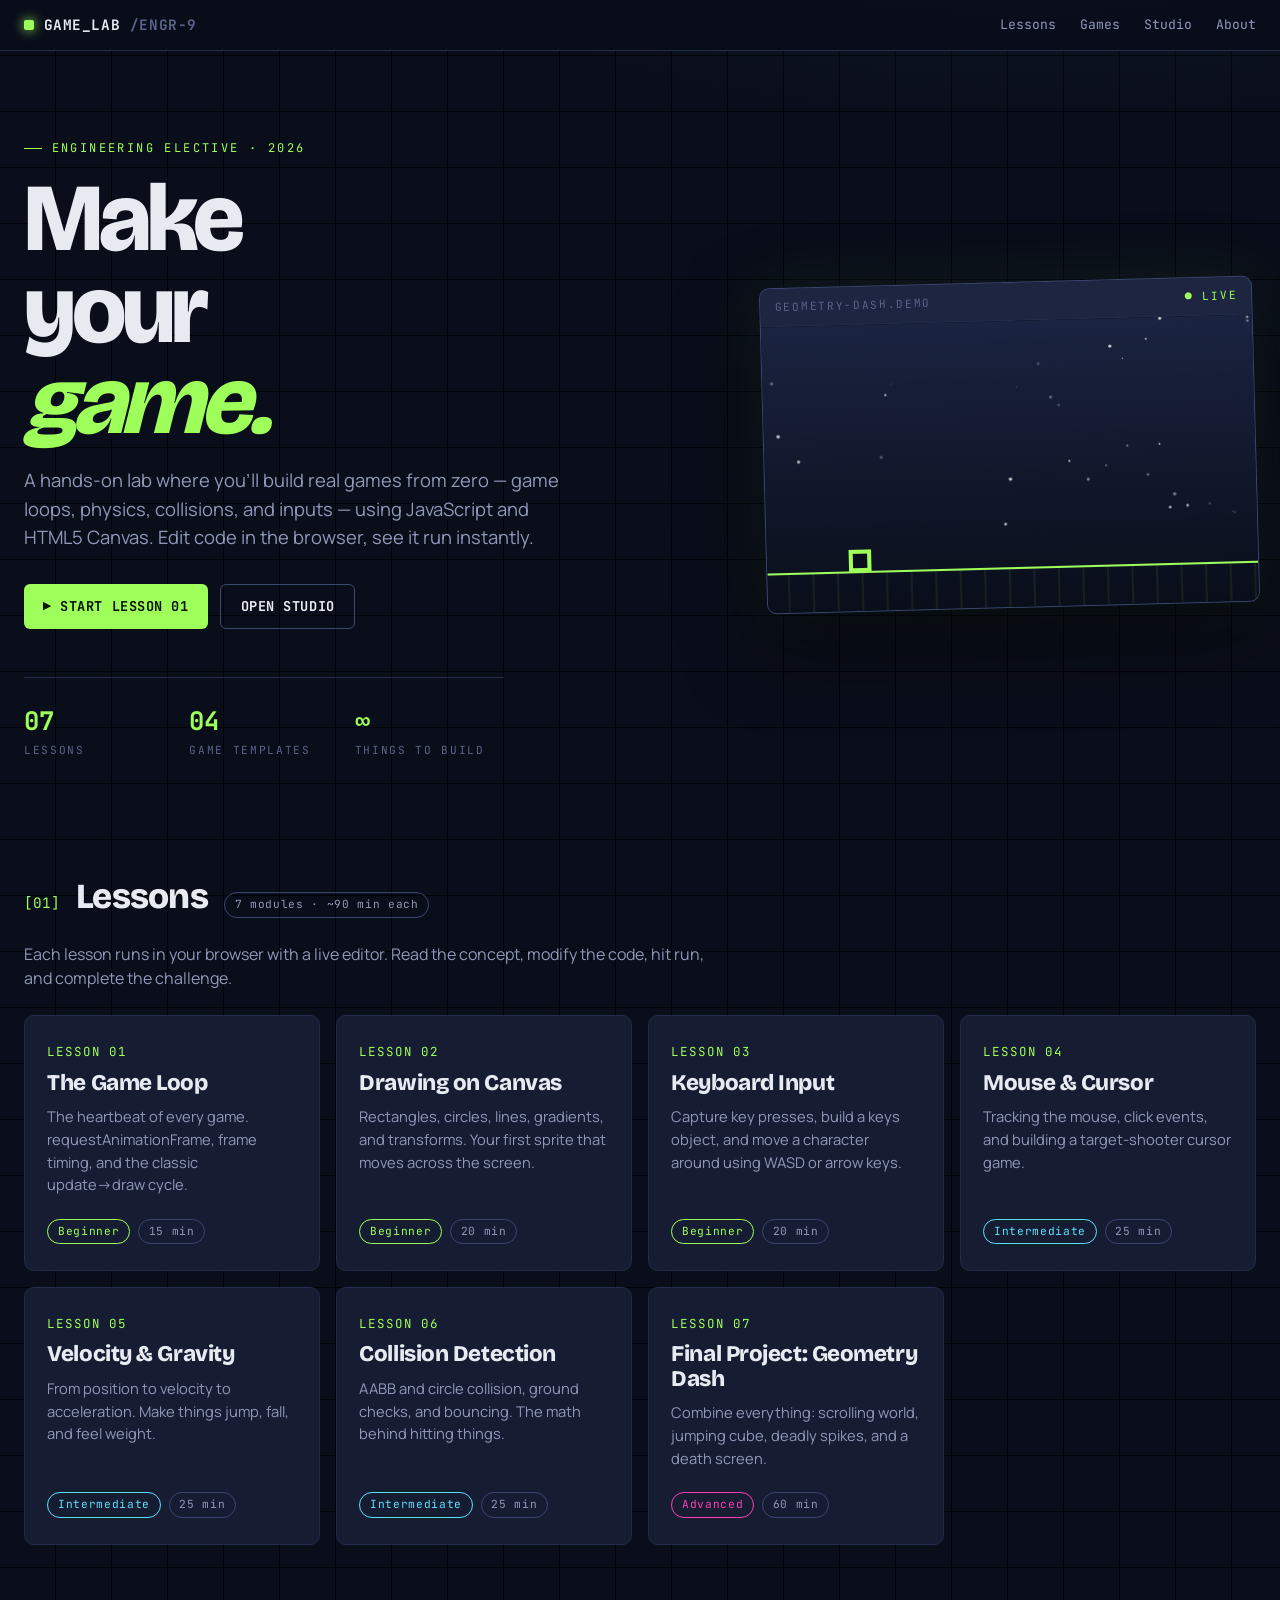
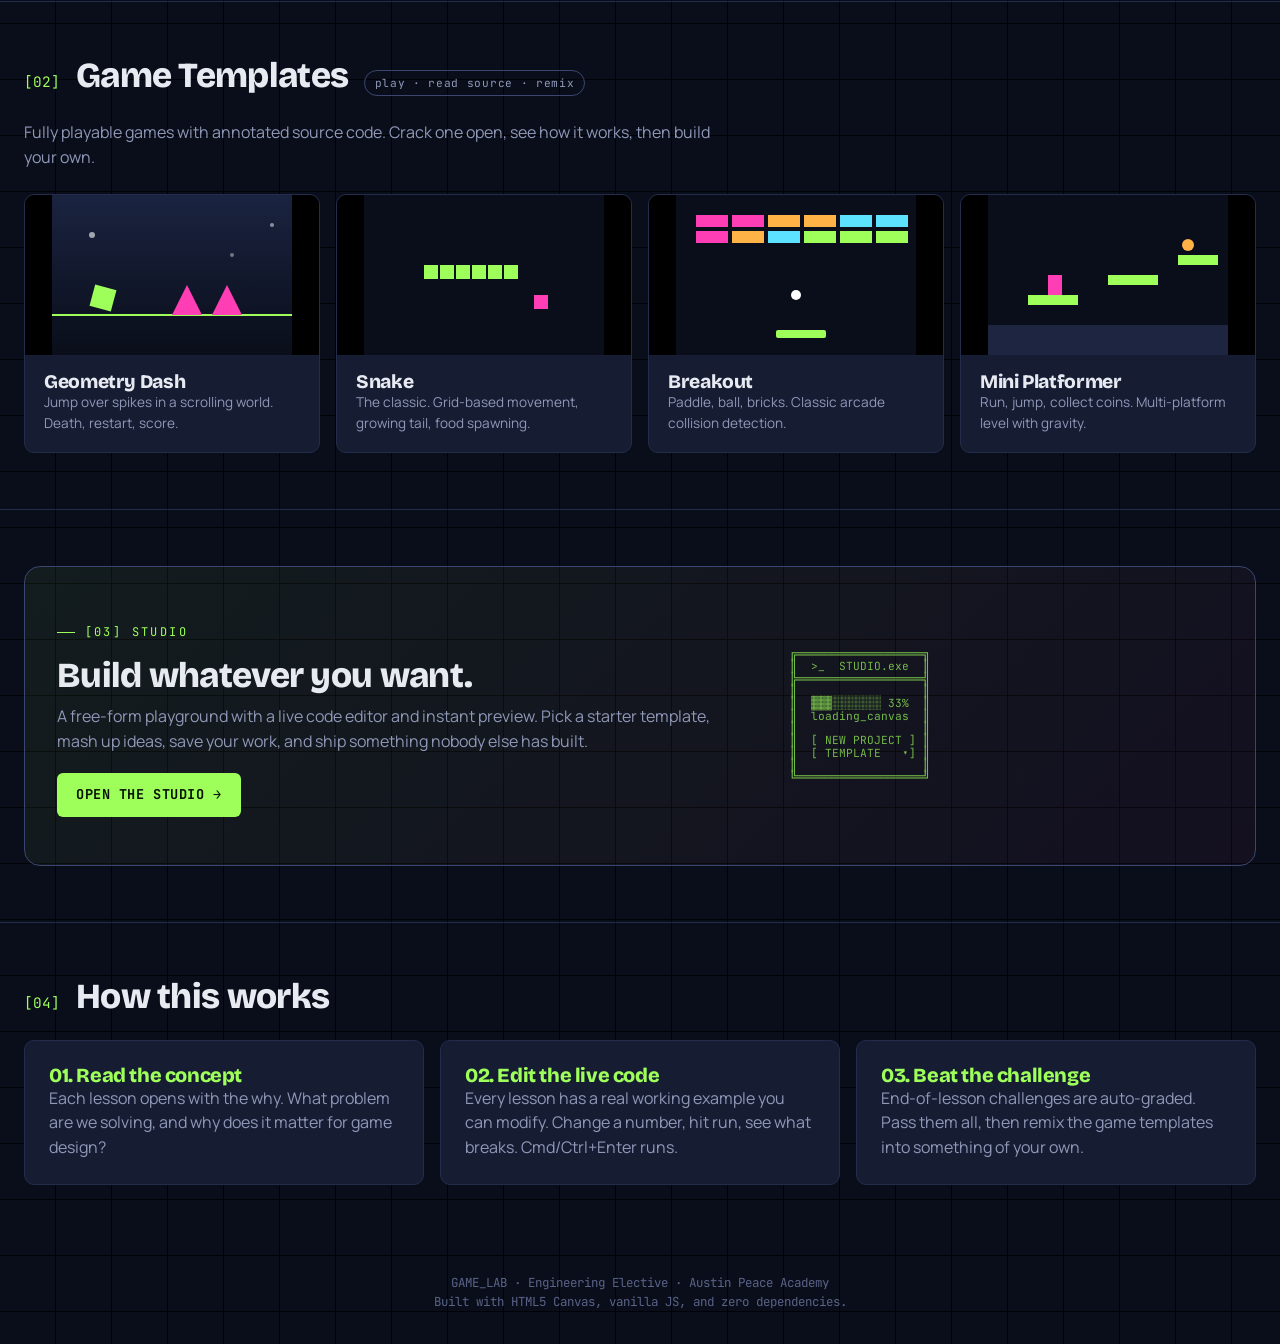
<file: index.html>
<!doctype html>
<html lang="en">
<head>
<meta charset="utf-8">
<meta name="viewport" content="width=device-width, initial-scale=1">
<title>GAME LAB — Engineering Elective</title>
<link rel="stylesheet" href="shared.css">
<style>
  .hero-home {
    padding: 5rem 0 4rem;
    position: relative;
    overflow: hidden;
  }
  .hero-grid {
    display: grid;
    grid-template-columns: 1.4fr 1fr;
    gap: 3rem;
    align-items: center;
  }
  @media (max-width: 900px) { .hero-grid { grid-template-columns: 1fr; } }
  .hero-title {
    font-family: var(--font-display);
    font-size: clamp(3rem, 8vw, 6rem);
    font-weight: 800;
    line-height: 0.95;
    letter-spacing: -0.04em;
    margin-bottom: 1.2rem;
  }
  .hero-title .accent {
    color: var(--lime);
    font-style: italic;
    font-family: 'Bricolage Grotesque', serif;
  }
  .hero-lede {
    font-size: 1.15rem;
    max-width: 50ch;
    margin-bottom: 2rem;
  }
  .hero-cta { display: flex; gap: 0.8rem; flex-wrap: wrap; }
  .hero-stats {
    margin-top: 3rem;
    display: grid;
    grid-template-columns: repeat(3, 1fr);
    gap: 1rem;
    border-top: 1px solid var(--line);
    padding-top: 1.5rem;
    max-width: 480px;
  }
  .stat .num {
    font-family: var(--font-mono);
    font-size: 1.6rem;
    color: var(--lime);
    font-weight: 700;
  }
  .stat .label {
    font-family: var(--font-mono);
    font-size: 0.7rem;
    text-transform: uppercase;
    letter-spacing: 0.15em;
    color: var(--text-mute);
  }

  /* Floating preview canvas */
  .preview-window {
    background: var(--bg-card);
    border: 1px solid var(--line-bright);
    border-radius: var(--radius);
    overflow: hidden;
    box-shadow: 0 30px 80px rgba(0,0,0,0.5), 0 0 60px rgba(158,255,90,0.08);
    transform: rotate(-1.5deg);
  }
  .preview-window:hover { transform: rotate(0); transition: transform 0.4s; }
  .preview-window .titlebar {
    padding: 0.6rem 0.9rem;
    background: var(--bg-soft);
    border-bottom: 1px solid var(--line);
    display: flex;
    align-items: center;
    justify-content: space-between;
    font-family: var(--font-mono);
    font-size: 0.7rem;
    color: var(--text-mute);
    text-transform: uppercase;
    letter-spacing: 0.15em;
  }
  .preview-window canvas {
    display: block;
    width: 100%;
    height: auto;
    background: #0a0e1a;
  }

  /* Lesson grid */
  .lessons {
    display: grid;
    grid-template-columns: repeat(auto-fill, minmax(280px, 1fr));
    gap: 1rem;
  }
  .lesson-card {
    background: var(--bg-card);
    border: 1px solid var(--line);
    border-radius: var(--radius);
    padding: 1.6rem 1.4rem;
    text-decoration: none;
    color: var(--text);
    transition: border-color 0.2s, transform 0.2s;
    display: flex;
    flex-direction: column;
    gap: 0.6rem;
    min-height: 180px;
    position: relative;
    overflow: hidden;
  }
  .lesson-card:hover {
    border-color: var(--lime);
    transform: translateY(-2px);
    text-decoration: none;
  }
  .lesson-card .num {
    font-family: var(--font-mono);
    font-size: 0.78rem;
    color: var(--lime);
    letter-spacing: 0.15em;
  }
  .lesson-card h3 {
    font-family: var(--font-display);
    font-size: 1.4rem;
    line-height: 1.1;
  }
  .lesson-card p { font-size: 0.92rem; color: var(--text-dim); }
  .lesson-card .meta {
    margin-top: auto;
    padding-top: 0.8rem;
    display: flex;
    gap: 0.5rem;
    flex-wrap: wrap;
  }

  /* Games row */
  .games-row {
    display: grid;
    grid-template-columns: repeat(auto-fit, minmax(240px, 1fr));
    gap: 1rem;
  }
  .game-card {
    background: var(--bg-card);
    border: 1px solid var(--line);
    border-radius: var(--radius);
    overflow: hidden;
    text-decoration: none;
    color: var(--text);
    transition: border-color 0.2s, transform 0.2s;
    display: flex;
    flex-direction: column;
  }
  .game-card:hover { border-color: var(--magenta); transform: translateY(-2px); text-decoration: none; }
  .game-card .thumb {
    height: 160px;
    background: #000;
    position: relative;
    overflow: hidden;
  }
  .game-card .thumb svg { width: 100%; height: 100%; display: block; }
  .game-card .body { padding: 1.1rem 1.2rem; }
  .game-card h3 { font-family: var(--font-display); font-size: 1.2rem; }
  .game-card p { font-size: 0.85rem; }

  /* Studio CTA */
  .studio-cta {
    background: linear-gradient(135deg, rgba(158,255,90,0.06), rgba(255,62,181,0.04));
    border: 1px solid var(--line-bright);
    border-radius: var(--radius-lg);
    padding: 3rem 2rem;
    display: grid;
    grid-template-columns: 1.5fr 1fr;
    gap: 2rem;
    align-items: center;
  }
  @media (max-width: 800px) { .studio-cta { grid-template-columns: 1fr; } }
  .studio-cta h2 { margin-bottom: 0.6rem; }
  .studio-cta p { margin-bottom: 1.2rem; }
  .ascii {
    font-family: var(--font-mono);
    color: var(--lime);
    font-size: 0.7rem;
    line-height: 1.1;
    white-space: pre;
    opacity: 0.7;
  }
</style>
</head>
<body>

<nav class="nav">
  <div class="nav-inner">
    <a class="brand" href="index.html"><span class="dot"></span>GAME_LAB <span style="color:var(--text-mute)">/ENGR-9</span></a>
    <ul class="nav-links">
      <li><a href="#lessons">Lessons</a></li>
      <li><a href="#games">Games</a></li>
      <li><a href="studio/index.html">Studio</a></li>
      <li><a href="#about">About</a></li>
    </ul>
  </div>
</nav>

<header class="hero-home">
  <div class="container hero-grid">
    <div>
      <div class="eyebrow mb-2">Engineering Elective · 2026</div>
      <h1 class="hero-title">Make<br>your<br><span class="accent">game.</span></h1>
      <p class="hero-lede">A hands-on lab where you'll build real games from zero — game loops, physics, collisions, and inputs — using JavaScript and HTML5 Canvas. Edit code in the browser, see it run instantly.</p>
      <div class="hero-cta">
        <a class="btn" href="lessons/01-game-loop.html">▶ Start Lesson 01</a>
        <a class="btn btn-secondary" href="studio/index.html">Open Studio</a>
      </div>
      <div class="hero-stats">
        <div class="stat"><div class="num">07</div><div class="label">Lessons</div></div>
        <div class="stat"><div class="num">04</div><div class="label">Game templates</div></div>
        <div class="stat"><div class="num">∞</div><div class="label">Things to build</div></div>
      </div>
    </div>
    <div>
      <div class="preview-window">
        <div class="titlebar">
          <span>geometry-dash.demo</span>
          <span style="color:var(--lime)">● LIVE</span>
        </div>
        <canvas id="hero-canvas" width="480" height="280"></canvas>
      </div>
    </div>
  </div>
</header>

<section id="lessons">
  <div class="container">
    <div class="section-title">
      <span class="num">[01]</span>
      <h2>Lessons</h2>
      <span class="tag">7 modules · ~90 min each</span>
    </div>
    <p class="mb-3">Each lesson runs in your browser with a live editor. Read the concept, modify the code, hit run, and complete the challenge.</p>

    <div class="lessons">
      <a class="lesson-card" href="lessons/01-game-loop.html">
        <span class="num">LESSON 01</span>
        <h3>The Game Loop</h3>
        <p>The heartbeat of every game. requestAnimationFrame, frame timing, and the classic update→draw cycle.</p>
        <div class="meta"><span class="tag lime">Beginner</span><span class="tag">15 min</span></div>
      </a>

      <a class="lesson-card" href="lessons/02-drawing.html">
        <span class="num">LESSON 02</span>
        <h3>Drawing on Canvas</h3>
        <p>Rectangles, circles, lines, gradients, and transforms. Your first sprite that moves across the screen.</p>
        <div class="meta"><span class="tag lime">Beginner</span><span class="tag">20 min</span></div>
      </a>

      <a class="lesson-card" href="lessons/03-keyboard.html">
        <span class="num">LESSON 03</span>
        <h3>Keyboard Input</h3>
        <p>Capture key presses, build a keys object, and move a character around using WASD or arrow keys.</p>
        <div class="meta"><span class="tag lime">Beginner</span><span class="tag">20 min</span></div>
      </a>

      <a class="lesson-card" href="lessons/04-mouse.html">
        <span class="num">LESSON 04</span>
        <h3>Mouse & Cursor</h3>
        <p>Tracking the mouse, click events, and building a target-shooter cursor game.</p>
        <div class="meta"><span class="tag cyan">Intermediate</span><span class="tag">25 min</span></div>
      </a>

      <a class="lesson-card" href="lessons/05-physics.html">
        <span class="num">LESSON 05</span>
        <h3>Velocity & Gravity</h3>
        <p>From position to velocity to acceleration. Make things jump, fall, and feel weight.</p>
        <div class="meta"><span class="tag cyan">Intermediate</span><span class="tag">25 min</span></div>
      </a>

      <a class="lesson-card" href="lessons/06-collision.html">
        <span class="num">LESSON 06</span>
        <h3>Collision Detection</h3>
        <p>AABB and circle collision, ground checks, and bouncing. The math behind hitting things.</p>
        <div class="meta"><span class="tag cyan">Intermediate</span><span class="tag">25 min</span></div>
      </a>

      <a class="lesson-card" href="lessons/07-final.html">
        <span class="num">LESSON 07</span>
        <h3>Final Project: Geometry Dash</h3>
        <p>Combine everything: scrolling world, jumping cube, deadly spikes, and a death screen.</p>
        <div class="meta"><span class="tag mag">Advanced</span><span class="tag">60 min</span></div>
      </a>
    </div>
  </div>
</section>

<section id="games">
  <div class="container">
    <div class="section-title">
      <span class="num">[02]</span>
      <h2>Game Templates</h2>
      <span class="tag">play · read source · remix</span>
    </div>
    <p class="mb-3">Fully playable games with annotated source code. Crack one open, see how it works, then build your own.</p>

    <div class="games-row">
      <a class="game-card" href="games/geometry-dash.html">
        <div class="thumb">
          <svg viewBox="0 0 240 160" xmlns="http://www.w3.org/2000/svg">
            <defs><linearGradient id="g1" x1="0" y1="0" x2="0" y2="1">
              <stop offset="0" stop-color="#1a2340"/><stop offset="1" stop-color="#0a0e1a"/>
            </linearGradient></defs>
            <rect width="240" height="160" fill="url(#g1)"/>
            <line x1="0" y1="120" x2="240" y2="120" stroke="#9eff5a" stroke-width="2"/>
            <rect x="40" y="92" width="22" height="22" fill="#9eff5a" transform="rotate(15 51 103)"/>
            <polygon points="120,120 135,90 150,120" fill="#ff3eb5"/>
            <polygon points="160,120 175,90 190,120" fill="#ff3eb5"/>
            <circle cx="40" cy="40" r="3" fill="#fff" opacity="0.6"/>
            <circle cx="180" cy="60" r="2" fill="#fff" opacity="0.4"/>
            <circle cx="220" cy="30" r="2" fill="#fff" opacity="0.5"/>
          </svg>
        </div>
        <div class="body">
          <h3>Geometry Dash</h3>
          <p>Jump over spikes in a scrolling world. Death, restart, score.</p>
        </div>
      </a>

      <a class="game-card" href="games/snake.html">
        <div class="thumb">
          <svg viewBox="0 0 240 160" xmlns="http://www.w3.org/2000/svg">
            <rect width="240" height="160" fill="#0a0e1a"/>
            <g fill="#9eff5a">
              <rect x="60" y="70" width="14" height="14"/>
              <rect x="76" y="70" width="14" height="14"/>
              <rect x="92" y="70" width="14" height="14"/>
              <rect x="108" y="70" width="14" height="14"/>
              <rect x="124" y="70" width="14" height="14"/>
              <rect x="140" y="70" width="14" height="14"/>
            </g>
            <rect x="170" y="100" width="14" height="14" fill="#ff3eb5"/>
          </svg>
        </div>
        <div class="body">
          <h3>Snake</h3>
          <p>The classic. Grid-based movement, growing tail, food spawning.</p>
        </div>
      </a>

      <a class="game-card" href="games/breakout.html">
        <div class="thumb">
          <svg viewBox="0 0 240 160" xmlns="http://www.w3.org/2000/svg">
            <rect width="240" height="160" fill="#0a0e1a"/>
            <g>
              <rect x="20" y="20" width="32" height="12" fill="#ff3eb5"/>
              <rect x="56" y="20" width="32" height="12" fill="#ff3eb5"/>
              <rect x="92" y="20" width="32" height="12" fill="#ffb347"/>
              <rect x="128" y="20" width="32" height="12" fill="#ffb347"/>
              <rect x="164" y="20" width="32" height="12" fill="#5ce1ff"/>
              <rect x="200" y="20" width="32" height="12" fill="#5ce1ff"/>
              <rect x="20" y="36" width="32" height="12" fill="#ff3eb5"/>
              <rect x="56" y="36" width="32" height="12" fill="#ffb347"/>
              <rect x="92" y="36" width="32" height="12" fill="#5ce1ff"/>
              <rect x="128" y="36" width="32" height="12" fill="#9eff5a"/>
              <rect x="164" y="36" width="32" height="12" fill="#9eff5a"/>
              <rect x="200" y="36" width="32" height="12" fill="#9eff5a"/>
            </g>
            <circle cx="120" cy="100" r="5" fill="#fff"/>
            <rect x="100" y="135" width="50" height="8" fill="#9eff5a" rx="2"/>
          </svg>
        </div>
        <div class="body">
          <h3>Breakout</h3>
          <p>Paddle, ball, bricks. Classic arcade collision detection.</p>
        </div>
      </a>

      <a class="game-card" href="games/platformer.html">
        <div class="thumb">
          <svg viewBox="0 0 240 160" xmlns="http://www.w3.org/2000/svg">
            <rect width="240" height="160" fill="#0a0e1a"/>
            <rect x="0" y="130" width="240" height="30" fill="#1d2540"/>
            <rect x="40" y="100" width="50" height="10" fill="#9eff5a"/>
            <rect x="120" y="80" width="50" height="10" fill="#9eff5a"/>
            <rect x="190" y="60" width="40" height="10" fill="#9eff5a"/>
            <rect x="60" y="80" width="14" height="20" fill="#ff3eb5"/>
            <circle cx="200" cy="50" r="6" fill="#ffb347"/>
          </svg>
        </div>
        <div class="body">
          <h3>Mini Platformer</h3>
          <p>Run, jump, collect coins. Multi-platform level with gravity.</p>
        </div>
      </a>
    </div>
  </div>
</section>

<section id="studio">
  <div class="container">
    <div class="studio-cta">
      <div>
        <div class="eyebrow mb-2">[03] Studio</div>
        <h2>Build whatever you want.</h2>
        <p>A free-form playground with a live code editor and instant preview. Pick a starter template, mash up ideas, save your work, and ship something nobody else has built.</p>
        <a class="btn" href="studio/index.html">Open the Studio →</a>
      </div>
      <div class="ascii">
   ╔══════════════════╗
   ║  &gt;_  STUDIO.exe  ║
   ╠══════════════════╣
   ║                  ║
   ║  ▓▓▓░░░░░░░ 33%  ║
   ║  loading_canvas  ║
   ║                  ║
   ║  [ NEW PROJECT ] ║
   ║  [ TEMPLATE   ▾] ║
   ║                  ║
   ╚══════════════════╝
      </div>
    </div>
  </div>
</section>

<section id="about">
  <div class="container">
    <div class="section-title">
      <span class="num">[04]</span>
      <h2>How this works</h2>
    </div>
    <div class="row">
      <div class="card">
        <h3 style="color:var(--lime)">01. Read the concept</h3>
        <p>Each lesson opens with the why. What problem are we solving, and why does it matter for game design?</p>
      </div>
      <div class="card">
        <h3 style="color:var(--lime)">02. Edit the live code</h3>
        <p>Every lesson has a real working example you can modify. Change a number, hit run, see what breaks. Cmd/Ctrl+Enter runs.</p>
      </div>
      <div class="card">
        <h3 style="color:var(--lime)">03. Beat the challenge</h3>
        <p>End-of-lesson challenges are auto-graded. Pass them all, then remix the game templates into something of your own.</p>
      </div>
    </div>
  </div>
</section>

<footer class="site-footer">
  GAME_LAB · Engineering Elective · Austin Peace Academy<br>
  Built with HTML5 Canvas, vanilla JS, and zero dependencies.
</footer>

<script>
// Hero canvas: a tiny live Geometry Dash demo to set the tone
(function() {
  const c = document.getElementById('hero-canvas');
  if (!c) return;
  const ctx = c.getContext('2d');
  const W = c.width, H = c.height;
  const player = { x: 80, y: H - 60, vy: 0, size: 22, rotation: 0 };
  const ground = H - 38;
  const gravity = 0.7;
  const jumpV = -11.5;
  let scrollX = 0;
  const speed = 3.5;
  const obstacles = [];
  let nextSpawn = 200;
  const stars = Array.from({length: 30}, () => ({
    x: Math.random() * W, y: Math.random() * (H - 80), r: Math.random() * 1.5 + 0.3,
    a: Math.random() * 0.7 + 0.2
  }));

  function reset() {
    player.x = 80; player.y = H - 60; player.vy = 0; player.rotation = 0;
    obstacles.length = 0;
    scrollX = 0;
    nextSpawn = 200;
  }

  function update() {
    // gravity
    player.vy += gravity;
    player.y += player.vy;
    if (player.y + player.size >= ground) {
      player.y = ground - player.size;
      player.vy = 0;
      player.rotation = 0;
    } else {
      player.rotation += 0.18;
    }

    // auto-jump for demo if there's a spike close
    const incoming = obstacles.find(o => o.x > player.x && o.x - player.x < 70);
    if (incoming && player.y + player.size >= ground) player.vy = jumpV;

    // scroll obstacles
    obstacles.forEach(o => o.x -= speed);
    while (obstacles.length && obstacles[0].x < -40) obstacles.shift();

    // spawn
    scrollX += speed;
    if (scrollX > nextSpawn) {
      obstacles.push({ x: W + 20, w: 20, h: 26 });
      nextSpawn = scrollX + 140 + Math.random() * 90;
    }

    // collision = reset (so demo never dies-stuck)
    for (const o of obstacles) {
      if (player.x + player.size > o.x && player.x < o.x + o.w &&
          player.y + player.size > ground - o.h) {
        reset();
        return;
      }
    }
  }

  function draw() {
    // bg
    const grd = ctx.createLinearGradient(0, 0, 0, H);
    grd.addColorStop(0, '#1a2340');
    grd.addColorStop(1, '#0a0e1a');
    ctx.fillStyle = grd;
    ctx.fillRect(0, 0, W, H);
    // stars
    stars.forEach(s => {
      ctx.fillStyle = 'rgba(255,255,255,' + s.a + ')';
      ctx.beginPath(); ctx.arc(s.x, s.y, s.r, 0, Math.PI*2); ctx.fill();
    });
    // ground line
    ctx.strokeStyle = '#9eff5a';
    ctx.lineWidth = 2;
    ctx.beginPath(); ctx.moveTo(0, ground); ctx.lineTo(W, ground); ctx.stroke();
    // ground grid
    ctx.strokeStyle = 'rgba(158,255,90,0.15)';
    ctx.lineWidth = 1;
    const offset = (-scrollX) % 24;
    for (let x = offset; x < W; x += 24) {
      ctx.beginPath(); ctx.moveTo(x, ground); ctx.lineTo(x, H); ctx.stroke();
    }
    // spikes
    ctx.fillStyle = '#ff3eb5';
    obstacles.forEach(o => {
      ctx.beginPath();
      ctx.moveTo(o.x, ground);
      ctx.lineTo(o.x + o.w / 2, ground - o.h);
      ctx.lineTo(o.x + o.w, ground);
      ctx.closePath();
      ctx.fill();
    });
    // player cube
    ctx.save();
    ctx.translate(player.x + player.size/2, player.y + player.size/2);
    ctx.rotate(player.rotation);
    ctx.fillStyle = '#9eff5a';
    ctx.fillRect(-player.size/2, -player.size/2, player.size, player.size);
    ctx.fillStyle = '#0a0e1a';
    ctx.fillRect(-player.size/2 + 4, -player.size/2 + 4, player.size - 8, player.size - 8);
    ctx.restore();
  }

  function loop() {
    update();
    draw();
    requestAnimationFrame(loop);
  }
  loop();
})();
</script>

</body>
</html>
</file>
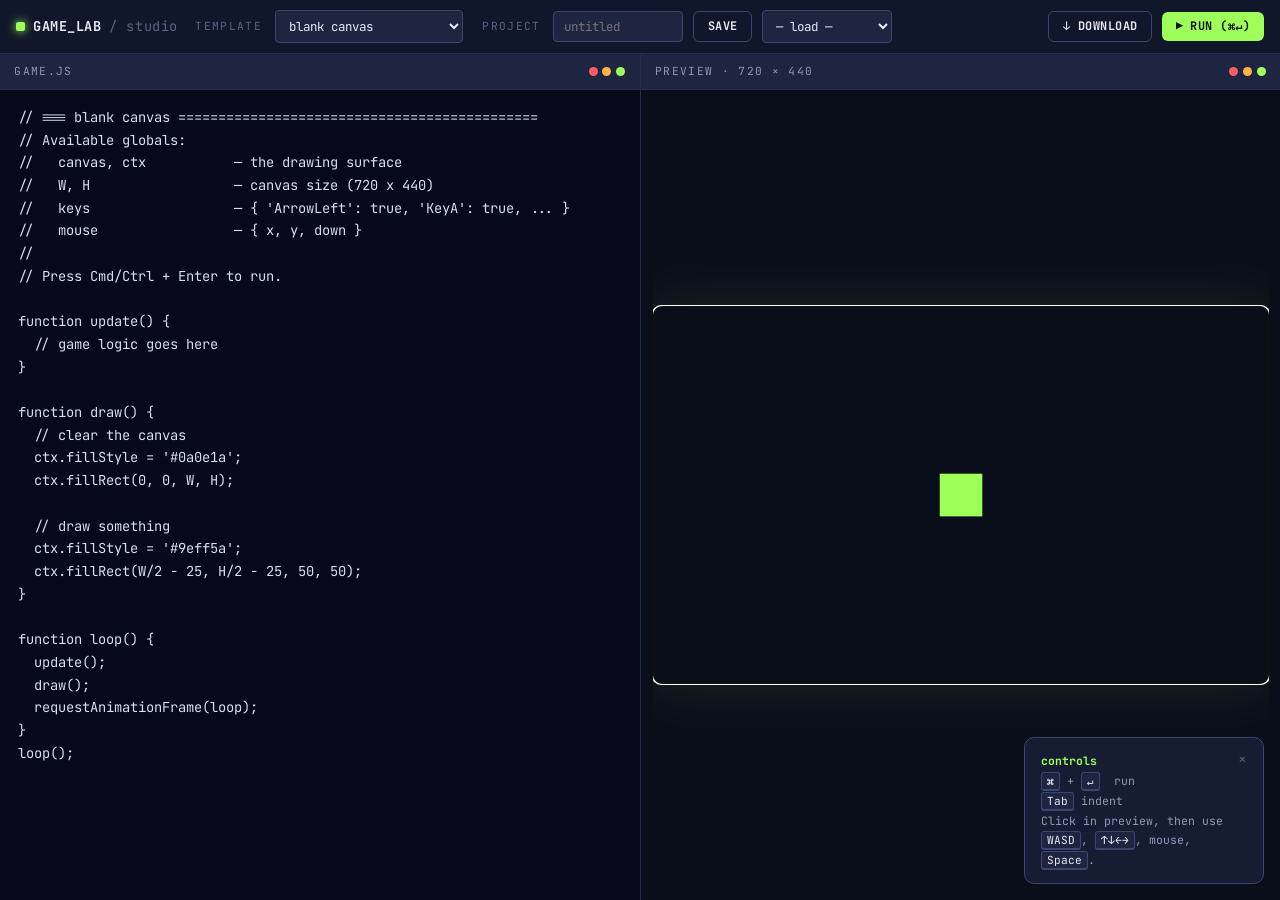
<file: studio/index.html>
<!doctype html>
<html lang="en">
<head>
<meta charset="utf-8">
<meta name="viewport" content="width=device-width, initial-scale=1">
<title>Studio · GAME LAB</title>
<link rel="stylesheet" href="../shared.css">
<style>
  html, body { height: 100%; overflow: hidden; }
  body {
    display: flex;
    flex-direction: column;
    background: var(--bg);
  }
  body::before { display: none; } /* kill the blueprint grid in studio for cleaner look */

  .studio-bar {
    flex-shrink: 0;
    background: var(--bg-elev);
    border-bottom: 1px solid var(--line);
    display: flex;
    align-items: center;
    gap: 0.6rem;
    padding: 0.6rem 1rem;
    flex-wrap: wrap;
  }
  .studio-bar .brand {
    display: flex;
    align-items: center;
    gap: 0.5rem;
    font-family: var(--font-mono);
    font-weight: 700;
    font-size: 0.85rem;
    color: var(--text);
    margin-right: 0.5rem;
    text-decoration: none;
  }
  .studio-bar .brand .dot {
    width: 9px; height: 9px;
    background: var(--lime);
    border-radius: 2px;
    box-shadow: 0 0 10px var(--lime);
    animation: pulse 1.6s ease-in-out infinite;
  }
  .studio-bar a { text-decoration: none; }
  .studio-bar select,
  .studio-bar input[type="text"] {
    background: var(--bg-soft);
    border: 1px solid var(--line-bright);
    color: var(--text);
    font-family: var(--font-mono);
    font-size: 0.78rem;
    padding: 0.4rem 0.6rem;
    border-radius: 4px;
    outline: none;
  }
  .studio-bar select:focus,
  .studio-bar input:focus { border-color: var(--lime); }
  .studio-bar .label {
    font-family: var(--font-mono);
    font-size: 0.7rem;
    text-transform: uppercase;
    color: var(--text-mute);
    letter-spacing: 0.12em;
    margin-right: 0.2rem;
  }
  .studio-bar .spacer { flex: 1; }
  .studio-bar .btn { padding: 0.4rem 0.85rem; font-size: 0.74rem; }

  .studio-main {
    flex: 1;
    min-height: 0;
    display: grid;
    grid-template-columns: 1fr 1fr;
    gap: 1px;
    background: var(--line);
  }
  @media (max-width: 900px) {
    .studio-main { grid-template-columns: 1fr; grid-template-rows: 1fr 1fr; }
  }
  .pane {
    background: var(--bg-elev);
    display: flex;
    flex-direction: column;
    min-height: 0;
    min-width: 0;
  }
  .pane-head {
    padding: 0.55rem 0.9rem;
    background: var(--bg-soft);
    border-bottom: 1px solid var(--line);
    display: flex;
    align-items: center;
    justify-content: space-between;
    font-family: var(--font-mono);
    font-size: 0.7rem;
    text-transform: uppercase;
    letter-spacing: 0.12em;
    color: var(--text-dim);
    flex-shrink: 0;
  }
  .pane-head .dots { display: flex; gap: 0.3rem; }
  .pane-head .dots span { width: 9px; height: 9px; border-radius: 50%; background: var(--line-bright); }
  .pane-head .dots span:nth-child(1) { background: var(--red); }
  .pane-head .dots span:nth-child(2) { background: var(--amber); }
  .pane-head .dots span:nth-child(3) { background: var(--lime); }

  #editor {
    flex: 1;
    background: #07091a;
    color: #d8def0;
    border: none;
    outline: none;
    font-family: var(--font-mono);
    font-size: 0.86rem;
    line-height: 1.65;
    padding: 1rem 1.1rem;
    resize: none;
    width: 100%;
    tab-size: 2;
    white-space: pre;
    overflow: auto;
  }

  #preview {
    flex: 1;
    width: 100%;
    border: none;
    background: #fff;
  }

  .toast {
    position: fixed;
    bottom: 24px;
    left: 50%;
    transform: translateX(-50%);
    background: var(--bg-card);
    border: 1px solid var(--lime);
    color: var(--lime);
    font-family: var(--font-mono);
    font-size: 0.8rem;
    padding: 0.6rem 1.2rem;
    border-radius: 6px;
    box-shadow: 0 8px 24px rgba(0,0,0,0.5);
    opacity: 0;
    pointer-events: none;
    transition: opacity 0.2s, transform 0.2s;
    z-index: 200;
  }
  .toast.show {
    opacity: 1;
    transform: translateX(-50%) translateY(-6px);
  }

  .help {
    position: fixed;
    bottom: 16px;
    right: 16px;
    background: var(--bg-card);
    border: 1px solid var(--line-bright);
    border-radius: var(--radius);
    padding: 0.8rem 1rem;
    font-family: var(--font-mono);
    font-size: 0.72rem;
    color: var(--text-dim);
    z-index: 100;
    max-width: 240px;
    line-height: 1.7;
  }
  .help kbd {
    background: var(--bg-soft);
    border: 1px solid var(--line-bright);
    border-bottom-width: 2px;
    border-radius: 3px;
    padding: 1px 5px;
    color: var(--text);
    font-family: var(--font-mono);
    font-size: 0.7rem;
  }
  .help .close {
    float: right;
    background: none;
    border: none;
    color: var(--text-mute);
    cursor: pointer;
    font-family: var(--font-mono);
    font-size: 0.9rem;
    margin-left: 0.5rem;
    margin-top: -2px;
  }
  .help .close:hover { color: var(--lime); }
</style>
</head>
<body>

<div class="studio-bar">
  <a class="brand" href="../index.html"><span class="dot"></span>GAME_LAB <span style="color:var(--text-mute);font-weight:400;">/ studio</span></a>

  <span class="label">template</span>
  <select id="template-select">
    <option value="blank">blank canvas</option>
    <option value="bouncing">bouncing ball</option>
    <option value="topdown">top-down mover</option>
    <option value="geometry-dash">geometry dash starter</option>
    <option value="snake">snake starter</option>
    <option value="breakout">breakout starter</option>
    <option value="platformer">platformer starter</option>
    <option value="particles">particle fountain</option>
  </select>

  <span class="label" style="margin-left: 0.6rem;">project</span>
  <input type="text" id="project-name" placeholder="untitled" style="width: 130px;">
  <button class="btn btn-secondary" id="save-btn">Save</button>
  <select id="load-select" style="width: 130px;">
    <option value="">— load —</option>
  </select>

  <span class="spacer"></span>

  <button class="btn btn-secondary" id="download-btn">↓ Download</button>
  <button class="btn" id="run-btn">▶ Run  (⌘↵)</button>
</div>

<div class="studio-main">
  <div class="pane">
    <div class="pane-head">
      <span>game.js</span>
      <div class="dots"><span></span><span></span><span></span></div>
    </div>
    <textarea id="editor" spellcheck="false"></textarea>
  </div>
  <div class="pane">
    <div class="pane-head">
      <span id="preview-status">preview · 720 × 440</span>
      <div class="dots"><span></span><span></span><span></span></div>
    </div>
    <iframe id="preview" sandbox="allow-scripts"></iframe>
  </div>
</div>

<div class="toast" id="toast">Saved.</div>

<div class="help" id="help">
  <button class="close" id="help-close">×</button>
  <strong style="color:var(--lime);">controls</strong><br>
  <kbd>⌘</kbd> + <kbd>↵</kbd> &nbsp;run<br>
  <kbd>Tab</kbd> indent<br>
  Click in preview, then use <kbd>WASD</kbd>, <kbd>↑↓←→</kbd>, mouse, <kbd>Space</kbd>.
</div>

<script>
// ============================================================
// GAME LAB · STUDIO
// ============================================================

const CANVAS_W = 720;
const CANVAS_H = 440;

// ----- Templates -----
// Each template is a complete, runnable game starter that fits
// the canvas + game-loop scaffold. Students can load, edit, run.
const TEMPLATES = {

blank:
`// === blank canvas =============================================
// Available globals:
//   canvas, ctx           — the drawing surface
//   W, H                  — canvas size (${CANVAS_W} x ${CANVAS_H})
//   keys                  — { 'ArrowLeft': true, 'KeyA': true, ... }
//   mouse                 — { x, y, down }
//
// Press Cmd/Ctrl + Enter to run.

function update() {
  // game logic goes here
}

function draw() {
  // clear the canvas
  ctx.fillStyle = '#0a0e1a';
  ctx.fillRect(0, 0, W, H);

  // draw something
  ctx.fillStyle = '#9eff5a';
  ctx.fillRect(W/2 - 25, H/2 - 25, 50, 50);
}

function loop() {
  update();
  draw();
  requestAnimationFrame(loop);
}
loop();
`,

bouncing:
`// === bouncing ball ============================================
// A ball that bounces off the walls. The classic.

const ball = {
  x: W / 2, y: H / 2,
  vx: 4, vy: 3,
  r: 18
};

function update() {
  ball.x += ball.vx;
  ball.y += ball.vy;
  if (ball.x - ball.r < 0 || ball.x + ball.r > W) ball.vx *= -1;
  if (ball.y - ball.r < 0 || ball.y + ball.r > H) ball.vy *= -1;
}

function draw() {
  ctx.fillStyle = '#0a0e1a';
  ctx.fillRect(0, 0, W, H);

  ctx.fillStyle = '#9eff5a';
  ctx.shadowColor = '#9eff5a';
  ctx.shadowBlur = 20;
  ctx.beginPath();
  ctx.arc(ball.x, ball.y, ball.r, 0, Math.PI * 2);
  ctx.fill();
  ctx.shadowBlur = 0;
}

function loop() { update(); draw(); requestAnimationFrame(loop); }
loop();
`,

topdown:
`// === top-down mover ===========================================
// WASD or arrow keys move the player around. No gravity.

const player = { x: W/2, y: H/2, size: 28, speed: 4 };

function update() {
  if (keys.ArrowLeft  || keys.KeyA) player.x -= player.speed;
  if (keys.ArrowRight || keys.KeyD) player.x += player.speed;
  if (keys.ArrowUp    || keys.KeyW) player.y -= player.speed;
  if (keys.ArrowDown  || keys.KeyS) player.y += player.speed;

  // Stay on screen
  player.x = Math.max(player.size/2, Math.min(W - player.size/2, player.x));
  player.y = Math.max(player.size/2, Math.min(H - player.size/2, player.y));
}

function draw() {
  ctx.fillStyle = '#0a0e1a';
  ctx.fillRect(0, 0, W, H);

  // grid
  ctx.strokeStyle = 'rgba(35,44,74,0.6)';
  for (let x = 0; x < W; x += 40) {
    ctx.beginPath(); ctx.moveTo(x, 0); ctx.lineTo(x, H); ctx.stroke();
  }
  for (let y = 0; y < H; y += 40) {
    ctx.beginPath(); ctx.moveTo(0, y); ctx.lineTo(W, y); ctx.stroke();
  }

  // player
  ctx.fillStyle = '#9eff5a';
  ctx.shadowColor = '#9eff5a';
  ctx.shadowBlur = 16;
  ctx.fillRect(player.x - player.size/2, player.y - player.size/2,
               player.size, player.size);
  ctx.shadowBlur = 0;
}

function loop() { update(); draw(); requestAnimationFrame(loop); }
loop();
`,

'geometry-dash':
`// === geometry dash starter ====================================
// A simple jumping cube. TODO: add scrolling spikes & death.

const player = { x: 100, y: H - 40, vy: 0, size: 24, onGround: true };
const ground = H - 28;
const gravity = 0.7;
const jumpV   = -12;

let scrollX = 0;
const speed = 4;

function update() {
  // gravity + jump
  player.vy += gravity;
  player.y  += player.vy;
  if (player.y + player.size/2 >= ground) {
    player.y = ground - player.size/2;
    player.vy = 0;
    player.onGround = true;
  }
  if ((keys[' '] || keys.ArrowUp) && player.onGround) {
    player.vy = jumpV;
    player.onGround = false;
  }
  scrollX += speed;

  // TODO: spawn scrolling spikes, check collision, end game
}

function draw() {
  ctx.fillStyle = '#0a0e1a';
  ctx.fillRect(0, 0, W, H);

  // ground line
  ctx.strokeStyle = '#9eff5a';
  ctx.lineWidth = 2;
  ctx.beginPath();
  ctx.moveTo(0, ground); ctx.lineTo(W, ground); ctx.stroke();

  // moving stripes on ground (parallax fakeout)
  ctx.strokeStyle = 'rgba(158,255,90,0.2)';
  for (let x = -((scrollX * 1.5) % 32); x < W; x += 32) {
    ctx.beginPath();
    ctx.moveTo(x, ground); ctx.lineTo(x - 14, H);
    ctx.stroke();
  }

  // player
  ctx.fillStyle = '#9eff5a';
  ctx.shadowColor = '#9eff5a';
  ctx.shadowBlur = 16;
  ctx.fillRect(player.x - player.size/2, player.y - player.size/2,
               player.size, player.size);
  ctx.shadowBlur = 0;
}

function loop() { update(); draw(); requestAnimationFrame(loop); }
loop();
`,

snake:
`// === snake starter ============================================
// Grid-based. TODO: add food, growing tail, collision.

const CELL = 20;
const COLS = Math.floor(W / CELL);
const ROWS = Math.floor(H / CELL);

let snake = [{x: 5, y: 5}, {x: 6, y: 5}, {x: 7, y: 5}];
let dir = { x: 1, y: 0 };
let lastTick = 0;

window.addEventListener('keydown', e => {
  if (e.code === 'ArrowLeft'  && dir.x !== 1)  dir = { x:-1, y: 0 };
  if (e.code === 'ArrowRight' && dir.x !== -1) dir = { x: 1, y: 0 };
  if (e.code === 'ArrowUp'    && dir.y !== 1)  dir = { x: 0, y:-1 };
  if (e.code === 'ArrowDown'  && dir.y !== -1) dir = { x: 0, y: 1 };
});

function tick() {
  const head = snake[snake.length - 1];
  snake.push({ x: head.x + dir.x, y: head.y + dir.y });
  snake.shift();
  // TODO: add food, grow on eat, detect self-collision and walls
}

function draw() {
  ctx.fillStyle = '#0a0e1a';
  ctx.fillRect(0, 0, W, H);

  // snake
  ctx.fillStyle = '#9eff5a';
  for (const s of snake) {
    ctx.fillRect(s.x * CELL + 1, s.y * CELL + 1, CELL - 2, CELL - 2);
  }
}

function loop(now) {
  if (now - lastTick > 130) { lastTick = now; tick(); }
  draw();
  requestAnimationFrame(loop);
}
requestAnimationFrame(loop);
`,

breakout:
`// === breakout starter =========================================
// Paddle + ball. TODO: add bricks!

const paddle = { x: W/2 - 60, y: H - 24, w: 120, h: 12, speed: 7 };
const ball   = { x: W/2, y: H/2, vx: 4, vy: -3.5, r: 7 };

function update() {
  if (keys.ArrowLeft  || keys.KeyA) paddle.x -= paddle.speed;
  if (keys.ArrowRight || keys.KeyD) paddle.x += paddle.speed;
  paddle.x = Math.max(0, Math.min(W - paddle.w, paddle.x));

  ball.x += ball.vx;
  ball.y += ball.vy;
  if (ball.x - ball.r < 0 || ball.x + ball.r > W) ball.vx *= -1;
  if (ball.y - ball.r < 0) ball.vy *= -1;

  // paddle bounce
  if (ball.y + ball.r > paddle.y && ball.y < paddle.y + paddle.h &&
      ball.x > paddle.x && ball.x < paddle.x + paddle.w && ball.vy > 0) {
    ball.vy *= -1;
    // steer based on hit position
    const hit = (ball.x - (paddle.x + paddle.w/2)) / (paddle.w/2);
    ball.vx = hit * 5;
  }

  // bottom = reset
  if (ball.y > H) { ball.x = W/2; ball.y = H/2; ball.vx = 4; ball.vy = -3.5; }

  // TODO: build a 2D array of bricks. Detect ball-vs-brick collision
  // and remove bricks on hit.
}

function draw() {
  ctx.fillStyle = '#0a0e1a';
  ctx.fillRect(0, 0, W, H);

  ctx.fillStyle = '#9eff5a';
  ctx.fillRect(paddle.x, paddle.y, paddle.w, paddle.h);

  ctx.beginPath();
  ctx.fillStyle = '#fff';
  ctx.arc(ball.x, ball.y, ball.r, 0, Math.PI * 2);
  ctx.fill();
}

function loop() { update(); draw(); requestAnimationFrame(loop); }
loop();
`,

platformer:
`// === platformer starter =======================================
// One platform, one player. TODO: add more platforms + coins.

const player = { x: 80, y: 200, w: 28, h: 32, vx: 0, vy: 0, onGround: false };
const platforms = [
  { x: 0, y: H - 30, w: W, h: 30 },              // ground
  { x: 200, y: H - 110, w: 140, h: 14 },         // floating block
  { x: 420, y: H - 180, w: 140, h: 14 },         // higher block
];

const GRAVITY = 0.6;
const SPEED   = 4;
const JUMP_V  = -12;

function overlap(a, b) {
  return a.x < b.x + b.w && a.x + a.w > b.x &&
         a.y < b.y + b.h && a.y + a.h > b.y;
}

function update() {
  player.vx = 0;
  if (keys.ArrowLeft  || keys.KeyA) player.vx = -SPEED;
  if (keys.ArrowRight || keys.KeyD) player.vx =  SPEED;

  if ((keys[' '] || keys.ArrowUp || keys.KeyW) && player.onGround) {
    player.vy = JUMP_V;
    player.onGround = false;
  }

  player.vy += GRAVITY;

  // x-axis
  player.x += player.vx;
  for (const p of platforms) {
    if (overlap(player, p)) {
      if (player.vx > 0) player.x = p.x - player.w;
      else if (player.vx < 0) player.x = p.x + p.w;
    }
  }

  // y-axis
  player.y += player.vy;
  player.onGround = false;
  for (const p of platforms) {
    if (overlap(player, p)) {
      if (player.vy > 0) { player.y = p.y - player.h; player.onGround = true; }
      else if (player.vy < 0) player.y = p.y + p.h;
      player.vy = 0;
    }
  }
}

function draw() {
  ctx.fillStyle = '#0a0e1a';
  ctx.fillRect(0, 0, W, H);

  for (const p of platforms) {
    ctx.fillStyle = '#1d2540';
    ctx.fillRect(p.x, p.y, p.w, p.h);
    ctx.fillStyle = '#9eff5a';
    ctx.fillRect(p.x, p.y, p.w, 2);
  }

  ctx.fillStyle = '#9eff5a';
  ctx.shadowColor = '#9eff5a';
  ctx.shadowBlur = 14;
  ctx.fillRect(player.x, player.y, player.w, player.h);
  ctx.shadowBlur = 0;
}

function loop() { update(); draw(); requestAnimationFrame(loop); }
loop();
`,

particles:
`// === particle fountain ========================================
// Click in the canvas to spray particles. Just for vibes.

const particles = [];

function spawn(x, y) {
  for (let i = 0; i < 8; i++) {
    particles.push({
      x, y,
      vx: (Math.random() - 0.5) * 6,
      vy: -2 - Math.random() * 5,
      life: 60 + Math.random() * 40,
      hue: Math.random() * 360,
      size: 2 + Math.random() * 3
    });
  }
}

// auto-spawn at the mouse position when held
function update() {
  if (mouse.down) spawn(mouse.x, mouse.y);

  for (let i = particles.length - 1; i >= 0; i--) {
    const p = particles[i];
    p.x += p.vx;
    p.y += p.vy;
    p.vy += 0.18;       // gravity
    p.life--;
    if (p.life <= 0 || p.y > H) particles.splice(i, 1);
  }
}

function draw() {
  // fade trail by drawing semi-transparent black
  ctx.fillStyle = 'rgba(10, 14, 26, 0.18)';
  ctx.fillRect(0, 0, W, H);

  for (const p of particles) {
    ctx.fillStyle = \`hsla(\${p.hue}, 90%, 60%, \${Math.min(1, p.life / 40)})\`;
    ctx.fillRect(p.x, p.y, p.size, p.size);
  }

  // hint
  ctx.fillStyle = 'rgba(255,255,255,0.4)';
  ctx.font = '12px monospace';
  ctx.fillText('click + hold to spray', 14, 22);
}

function loop() { update(); draw(); requestAnimationFrame(loop); }
loop();
`
};

// ----- DOM refs -----
const editor       = document.getElementById('editor');
const preview      = document.getElementById('preview');
const runBtn       = document.getElementById('run-btn');
const tplSel       = document.getElementById('template-select');
const projInput    = document.getElementById('project-name');
const saveBtn      = document.getElementById('save-btn');
const loadSel      = document.getElementById('load-select');
const dlBtn        = document.getElementById('download-btn');
const toast        = document.getElementById('toast');
const helpEl       = document.getElementById('help');
const helpClose    = document.getElementById('help-close');

// ----- Build the iframe srcdoc that wraps user code -----
function buildPreview(code) {
  return `<!doctype html><html><head><meta charset="utf-8"><style>
    html, body { margin: 0; padding: 0; background: #0a0e1a; color: #e8eaf2;
      font-family: system-ui, sans-serif; display: flex; align-items: center;
      justify-content: center; min-height: 100vh; overflow: hidden; }
    canvas { background: #11172a; border: 1px solid #232c4a; border-radius: 8px;
      display: block; box-shadow: 0 0 60px rgba(158,255,90,0.12);
      max-width: 96vw; max-height: 92vh; }
    .err { position: fixed; left: 12px; top: 12px; right: 12px;
      background: #3a0f15; color: #ff8a96; padding: 10px 14px;
      border-radius: 6px; font-family: 'JetBrains Mono', monospace; font-size: 12px;
      border: 1px solid #ff5a6a; display: none; white-space: pre-wrap;
      z-index: 999; }
  </style></head><body>
    <canvas id="canvas" width="${CANVAS_W}" height="${CANVAS_H}"></canvas>
    <div id="err" class="err"></div>
    <script>
      const canvas = document.getElementById('canvas');
      const ctx = canvas.getContext('2d');
      const W = canvas.width, H = canvas.height;
      const keys = {};
      const mouse = { x: 0, y: 0, down: false };
      window.addEventListener('keydown', e => {
        keys[e.key] = true; keys[e.code] = true;
        if (['Space','ArrowLeft','ArrowRight','ArrowUp','ArrowDown'].includes(e.code)) e.preventDefault();
      });
      window.addEventListener('keyup', e => {
        keys[e.key] = false; keys[e.code] = false;
      });
      canvas.addEventListener('mousemove', e => {
        const r = canvas.getBoundingClientRect();
        mouse.x = (e.clientX - r.left) * (canvas.width / r.width);
        mouse.y = (e.clientY - r.top)  * (canvas.height / r.height);
      });
      canvas.addEventListener('mousedown', () => mouse.down = true);
      canvas.addEventListener('mouseup',   () => mouse.down = false);
      canvas.addEventListener('mouseleave',() => mouse.down = false);
      canvas.tabIndex = 0;  // can receive keyboard focus
      canvas.focus();
      window.onerror = function(msg, src, line, col) {
        const el = document.getElementById('err');
        el.style.display = 'block';
        el.textContent = 'Error (line ' + (line - 1) + '): ' + msg;
        return true;
      };
      try {
${code}
      } catch(e) {
        const el = document.getElementById('err');
        el.style.display = 'block';
        el.textContent = 'Error: ' + e.message;
      }
    <\/script>
  </body></html>`;
}

function run() {
  preview.srcdoc = buildPreview(editor.value);
}

function showToast(msg) {
  toast.textContent = msg;
  toast.classList.add('show');
  setTimeout(() => toast.classList.remove('show'), 1500);
}

// ----- Templates -----
function loadTemplate(name) {
  if (!TEMPLATES[name]) name = 'blank';
  editor.value = TEMPLATES[name];
  tplSel.value = name;
  projInput.value = '';
  run();
}

tplSel.addEventListener('change', () => loadTemplate(tplSel.value));

// ----- LocalStorage save / load -----
const LS_KEY = 'gamelab.studio.projects';

function readProjects() {
  try { return JSON.parse(localStorage.getItem(LS_KEY)) || {}; }
  catch { return {}; }
}
function writeProjects(p) {
  try { localStorage.setItem(LS_KEY, JSON.stringify(p)); }
  catch(e) { showToast('Storage unavailable'); }
}
function refreshLoadList() {
  const projects = readProjects();
  const names = Object.keys(projects).sort();
  loadSel.innerHTML = '<option value="">— load —</option>' +
    names.map(n => `<option value="${n}">${n}</option>`).join('');
}

saveBtn.addEventListener('click', () => {
  const name = projInput.value.trim() || 'untitled';
  const projects = readProjects();
  projects[name] = editor.value;
  writeProjects(projects);
  refreshLoadList();
  loadSel.value = name;
  showToast(`Saved: ${name}`);
});

loadSel.addEventListener('change', () => {
  const name = loadSel.value;
  if (!name) return;
  const projects = readProjects();
  if (projects[name]) {
    editor.value = projects[name];
    projInput.value = name;
    run();
    showToast(`Loaded: ${name}`);
  }
});

// ----- Download -----
dlBtn.addEventListener('click', () => {
  const blob = new Blob([editor.value], { type: 'text/javascript' });
  const url = URL.createObjectURL(blob);
  const a = document.createElement('a');
  a.href = url;
  a.download = (projInput.value.trim() || 'game') + '.js';
  document.body.appendChild(a);
  a.click();
  document.body.removeChild(a);
  URL.revokeObjectURL(url);
});

// ----- Run + Tab + shortcuts -----
runBtn.addEventListener('click', run);

editor.addEventListener('keydown', e => {
  if (e.key === 'Tab') {
    e.preventDefault();
    const s = editor.selectionStart, en = editor.selectionEnd;
    editor.value = editor.value.substring(0, s) + '  ' + editor.value.substring(en);
    editor.selectionStart = editor.selectionEnd = s + 2;
  }
  if ((e.ctrlKey || e.metaKey) && e.key === 'Enter') {
    e.preventDefault();
    run();
  }
});

// ----- Help close -----
helpClose.addEventListener('click', () => helpEl.style.display = 'none');

// ----- Boot: read ?template=... from URL -----
function getInitialTemplate() {
  const params = new URLSearchParams(location.search);
  const t = params.get('template');
  if (t && TEMPLATES[t]) return t;
  return 'blank';
}

refreshLoadList();
loadTemplate(getInitialTemplate());
</script>
</body>
</html>
</file>
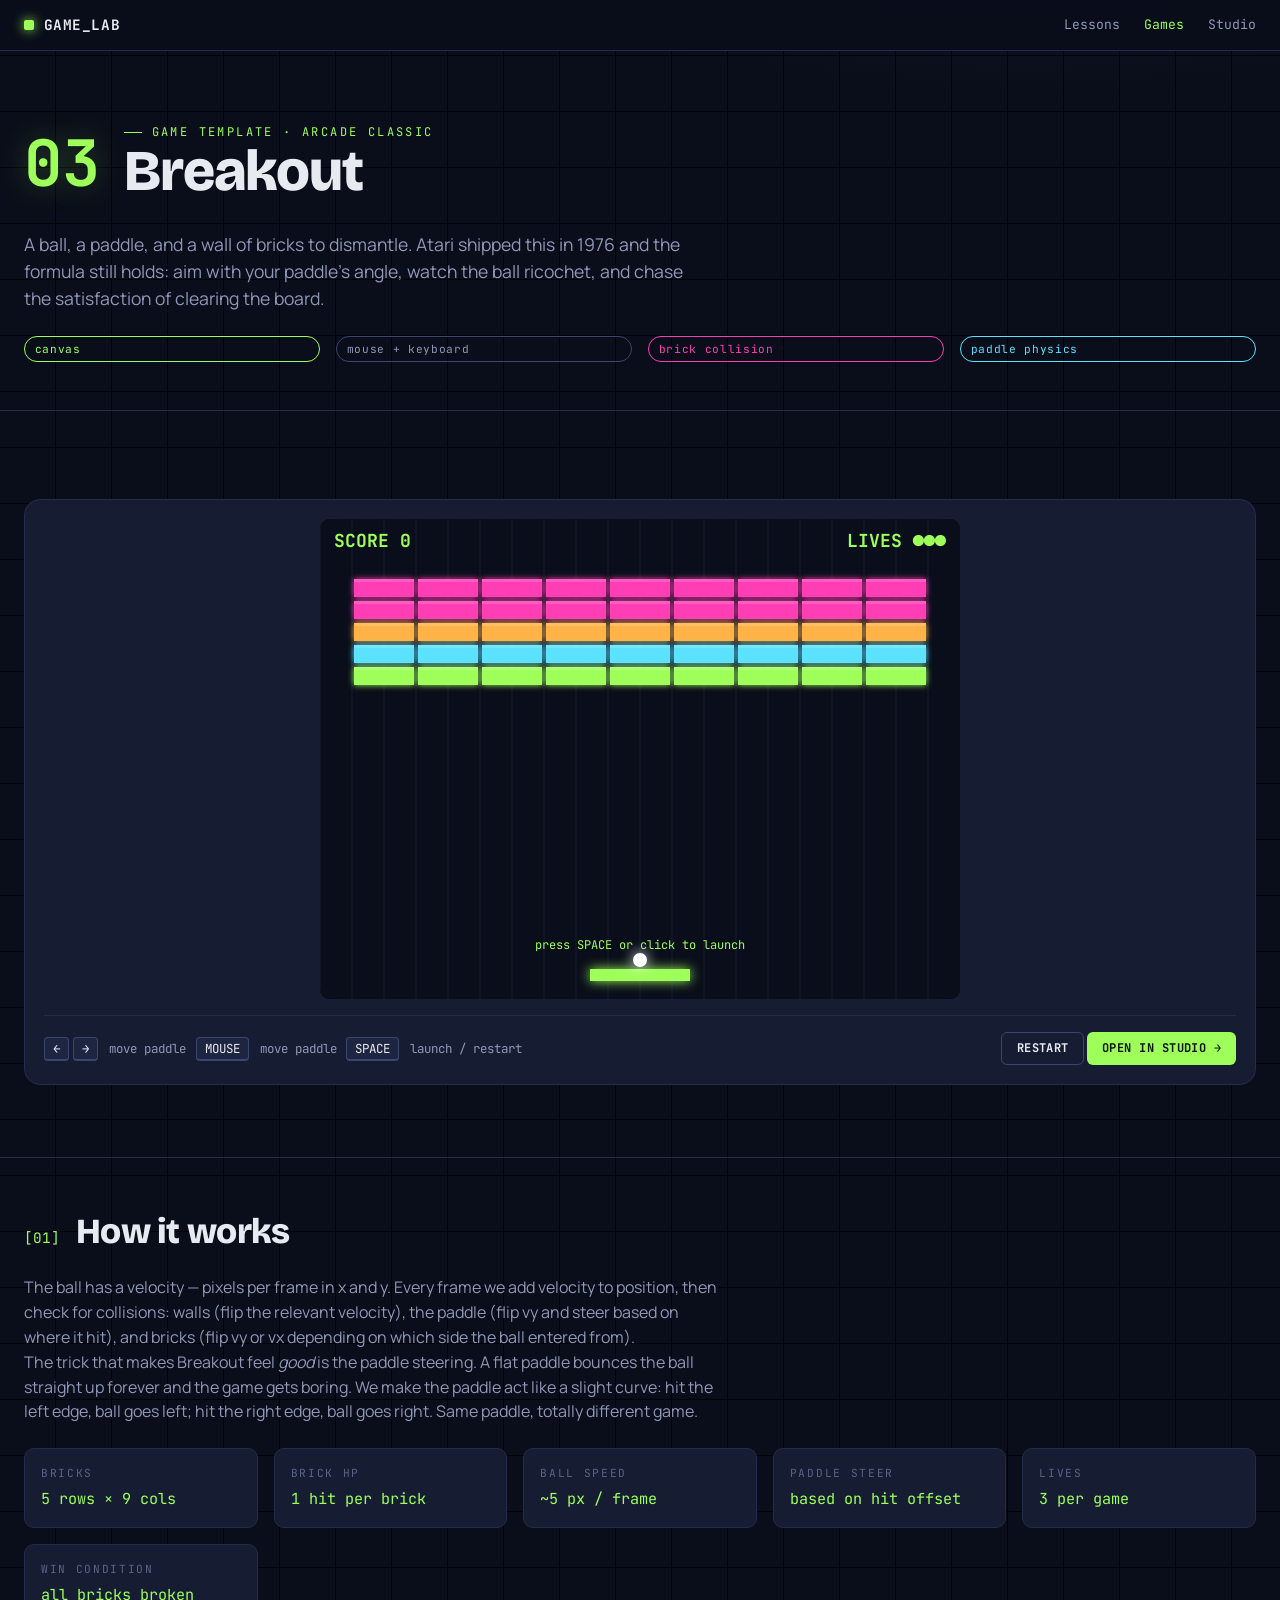
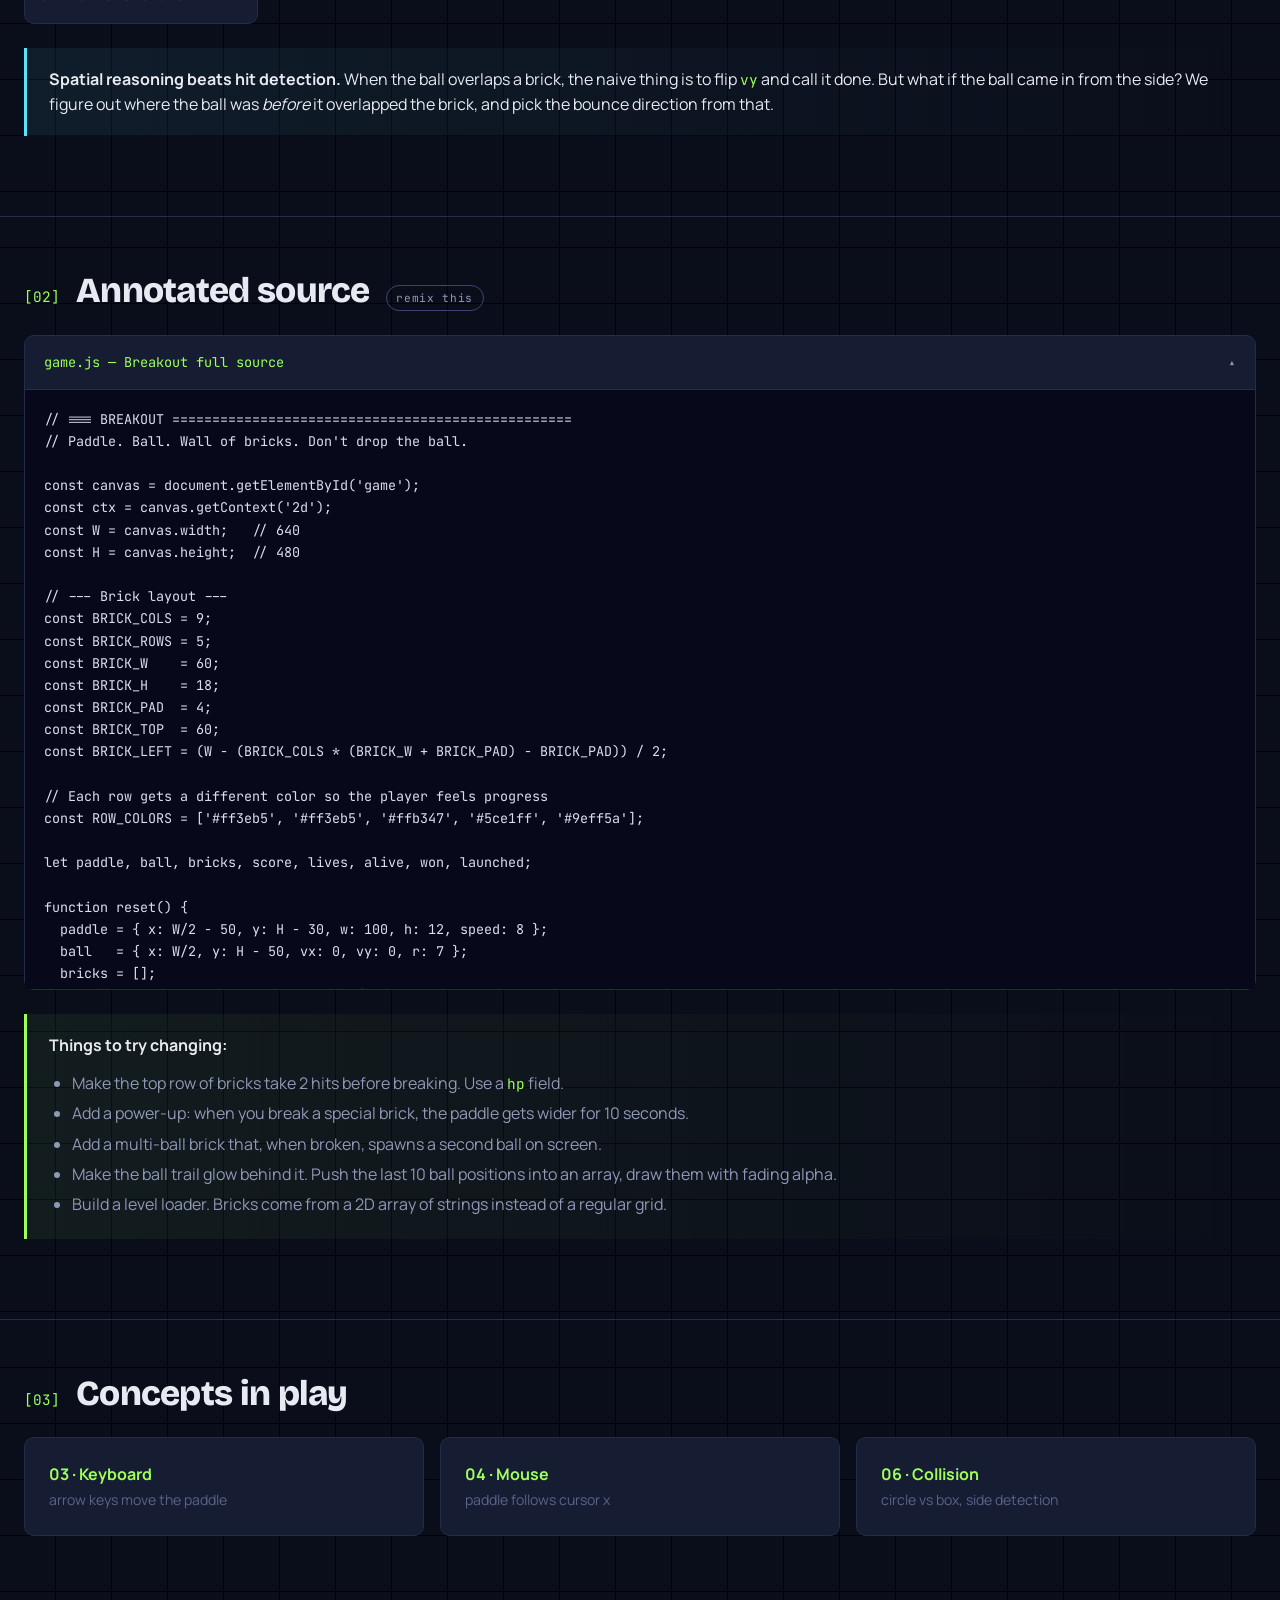
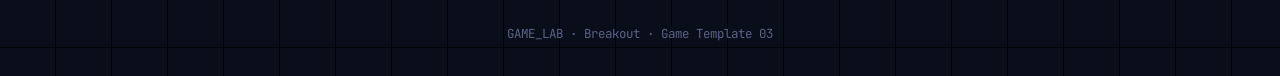
<file: games/breakout.html>
<!doctype html>
<html lang="en">
<head>
<meta charset="utf-8">
<meta name="viewport" content="width=device-width, initial-scale=1">
<title>Breakout · GAME LAB</title>
<link rel="stylesheet" href="../shared.css">
<style>
  .stage-wrap { background: var(--bg-card); border: 1px solid var(--line); border-radius: var(--radius-lg); padding: 1.2rem; margin: 2rem 0 1rem; }
  .stage-wrap canvas { display: block; margin: 0 auto; width: 100%; max-width: 640px; height: auto; background: #000; border-radius: var(--radius); image-rendering: pixelated; }
  .controls-row { display: flex; flex-wrap: wrap; gap: 0.6rem; align-items: center; justify-content: space-between; margin-top: 1rem; padding-top: 1rem; border-top: 1px solid var(--line); }
  .keys { display: flex; gap: 0.6rem; flex-wrap: wrap; font-family: var(--font-mono); font-size: 0.78rem; color: var(--text-dim); }
  .keys kbd { background: var(--bg-soft); border: 1px solid var(--line-bright); border-bottom-width: 2px; border-radius: 4px; padding: 2px 8px; margin-right: 4px; color: var(--text); font-family: var(--font-mono); font-size: 0.78rem; }
  details.source-block { background: var(--bg-card); border: 1px solid var(--line); border-radius: var(--radius); margin-top: 1rem; }
  details.source-block summary { padding: 1rem 1.2rem; font-family: var(--font-mono); font-size: 0.85rem; color: var(--lime); cursor: pointer; list-style: none; display: flex; align-items: center; justify-content: space-between; }
  details.source-block summary::-webkit-details-marker { display: none; }
  details.source-block summary::after { content: "▾"; transition: transform 0.2s; color: var(--text-dim); }
  details[open].source-block summary::after { transform: rotate(180deg); }
  details.source-block pre { border: none; border-top: 1px solid var(--line); border-radius: 0; margin: 0; max-height: 600px; }
  .game-meta-grid { display: grid; grid-template-columns: repeat(auto-fit, minmax(200px, 1fr)); gap: 1rem; margin: 1.5rem 0; }
  .meta-cell { background: var(--bg-card); border: 1px solid var(--line); padding: 1rem; border-radius: var(--radius); }
  .meta-cell .k { font-family: var(--font-mono); font-size: 0.7rem; color: var(--text-mute); text-transform: uppercase; letter-spacing: 0.15em; margin-bottom: 0.3rem; }
  .meta-cell .v { font-family: var(--font-mono); color: var(--lime); font-size: 0.95rem; }
</style>
</head>
<body>

<nav class="nav">
  <div class="nav-inner">
    <a class="brand" href="../index.html"><span class="dot"></span>GAME_LAB</a>
    <ul class="nav-links">
      <li><a href="../index.html#lessons">Lessons</a></li>
      <li><a href="../index.html#games" class="active">Games</a></li>
      <li><a href="../studio/index.html">Studio</a></li>
    </ul>
  </div>
</nav>

<header class="hero">
  <div class="container">
    <div class="hero-meta">
      <div class="lesson-num">03</div>
      <div>
        <div class="eyebrow">Game Template · Arcade Classic</div>
        <h1>Breakout</h1>
      </div>
    </div>
    <p class="lede">A ball, a paddle, and a wall of bricks to dismantle. Atari shipped this in 1976 and the formula still holds: aim with your paddle's angle, watch the ball ricochet, and chase the satisfaction of clearing the board.</p>
    <div class="row mt-3">
      <span class="tag lime">canvas</span>
      <span class="tag">mouse + keyboard</span>
      <span class="tag mag">brick collision</span>
      <span class="tag cyan">paddle physics</span>
    </div>
  </div>
</header>

<section>
  <div class="container">
    <div class="stage-wrap">
      <canvas id="game" width="640" height="480"></canvas>
      <div class="controls-row">
        <div class="keys">
          <span><kbd>←</kbd><kbd>→</kbd> move paddle</span>
          <span><kbd>MOUSE</kbd> move paddle</span>
          <span><kbd>SPACE</kbd> launch / restart</span>
        </div>
        <div>
          <button class="btn btn-secondary btn-sm" id="restart-btn">Restart</button>
          <a class="btn btn-sm" href="../studio/index.html?template=breakout">Open in Studio →</a>
        </div>
      </div>
    </div>
  </div>
</section>

<section>
  <div class="container">
    <div class="section-title">
      <span class="num">[01]</span>
      <h2>How it works</h2>
    </div>
    <p>The ball has a velocity — pixels per frame in x and y. Every frame we add velocity to position, then check for collisions: walls (flip the relevant velocity), the paddle (flip vy and steer based on where it hit), and bricks (flip vy or vx depending on which side the ball entered from).</p>
    <p>The trick that makes Breakout feel <em>good</em> is the paddle steering. A flat paddle bounces the ball straight up forever and the game gets boring. We make the paddle act like a slight curve: hit the left edge, ball goes left; hit the right edge, ball goes right. Same paddle, totally different game.</p>

    <div class="game-meta-grid">
      <div class="meta-cell"><div class="k">Bricks</div><div class="v">5 rows × 9 cols</div></div>
      <div class="meta-cell"><div class="k">Brick HP</div><div class="v">1 hit per brick</div></div>
      <div class="meta-cell"><div class="k">Ball speed</div><div class="v">~5 px / frame</div></div>
      <div class="meta-cell"><div class="k">Paddle steer</div><div class="v">based on hit offset</div></div>
      <div class="meta-cell"><div class="k">Lives</div><div class="v">3 per game</div></div>
      <div class="meta-cell"><div class="k">Win condition</div><div class="v">all bricks broken</div></div>
    </div>

    <div class="callout tip">
      <strong>Spatial reasoning beats hit detection.</strong> When the ball overlaps a brick, the naive thing is to flip <code>vy</code> and call it done. But what if the ball came in from the side? We figure out where the ball was <em>before</em> it overlapped the brick, and pick the bounce direction from that.
    </div>
  </div>
</section>

<section>
  <div class="container">
    <div class="section-title">
      <span class="num">[02]</span>
      <h2>Annotated source</h2>
      <span class="tag">remix this</span>
    </div>

    <details class="source-block" open>
      <summary>game.js — Breakout full source</summary>
<pre><code>// === BREAKOUT ==================================================
// Paddle. Ball. Wall of bricks. Don't drop the ball.

const canvas = document.getElementById('game');
const ctx = canvas.getContext('2d');
const W = canvas.width;   // 640
const H = canvas.height;  // 480

// --- Brick layout ---
const BRICK_COLS = 9;
const BRICK_ROWS = 5;
const BRICK_W    = 60;
const BRICK_H    = 18;
const BRICK_PAD  = 4;
const BRICK_TOP  = 60;
const BRICK_LEFT = (W - (BRICK_COLS * (BRICK_W + BRICK_PAD) - BRICK_PAD)) / 2;

// Each row gets a different color so the player feels progress
const ROW_COLORS = ['#ff3eb5', '#ff3eb5', '#ffb347', '#5ce1ff', '#9eff5a'];

let paddle, ball, bricks, score, lives, alive, won, launched;

function reset() {
  paddle = { x: W/2 - 50, y: H - 30, w: 100, h: 12, speed: 8 };
  ball   = { x: W/2, y: H - 50, vx: 0, vy: 0, r: 7 };
  bricks = [];
  for (let r = 0; r &lt; BRICK_ROWS; r++) {
    for (let c = 0; c &lt; BRICK_COLS; c++) {
      bricks.push({
        x: BRICK_LEFT + c * (BRICK_W + BRICK_PAD),
        y: BRICK_TOP  + r * (BRICK_H + BRICK_PAD),
        w: BRICK_W, h: BRICK_H,
        color: ROW_COLORS[r],
        alive: true
      });
    }
  }
  score = 0;
  lives = 3;
  alive = true;
  won   = false;
  launched = false;
}

function launchBall() {
  // Slight random angle so each launch feels different
  const a = -Math.PI/2 + (Math.random() - 0.5) * 0.6;
  const sp = 5;
  ball.vx = Math.cos(a) * sp;
  ball.vy = Math.sin(a) * sp;
  launched = true;
}

// --- Input ---
const keys = {};
window.addEventListener('keydown', e =&gt; {
  keys[e.code] = true;
  if (e.code === 'Space') {
    e.preventDefault();
    if (!alive || won) reset();
    else if (!launched) launchBall();
  }
});
window.addEventListener('keyup', e =&gt; { keys[e.code] = false; });
canvas.addEventListener('mousemove', e =&gt; {
  const rect = canvas.getBoundingClientRect();
  const mx = (e.clientX - rect.left) * (W / rect.width);
  paddle.x = mx - paddle.w/2;
});
canvas.addEventListener('click', () =&gt; {
  if (!alive || won) reset();
  else if (!launched) launchBall();
});
document.getElementById('restart-btn').addEventListener('click', reset);

// --- AABB vs circle intersection. Returns the side the ball hit. ---
// We detect by checking which axis we'd have to push the ball back
// the most along to NOT be overlapping. That axis is the side we hit.
function brickHit(b, ball) {
  // Closest point on brick to ball center
  const cx = Math.max(b.x, Math.min(ball.x, b.x + b.w));
  const cy = Math.max(b.y, Math.min(ball.y, b.y + b.h));
  const dx = ball.x - cx;
  const dy = ball.y - cy;
  if (dx*dx + dy*dy &gt; ball.r * ball.r) return null;

  // Decide bounce axis based on where the ball is relative to brick
  const overlapX = ball.r - Math.abs(dx);
  const overlapY = ball.r - Math.abs(dy);
  if (overlapX &lt; overlapY) return 'x';   // hit left/right side
  return 'y';                            // hit top/bottom
}

function update() {
  if (!alive || won) return;

  // Paddle keyboard control
  if (keys.ArrowLeft  || keys.KeyA) paddle.x -= paddle.speed;
  if (keys.ArrowRight || keys.KeyD) paddle.x += paddle.speed;
  paddle.x = Math.max(0, Math.min(W - paddle.w, paddle.x));

  // Before launch: ball sticks to top of paddle
  if (!launched) {
    ball.x = paddle.x + paddle.w/2;
    ball.y = paddle.y - ball.r - 2;
    return;
  }

  // Move ball
  ball.x += ball.vx;
  ball.y += ball.vy;

  // Wall collisions
  if (ball.x - ball.r &lt; 0)         { ball.x = ball.r;       ball.vx *= -1; }
  if (ball.x + ball.r &gt; W)         { ball.x = W - ball.r;   ball.vx *= -1; }
  if (ball.y - ball.r &lt; 0)         { ball.y = ball.r;       ball.vy *= -1; }

  // Floor — lose a life
  if (ball.y - ball.r &gt; H) {
    lives--;
    if (lives &lt;= 0) { alive = false; }
    else { launched = false; }
    return;
  }

  // Paddle
  if (ball.y + ball.r &gt; paddle.y &amp;&amp;
      ball.y - ball.r &lt; paddle.y + paddle.h &amp;&amp;
      ball.x &gt; paddle.x &amp;&amp; ball.x &lt; paddle.x + paddle.w &amp;&amp;
      ball.vy &gt; 0) {
    // Hit position from -1 (left edge) to +1 (right edge)
    const hit = (ball.x - (paddle.x + paddle.w/2)) / (paddle.w/2);
    const angle = hit * (Math.PI / 3);  // up to 60° steering
    const speed = Math.hypot(ball.vx, ball.vy);
    ball.vx = Math.sin(angle) * speed;
    ball.vy = -Math.abs(Math.cos(angle) * speed);
    ball.y = paddle.y - ball.r;
  }

  // Bricks
  for (const b of bricks) {
    if (!b.alive) continue;
    const side = brickHit(b, ball);
    if (side) {
      b.alive = false;
      score += 10;
      if (side === 'x') ball.vx *= -1;
      else              ball.vy *= -1;
      // Speed up slightly each break, capped
      const sp = Math.min(8, Math.hypot(ball.vx, ball.vy) + 0.05);
      const cur = Math.hypot(ball.vx, ball.vy);
      ball.vx *= sp / cur;
      ball.vy *= sp / cur;
      break; // only one brick per frame
    }
  }

  // Win condition
  if (bricks.every(b =&gt; !b.alive)) won = true;
}

function draw() {
  ctx.fillStyle = '#0a0e1a';
  ctx.fillRect(0, 0, W, H);

  // Subtle grid backdrop
  ctx.strokeStyle = 'rgba(35,44,74,0.5)';
  for (let x = 0; x &lt; W; x += 32) {
    ctx.beginPath(); ctx.moveTo(x, 0); ctx.lineTo(x, H); ctx.stroke();
  }

  // Bricks (with glow)
  for (const b of bricks) {
    if (!b.alive) continue;
    ctx.fillStyle = b.color;
    ctx.shadowColor = b.color;
    ctx.shadowBlur = 6;
    ctx.fillRect(b.x, b.y, b.w, b.h);
    // inner highlight
    ctx.shadowBlur = 0;
    ctx.fillStyle = 'rgba(255,255,255,0.15)';
    ctx.fillRect(b.x, b.y, b.w, 3);
  }

  // Paddle
  ctx.fillStyle = '#9eff5a';
  ctx.shadowColor = '#9eff5a';
  ctx.shadowBlur = 12;
  ctx.fillRect(paddle.x, paddle.y, paddle.w, paddle.h);
  ctx.shadowBlur = 0;

  // Ball
  ctx.fillStyle = '#fff';
  ctx.shadowColor = '#fff';
  ctx.shadowBlur = 14;
  ctx.beginPath();
  ctx.arc(ball.x, ball.y, ball.r, 0, Math.PI * 2);
  ctx.fill();
  ctx.shadowBlur = 0;

  // HUD
  ctx.font = 'bold 18px JetBrains Mono, monospace';
  ctx.fillStyle = '#9eff5a';
  ctx.textAlign = 'left';
  ctx.fillText(`SCORE ${score}`, 14, 28);
  ctx.textAlign = 'right';
  ctx.fillText(`LIVES ${'●'.repeat(lives)}`, W - 14, 28);

  if (!launched &amp;&amp; alive &amp;&amp; !won) {
    ctx.textAlign = 'center';
    ctx.font = '12px JetBrains Mono, monospace';
    ctx.fillStyle = '#9eff5a';
    ctx.fillText('press SPACE or click to launch', W/2, H - 50);
  }

  // Game over / win
  if (!alive) {
    ctx.fillStyle = 'rgba(255,90,106,0.25)';
    ctx.fillRect(0, 0, W, H);
    ctx.textAlign = 'center';
    ctx.fillStyle = '#fff';
    ctx.font = 'bold 42px Bricolage Grotesque, sans-serif';
    ctx.fillText('GAME OVER', W/2, H/2 - 8);
    ctx.font = '12px JetBrains Mono, monospace';
    ctx.fillStyle = '#9eff5a';
    ctx.fillText('SPACE to play again', W/2, H/2 + 22);
  }
  if (won) {
    ctx.fillStyle = 'rgba(158,255,90,0.18)';
    ctx.fillRect(0, 0, W, H);
    ctx.textAlign = 'center';
    ctx.fillStyle = '#9eff5a';
    ctx.font = 'bold 42px Bricolage Grotesque, sans-serif';
    ctx.fillText('CLEARED!', W/2, H/2 - 8);
    ctx.font = '12px JetBrains Mono, monospace';
    ctx.fillStyle = '#fff';
    ctx.fillText(`final score ${score} — SPACE to play again`, W/2, H/2 + 22);
  }
}

function loop() {
  update();
  draw();
  requestAnimationFrame(loop);
}

reset();
loop();
</code></pre>
    </details>

    <div class="callout mt-3">
      <strong>Things to try changing:</strong>
      <ul style="margin-top: 0.6rem; padding-left: 1.4rem; color: var(--text-dim); line-height: 1.9;">
        <li>Make the top row of bricks take 2 hits before breaking. Use a <code>hp</code> field.</li>
        <li>Add a power-up: when you break a special brick, the paddle gets wider for 10 seconds.</li>
        <li>Add a multi-ball brick that, when broken, spawns a second ball on screen.</li>
        <li>Make the ball trail glow behind it. Push the last 10 ball positions into an array, draw them with fading alpha.</li>
        <li>Build a level loader. Bricks come from a 2D array of strings instead of a regular grid.</li>
      </ul>
    </div>
  </div>
</section>

<section>
  <div class="container">
    <div class="section-title">
      <span class="num">[03]</span>
      <h2>Concepts in play</h2>
    </div>
    <div class="row mt-3">
      <a class="card" href="../lessons/03-keyboard.html"><strong>03 · Keyboard</strong><br><span style="color:var(--text-mute);font-size:0.88rem;">arrow keys move the paddle</span></a>
      <a class="card" href="../lessons/04-mouse.html"><strong>04 · Mouse</strong><br><span style="color:var(--text-mute);font-size:0.88rem;">paddle follows cursor x</span></a>
      <a class="card" href="../lessons/06-collision.html"><strong>06 · Collision</strong><br><span style="color:var(--text-mute);font-size:0.88rem;">circle vs box, side detection</span></a>
    </div>
  </div>
</section>

<footer class="site-footer">GAME_LAB · Breakout · Game Template 03</footer>

<script>
const canvas = document.getElementById('game');
const ctx = canvas.getContext('2d');
const W = canvas.width;
const H = canvas.height;

const BRICK_COLS = 9;
const BRICK_ROWS = 5;
const BRICK_W = 60;
const BRICK_H = 18;
const BRICK_PAD = 4;
const BRICK_TOP = 60;
const BRICK_LEFT = (W - (BRICK_COLS * (BRICK_W + BRICK_PAD) - BRICK_PAD)) / 2;
const ROW_COLORS = ['#ff3eb5', '#ff3eb5', '#ffb347', '#5ce1ff', '#9eff5a'];

let paddle, ball, bricks, score, lives, alive, won, launched;

function reset() {
  paddle = { x: W/2 - 50, y: H - 30, w: 100, h: 12, speed: 8 };
  ball = { x: W/2, y: H - 50, vx: 0, vy: 0, r: 7 };
  bricks = [];
  for (let r = 0; r < BRICK_ROWS; r++) {
    for (let c = 0; c < BRICK_COLS; c++) {
      bricks.push({
        x: BRICK_LEFT + c * (BRICK_W + BRICK_PAD),
        y: BRICK_TOP + r * (BRICK_H + BRICK_PAD),
        w: BRICK_W, h: BRICK_H,
        color: ROW_COLORS[r],
        alive: true
      });
    }
  }
  score = 0;
  lives = 3;
  alive = true;
  won = false;
  launched = false;
}

function launchBall() {
  const a = -Math.PI/2 + (Math.random() - 0.5) * 0.6;
  const sp = 5;
  ball.vx = Math.cos(a) * sp;
  ball.vy = Math.sin(a) * sp;
  launched = true;
}

const keys = {};
window.addEventListener('keydown', e => {
  keys[e.code] = true;
  if (e.code === 'Space') {
    e.preventDefault();
    if (!alive || won) reset();
    else if (!launched) launchBall();
  }
});
window.addEventListener('keyup', e => { keys[e.code] = false; });
canvas.addEventListener('mousemove', e => {
  const rect = canvas.getBoundingClientRect();
  const mx = (e.clientX - rect.left) * (W / rect.width);
  paddle.x = mx - paddle.w/2;
});
canvas.addEventListener('click', () => {
  if (!alive || won) reset();
  else if (!launched) launchBall();
});
document.getElementById('restart-btn').addEventListener('click', reset);

function brickHit(b, ball) {
  const cx = Math.max(b.x, Math.min(ball.x, b.x + b.w));
  const cy = Math.max(b.y, Math.min(ball.y, b.y + b.h));
  const dx = ball.x - cx;
  const dy = ball.y - cy;
  if (dx*dx + dy*dy > ball.r * ball.r) return null;
  const overlapX = ball.r - Math.abs(dx);
  const overlapY = ball.r - Math.abs(dy);
  if (overlapX < overlapY) return 'x';
  return 'y';
}

function update() {
  if (!alive || won) return;
  if (keys.ArrowLeft || keys.KeyA) paddle.x -= paddle.speed;
  if (keys.ArrowRight || keys.KeyD) paddle.x += paddle.speed;
  paddle.x = Math.max(0, Math.min(W - paddle.w, paddle.x));
  if (!launched) {
    ball.x = paddle.x + paddle.w/2;
    ball.y = paddle.y - ball.r - 2;
    return;
  }
  ball.x += ball.vx;
  ball.y += ball.vy;
  if (ball.x - ball.r < 0) { ball.x = ball.r; ball.vx *= -1; }
  if (ball.x + ball.r > W) { ball.x = W - ball.r; ball.vx *= -1; }
  if (ball.y - ball.r < 0) { ball.y = ball.r; ball.vy *= -1; }
  if (ball.y - ball.r > H) {
    lives--;
    if (lives <= 0) alive = false;
    else launched = false;
    return;
  }
  if (ball.y + ball.r > paddle.y && ball.y - ball.r < paddle.y + paddle.h &&
      ball.x > paddle.x && ball.x < paddle.x + paddle.w && ball.vy > 0) {
    const hit = (ball.x - (paddle.x + paddle.w/2)) / (paddle.w/2);
    const angle = hit * (Math.PI / 3);
    const speed = Math.hypot(ball.vx, ball.vy);
    ball.vx = Math.sin(angle) * speed;
    ball.vy = -Math.abs(Math.cos(angle) * speed);
    ball.y = paddle.y - ball.r;
  }
  for (const b of bricks) {
    if (!b.alive) continue;
    const side = brickHit(b, ball);
    if (side) {
      b.alive = false;
      score += 10;
      if (side === 'x') ball.vx *= -1;
      else ball.vy *= -1;
      const cur = Math.hypot(ball.vx, ball.vy);
      const sp = Math.min(8, cur + 0.05);
      ball.vx *= sp / cur;
      ball.vy *= sp / cur;
      break;
    }
  }
  if (bricks.every(b => !b.alive)) won = true;
}

function draw() {
  ctx.fillStyle = '#0a0e1a';
  ctx.fillRect(0, 0, W, H);
  ctx.strokeStyle = 'rgba(35,44,74,0.5)';
  for (let x = 0; x < W; x += 32) {
    ctx.beginPath(); ctx.moveTo(x, 0); ctx.lineTo(x, H); ctx.stroke();
  }
  for (const b of bricks) {
    if (!b.alive) continue;
    ctx.fillStyle = b.color;
    ctx.shadowColor = b.color;
    ctx.shadowBlur = 6;
    ctx.fillRect(b.x, b.y, b.w, b.h);
    ctx.shadowBlur = 0;
    ctx.fillStyle = 'rgba(255,255,255,0.15)';
    ctx.fillRect(b.x, b.y, b.w, 3);
  }
  ctx.fillStyle = '#9eff5a';
  ctx.shadowColor = '#9eff5a';
  ctx.shadowBlur = 12;
  ctx.fillRect(paddle.x, paddle.y, paddle.w, paddle.h);
  ctx.shadowBlur = 0;
  ctx.fillStyle = '#fff';
  ctx.shadowColor = '#fff';
  ctx.shadowBlur = 14;
  ctx.beginPath();
  ctx.arc(ball.x, ball.y, ball.r, 0, Math.PI * 2);
  ctx.fill();
  ctx.shadowBlur = 0;
  ctx.font = 'bold 18px JetBrains Mono, monospace';
  ctx.fillStyle = '#9eff5a';
  ctx.textAlign = 'left';
  ctx.fillText(`SCORE ${score}`, 14, 28);
  ctx.textAlign = 'right';
  ctx.fillText(`LIVES ${'●'.repeat(lives)}`, W - 14, 28);
  if (!launched && alive && !won) {
    ctx.textAlign = 'center';
    ctx.font = '12px JetBrains Mono, monospace';
    ctx.fillStyle = '#9eff5a';
    ctx.fillText('press SPACE or click to launch', W/2, H - 50);
  }
  if (!alive) {
    ctx.fillStyle = 'rgba(255,90,106,0.25)';
    ctx.fillRect(0, 0, W, H);
    ctx.textAlign = 'center';
    ctx.fillStyle = '#fff';
    ctx.font = 'bold 42px Bricolage Grotesque, sans-serif';
    ctx.fillText('GAME OVER', W/2, H/2 - 8);
    ctx.font = '12px JetBrains Mono, monospace';
    ctx.fillStyle = '#9eff5a';
    ctx.fillText('SPACE to play again', W/2, H/2 + 22);
  }
  if (won) {
    ctx.fillStyle = 'rgba(158,255,90,0.18)';
    ctx.fillRect(0, 0, W, H);
    ctx.textAlign = 'center';
    ctx.fillStyle = '#9eff5a';
    ctx.font = 'bold 42px Bricolage Grotesque, sans-serif';
    ctx.fillText('CLEARED!', W/2, H/2 - 8);
    ctx.font = '12px JetBrains Mono, monospace';
    ctx.fillStyle = '#fff';
    ctx.fillText(`final score ${score} — SPACE to play again`, W/2, H/2 + 22);
  }
}

function loop() {
  update();
  draw();
  requestAnimationFrame(loop);
}

reset();
loop();
</script>
</body>
</html>
</file>
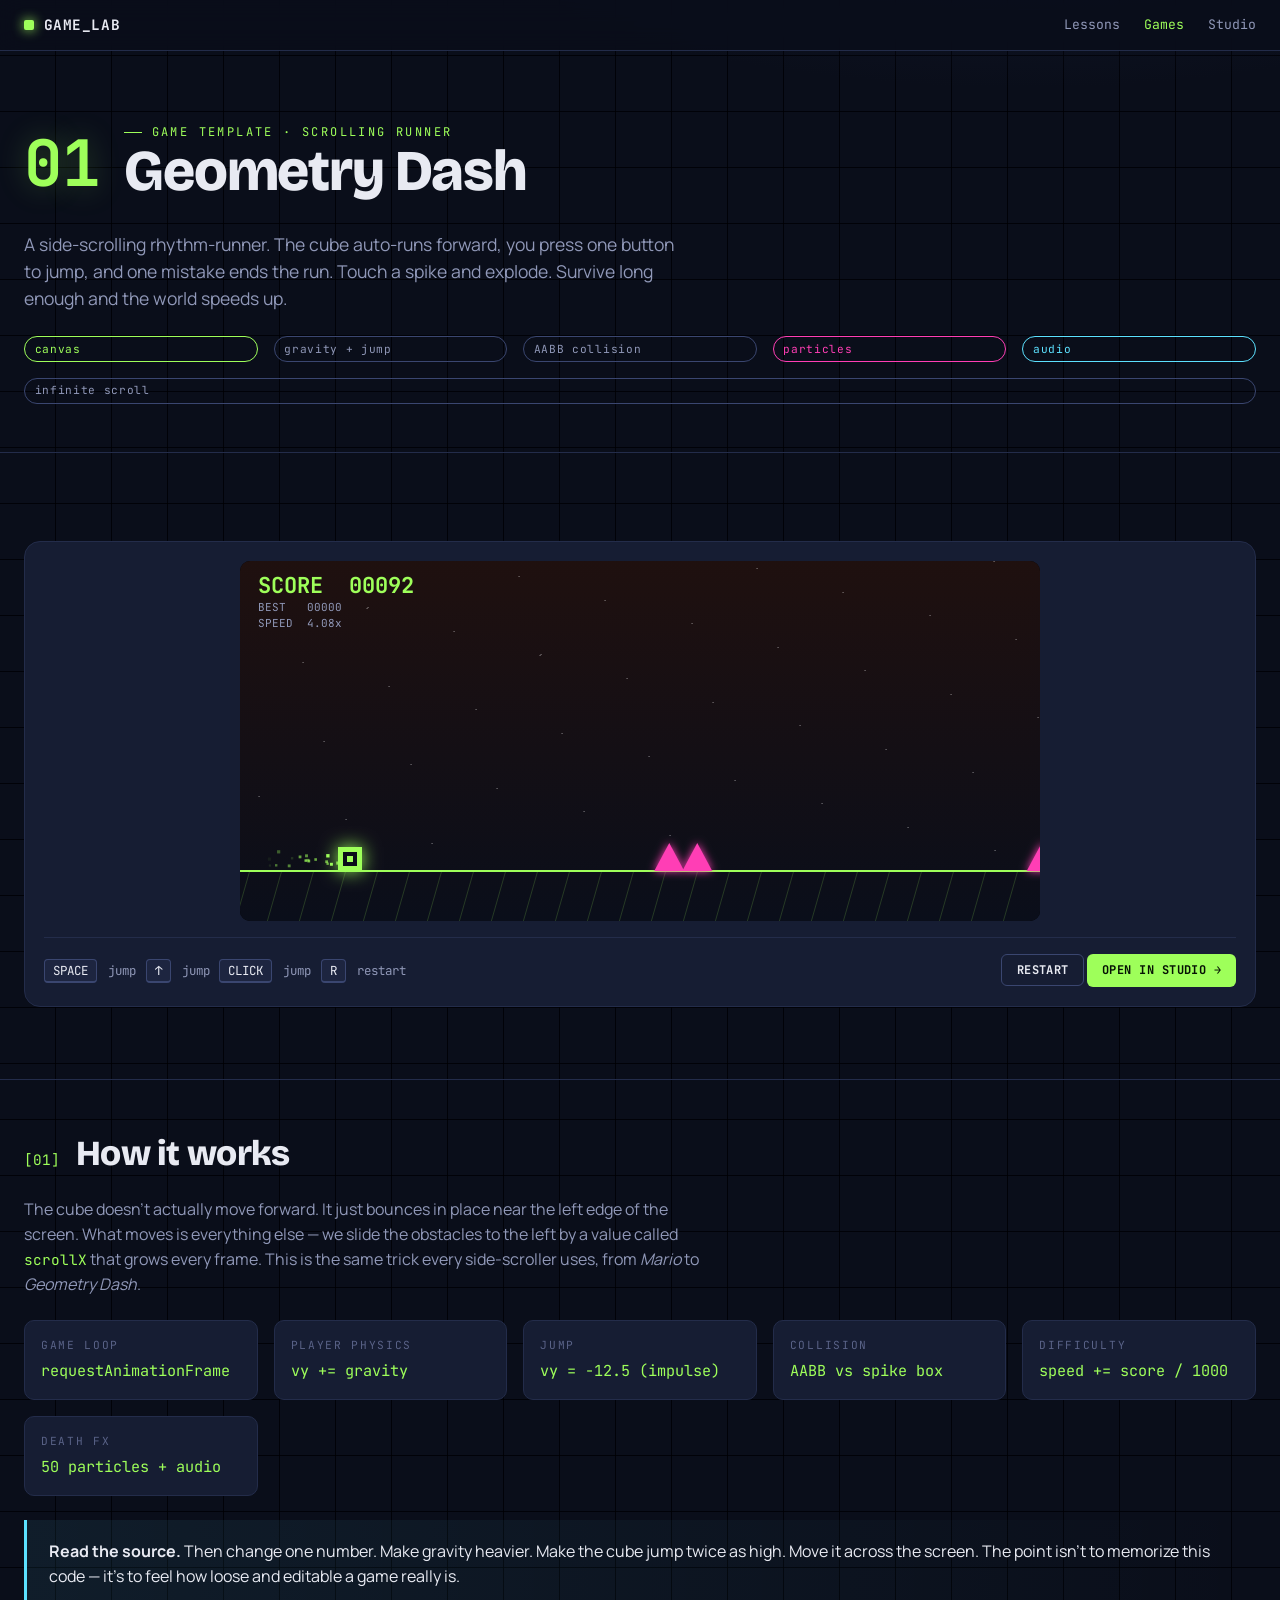
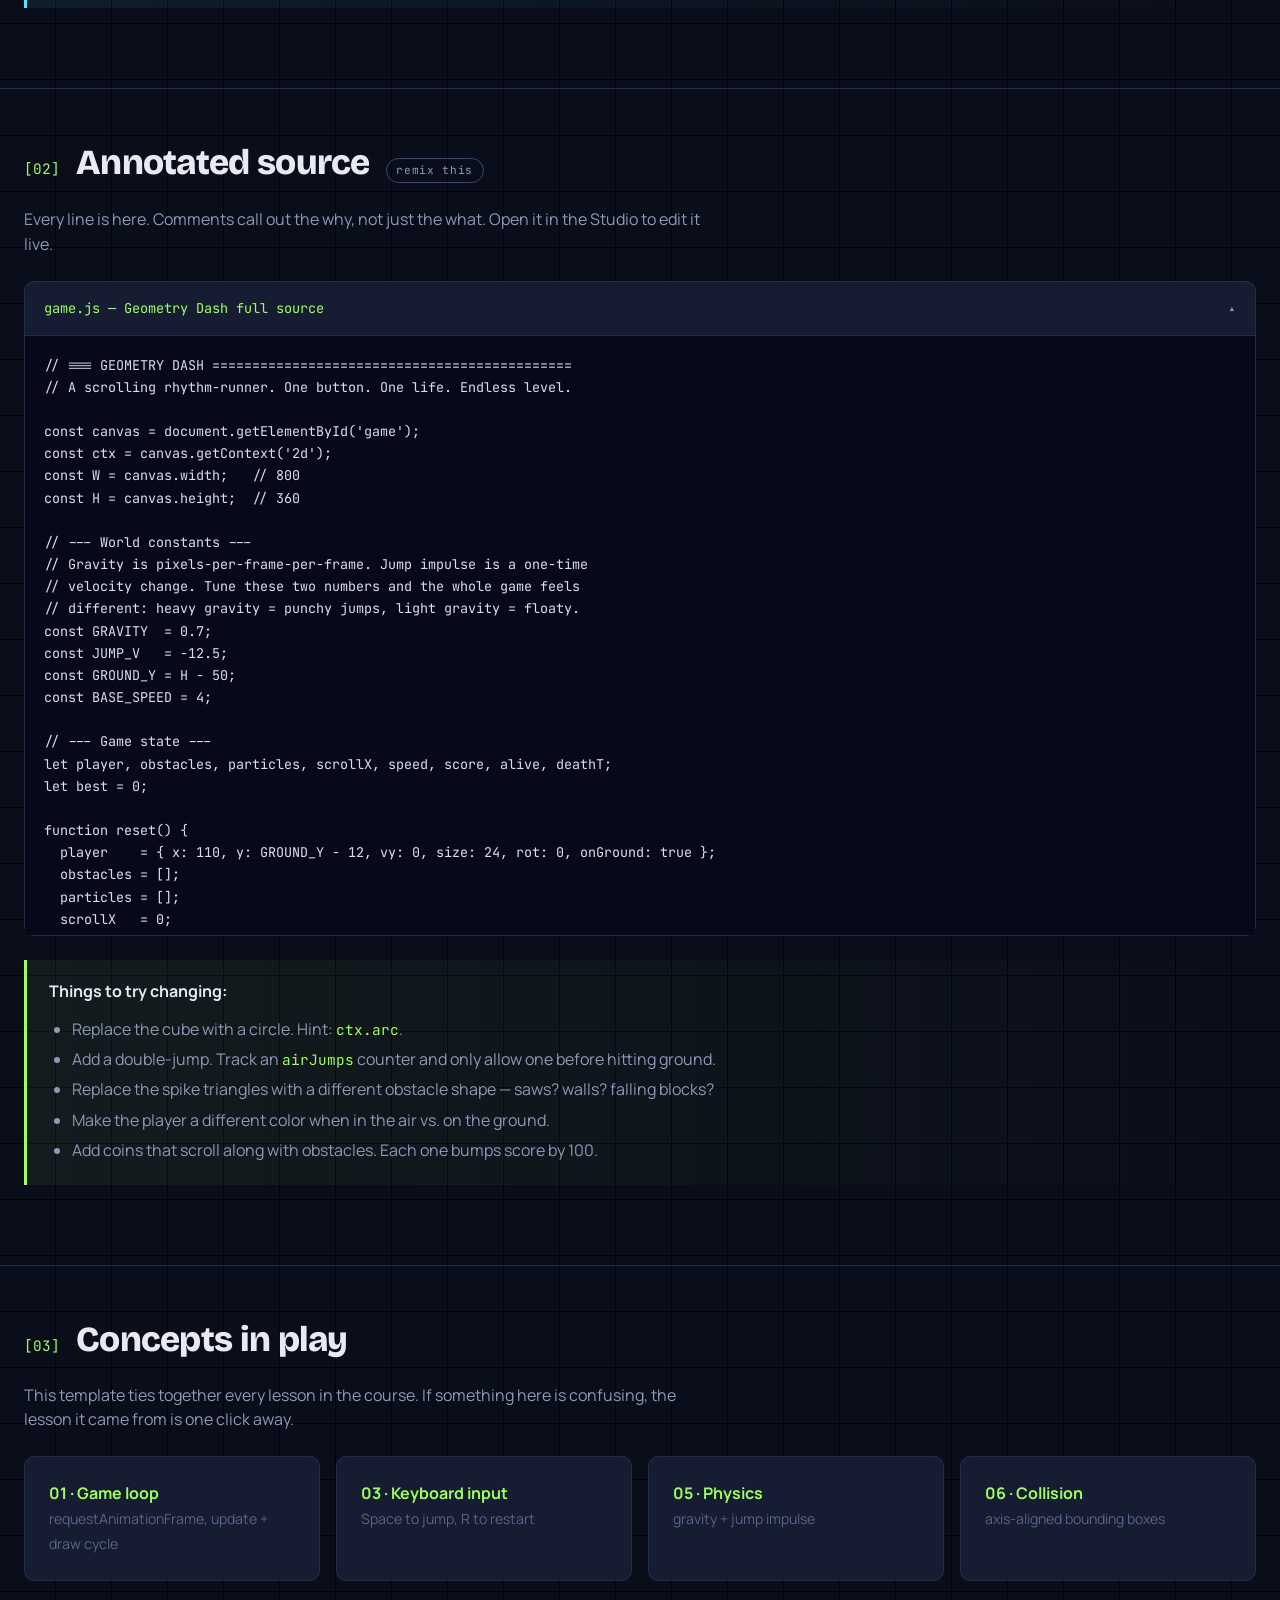
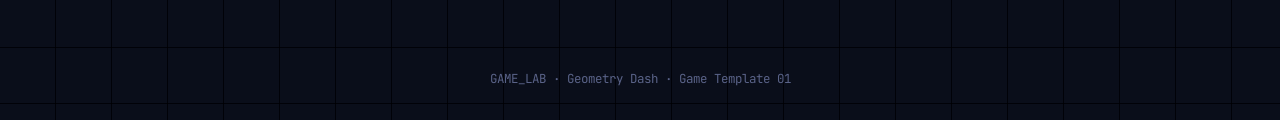
<file: games/geometry-dash.html>
<!doctype html>
<html lang="en">
<head>
<meta charset="utf-8">
<meta name="viewport" content="width=device-width, initial-scale=1">
<title>Geometry Dash · GAME LAB</title>
<link rel="stylesheet" href="../shared.css">
<style>
  .stage-wrap {
    background: var(--bg-card);
    border: 1px solid var(--line);
    border-radius: var(--radius-lg);
    padding: 1.2rem;
    margin: 2rem 0 1rem;
  }
  .stage-wrap canvas {
    display: block;
    margin: 0 auto;
    width: 100%;
    max-width: 800px;
    height: auto;
    background: #000;
    border-radius: var(--radius);
    image-rendering: pixelated;
  }
  .controls-row {
    display: flex;
    flex-wrap: wrap;
    gap: 0.6rem;
    align-items: center;
    justify-content: space-between;
    margin-top: 1rem;
    padding-top: 1rem;
    border-top: 1px solid var(--line);
  }
  .keys {
    display: flex;
    gap: 0.6rem;
    flex-wrap: wrap;
    font-family: var(--font-mono);
    font-size: 0.78rem;
    color: var(--text-dim);
  }
  .keys kbd {
    background: var(--bg-soft);
    border: 1px solid var(--line-bright);
    border-bottom-width: 2px;
    border-radius: 4px;
    padding: 2px 8px;
    margin-right: 4px;
    color: var(--text);
    font-family: var(--font-mono);
    font-size: 0.78rem;
  }
  details.source-block {
    background: var(--bg-card);
    border: 1px solid var(--line);
    border-radius: var(--radius);
    margin-top: 1rem;
  }
  details.source-block summary {
    padding: 1rem 1.2rem;
    font-family: var(--font-mono);
    font-size: 0.85rem;
    color: var(--lime);
    cursor: pointer;
    list-style: none;
    display: flex;
    align-items: center;
    justify-content: space-between;
  }
  details.source-block summary::-webkit-details-marker { display: none; }
  details.source-block summary::after {
    content: "▾";
    transition: transform 0.2s;
    color: var(--text-dim);
  }
  details[open].source-block summary::after { transform: rotate(180deg); }
  details.source-block pre {
    border: none;
    border-top: 1px solid var(--line);
    border-radius: 0;
    margin: 0;
    max-height: 600px;
  }
  .game-meta-grid {
    display: grid;
    grid-template-columns: repeat(auto-fit, minmax(200px, 1fr));
    gap: 1rem;
    margin: 1.5rem 0;
  }
  .meta-cell {
    background: var(--bg-card);
    border: 1px solid var(--line);
    padding: 1rem;
    border-radius: var(--radius);
  }
  .meta-cell .k {
    font-family: var(--font-mono);
    font-size: 0.7rem;
    color: var(--text-mute);
    text-transform: uppercase;
    letter-spacing: 0.15em;
    margin-bottom: 0.3rem;
  }
  .meta-cell .v {
    font-family: var(--font-mono);
    color: var(--lime);
    font-size: 0.95rem;
  }
</style>
</head>
<body>

<nav class="nav">
  <div class="nav-inner">
    <a class="brand" href="../index.html"><span class="dot"></span>GAME_LAB</a>
    <ul class="nav-links">
      <li><a href="../index.html#lessons">Lessons</a></li>
      <li><a href="../index.html#games" class="active">Games</a></li>
      <li><a href="../studio/index.html">Studio</a></li>
    </ul>
  </div>
</nav>

<header class="hero">
  <div class="container">
    <div class="hero-meta">
      <div class="lesson-num">01</div>
      <div>
        <div class="eyebrow">Game Template · Scrolling Runner</div>
        <h1>Geometry Dash</h1>
      </div>
    </div>
    <p class="lede">A side-scrolling rhythm-runner. The cube auto-runs forward, you press one button to jump, and one mistake ends the run. Touch a spike and explode. Survive long enough and the world speeds up.</p>
    <div class="row mt-3">
      <span class="tag lime">canvas</span>
      <span class="tag">gravity + jump</span>
      <span class="tag">AABB collision</span>
      <span class="tag mag">particles</span>
      <span class="tag cyan">audio</span>
      <span class="tag">infinite scroll</span>
    </div>
  </div>
</header>

<section>
  <div class="container">
    <div class="stage-wrap">
      <canvas id="game" width="800" height="360"></canvas>
      <div class="controls-row">
        <div class="keys">
          <span><kbd>SPACE</kbd> jump</span>
          <span><kbd>↑</kbd> jump</span>
          <span><kbd>CLICK</kbd> jump</span>
          <span><kbd>R</kbd> restart</span>
        </div>
        <div>
          <button class="btn btn-secondary btn-sm" id="restart-btn">Restart</button>
          <a class="btn btn-sm" href="../studio/index.html?template=geometry-dash">Open in Studio →</a>
        </div>
      </div>
    </div>
  </div>
</section>

<section>
  <div class="container">
    <div class="section-title">
      <span class="num">[01]</span>
      <h2>How it works</h2>
    </div>

    <p>The cube doesn't actually move forward. It just bounces in place near the left edge of the screen. What moves is everything else — we slide the obstacles to the left by a value called <code>scrollX</code> that grows every frame. This is the same trick every side-scroller uses, from <em>Mario</em> to <em>Geometry Dash</em>.</p>

    <div class="game-meta-grid">
      <div class="meta-cell">
        <div class="k">Game loop</div>
        <div class="v">requestAnimationFrame</div>
      </div>
      <div class="meta-cell">
        <div class="k">Player physics</div>
        <div class="v">vy += gravity</div>
      </div>
      <div class="meta-cell">
        <div class="k">Jump</div>
        <div class="v">vy = -12.5 (impulse)</div>
      </div>
      <div class="meta-cell">
        <div class="k">Collision</div>
        <div class="v">AABB vs spike box</div>
      </div>
      <div class="meta-cell">
        <div class="k">Difficulty</div>
        <div class="v">speed += score / 1000</div>
      </div>
      <div class="meta-cell">
        <div class="k">Death FX</div>
        <div class="v">50 particles + audio</div>
      </div>
    </div>

    <div class="callout tip">
      <strong>Read the source.</strong> Then change one number. Make gravity heavier. Make the cube jump twice as high. Move it across the screen. The point isn't to memorize this code — it's to feel how loose and editable a game really is.
    </div>
  </div>
</section>

<section>
  <div class="container">
    <div class="section-title">
      <span class="num">[02]</span>
      <h2>Annotated source</h2>
      <span class="tag">remix this</span>
    </div>
    <p class="mb-3">Every line is here. Comments call out the why, not just the what. Open it in the Studio to edit it live.</p>

    <details class="source-block" open>
      <summary>game.js — Geometry Dash full source</summary>
<pre><code>// === GEOMETRY DASH =============================================
// A scrolling rhythm-runner. One button. One life. Endless level.

const canvas = document.getElementById('game');
const ctx = canvas.getContext('2d');
const W = canvas.width;   // 800
const H = canvas.height;  // 360

// --- World constants ---
// Gravity is pixels-per-frame-per-frame. Jump impulse is a one-time
// velocity change. Tune these two numbers and the whole game feels
// different: heavy gravity = punchy jumps, light gravity = floaty.
const GRAVITY  = 0.7;
const JUMP_V   = -12.5;
const GROUND_Y = H - 50;
const BASE_SPEED = 4;

// --- Game state ---
let player, obstacles, particles, scrollX, speed, score, alive, deathT;
let best = 0;

function reset() {
  player    = { x: 110, y: GROUND_Y - 12, vy: 0, size: 24, rot: 0, onGround: true };
  obstacles = [];
  particles = [];
  scrollX   = 0;
  speed     = BASE_SPEED;
  score     = 0;
  alive     = true;
  deathT    = 0;
  // Pre-generate a stretch of obstacles so we never run out
  let nx = 600;
  while (nx &lt; 5000) {
    obstacles.push({ x: nx, type: Math.random() &lt; 0.28 ? 'double' : 'single' });
    nx += 200 + Math.random() * 280;
  }
}

// --- Input ---
// We capture jump intent in a flag. The actual jump happens in the
// loop only if the player is on the ground. This prevents floaty
// double-jumps unless you intentionally allow them.
let jumpRequested = false;
window.addEventListener('keydown', e =&gt; {
  if (e.code === 'Space' || e.code === 'ArrowUp') {
    e.preventDefault();
    if (alive) jumpRequested = true;
    else reset();
  }
  if (e.code === 'KeyR') reset();
});
canvas.addEventListener('mousedown', () =&gt; {
  if (alive) jumpRequested = true;
  else reset();
});
document.getElementById('restart-btn').addEventListener('click', reset);

// --- Collision: axis-aligned bounding box ---
// p is the player (x,y is center). box is x,y,w,h (top-left).
function hits(p, bx, by, bw, bh) {
  return p.x - p.size/2 &lt; bx + bw &amp;&amp;
         p.x + p.size/2 &gt; bx &amp;&amp;
         p.y - p.size/2 &lt; by + bh &amp;&amp;
         p.y + p.size/2 &gt; by;
}

// --- Death: explode into particles + a quick audio sting ---
function die() {
  alive = false;
  if (score &gt; best) best = score;
  const colors = ['#ff3eb5', '#9eff5a', '#ffb347', '#5ce1ff'];
  for (let i = 0; i &lt; 60; i++) {
    const a = (i / 60) * Math.PI * 2 + Math.random() * 0.3;
    const sp = 2 + Math.random() * 5;
    particles.push({
      x: player.x, y: player.y,
      vx: Math.cos(a) * sp, vy: Math.sin(a) * sp - 1,
      life: 40 + Math.random() * 25,
      maxLife: 60,
      color: colors[Math.floor(Math.random() * colors.length)],
      size: 2 + Math.random() * 3,
      gravity: true
    });
  }
  // Web Audio API: a short downward square-wave chirp = retro "dead"
  try {
    const ac = new (window.AudioContext || window.webkitAudioContext)();
    const o = ac.createOscillator();
    const g = ac.createGain();
    o.type = 'square';
    o.frequency.setValueAtTime(280, ac.currentTime);
    o.frequency.exponentialRampToValueAtTime(60, ac.currentTime + 0.35);
    g.gain.setValueAtTime(0.18, ac.currentTime);
    g.gain.exponentialRampToValueAtTime(0.001, ac.currentTime + 0.35);
    o.connect(g).connect(ac.destination);
    o.start();
    o.stop(ac.currentTime + 0.35);
  } catch(e) { /* audio is optional */ }
}

// --- Main loop ---
function loop() {
  // ============== UPDATE ==============
  if (alive) {
    // Speed ramps up with score for that "getting harder" feel
    speed = BASE_SPEED + Math.min(score / 1200, 4);
    scrollX += speed;
    score += speed * 0.5;

    // Player vertical physics
    player.vy += GRAVITY;
    player.y  += player.vy;
    if (player.y + player.size/2 &gt;= GROUND_Y) {
      player.y = GROUND_Y - player.size/2;
      player.vy = 0;
      player.onGround = true;
      player.rot = 0;        // snap rotation when landing
    } else {
      player.onGround = false;
      player.rot += 0.20;    // spin while in air
    }

    // Trigger queued jump
    if (jumpRequested &amp;&amp; player.onGround) {
      player.vy = JUMP_V;
      player.onGround = false;
    }

    // Trail particles
    if (Math.random() &lt; 0.7) {
      particles.push({
        x: player.x - player.size/2 + (Math.random()-0.5) * 8,
        y: player.y + (Math.random()-0.5) * 8,
        vx: -1.5 - Math.random() * 1.5,
        vy: -0.3 + Math.random() * 0.6,
        life: 25 + Math.random() * 15,
        maxLife: 40,
        color: '#9eff5a',
        size: 2 + Math.random() * 1.5,
        gravity: false
      });
    }

    // Collide with each spike. Hitbox is slightly smaller than the
    // visual triangle to feel forgiving instead of cheap.
    for (const o of obstacles) {
      const ox = o.x - scrollX;
      if (ox &gt; W + 50 || ox &lt; -60) continue;
      if (hits(player, ox + 6, GROUND_Y - 24, 18, 24)) { die(); break; }
      if (o.type === 'double' &amp;&amp;
          hits(player, ox + 32, GROUND_Y - 24, 18, 24)) { die(); break; }
    }

    // Top up obstacles so the level never ends
    while (obstacles[obstacles.length-1].x - scrollX &lt; 5000) {
      const last = obstacles[obstacles.length-1];
      obstacles.push({
        x: last.x + 200 + Math.random() * 280,
        type: Math.random() &lt; 0.28 ? 'double' : 'single'
      });
    }
  } else {
    deathT++;
  }
  jumpRequested = false;

  // Update particles (always — they keep flying after death)
  for (let i = particles.length - 1; i &gt;= 0; i--) {
    const p = particles[i];
    p.x += p.vx;
    p.y += p.vy;
    if (p.gravity) p.vy += 0.18;
    p.life--;
    if (p.life &lt;= 0) particles.splice(i, 1);
  }

  // ============== DRAW ==============
  // Background — color subtly shifts with score
  const hue = (score * 0.05) % 360;
  const bg = ctx.createLinearGradient(0, 0, 0, H);
  bg.addColorStop(0, `hsl(${hue}, 35%, 9%)`);
  bg.addColorStop(1, '#0a0e1a');
  ctx.fillStyle = bg;
  ctx.fillRect(0, 0, W, H);

  // Parallax stars
  ctx.fillStyle = 'rgba(255,255,255,0.5)';
  for (let i = 0; i &lt; 40; i++) {
    const sx = ((i * 173 - scrollX * 0.25) % W + W) % W;
    const sy = (i * 47) % (GROUND_Y - 20);
    ctx.fillRect(sx, sy, 1, 1);
  }

  // Ground line + hatching
  ctx.strokeStyle = '#9eff5a';
  ctx.lineWidth = 2;
  ctx.beginPath();
  ctx.moveTo(0, GROUND_Y);
  ctx.lineTo(W, GROUND_Y);
  ctx.stroke();

  ctx.strokeStyle = 'rgba(158,255,90,0.18)';
  ctx.lineWidth = 1;
  for (let x = -((scrollX * 1.5) % 32); x &lt; W; x += 32) {
    ctx.beginPath();
    ctx.moveTo(x, GROUND_Y + 1);
    ctx.lineTo(x - 14, H);
    ctx.stroke();
  }

  // Particles (draw before player so trail sits behind cube)
  for (const p of particles) {
    ctx.globalAlpha = Math.min(1, p.life / 30);
    ctx.fillStyle = p.color;
    ctx.fillRect(p.x, p.y, p.size, p.size);
  }
  ctx.globalAlpha = 1;

  // Spikes
  ctx.fillStyle = '#ff3eb5';
  ctx.shadowColor = '#ff3eb5';
  ctx.shadowBlur = 8;
  for (const o of obstacles) {
    const ox = o.x - scrollX;
    if (ox &gt; W + 50 || ox &lt; -60) continue;
    ctx.beginPath();
    ctx.moveTo(ox, GROUND_Y);
    ctx.lineTo(ox + 15, GROUND_Y - 28);
    ctx.lineTo(ox + 30, GROUND_Y);
    ctx.fill();
    if (o.type === 'double') {
      ctx.beginPath();
      ctx.moveTo(ox + 28, GROUND_Y);
      ctx.lineTo(ox + 43, GROUND_Y - 28);
      ctx.lineTo(ox + 58, GROUND_Y);
      ctx.fill();
    }
  }
  ctx.shadowBlur = 0;

  // Player cube — translate to center, rotate, draw centered square
  if (alive) {
    ctx.save();
    ctx.translate(player.x, player.y);
    ctx.rotate(player.rot);
    ctx.shadowColor = '#9eff5a';
    ctx.shadowBlur = 18;
    ctx.fillStyle = '#9eff5a';
    ctx.fillRect(-player.size/2, -player.size/2, player.size, player.size);
    ctx.shadowBlur = 0;
    ctx.fillStyle = '#0a0e1a';
    ctx.fillRect(-player.size/2 + 5, -player.size/2 + 5, player.size - 10, player.size - 10);
    ctx.fillStyle = '#9eff5a';
    ctx.fillRect(-3, -3, 6, 6);
    ctx.restore();
  }

  // HUD
  ctx.textAlign = 'left';
  ctx.font = 'bold 22px JetBrains Mono, monospace';
  ctx.fillStyle = '#9eff5a';
  ctx.fillText(`SCORE  ${Math.floor(score).toString().padStart(5,'0')}`, 18, 32);
  ctx.font = '11px JetBrains Mono, monospace';
  ctx.fillStyle = '#9098b8';
  ctx.fillText(`BEST   ${Math.floor(best).toString().padStart(5,'0')}`, 18, 50);
  ctx.fillText(`SPEED  ${speed.toFixed(2)}x`, 18, 66);

  // Death overlay
  if (!alive) {
    ctx.fillStyle = `rgba(255,90,106,${0.25 + Math.sin(deathT * 0.18) * 0.08})`;
    ctx.fillRect(0, 0, W, H);
    ctx.textAlign = 'center';
    ctx.fillStyle = '#fff';
    ctx.font = 'bold 44px Bricolage Grotesque, sans-serif';
    ctx.fillText('CRASHED', W/2, H/2 - 6);
    ctx.font = '13px JetBrains Mono, monospace';
    ctx.fillStyle = '#9eff5a';
    ctx.fillText('press SPACE or click to restart', W/2, H/2 + 24);
  }

  requestAnimationFrame(loop);
}

reset();
loop();
</code></pre>
    </details>

    <div class="callout mt-3">
      <strong>Things to try changing:</strong>
      <ul style="margin-top: 0.6rem; padding-left: 1.4rem; color: var(--text-dim); line-height: 1.9;">
        <li>Replace the cube with a circle. Hint: <code>ctx.arc</code>.</li>
        <li>Add a double-jump. Track an <code>airJumps</code> counter and only allow one before hitting ground.</li>
        <li>Replace the spike triangles with a different obstacle shape — saws? walls? falling blocks?</li>
        <li>Make the player a different color when in the air vs. on the ground.</li>
        <li>Add coins that scroll along with obstacles. Each one bumps score by 100.</li>
      </ul>
    </div>
  </div>
</section>

<section>
  <div class="container">
    <div class="section-title">
      <span class="num">[03]</span>
      <h2>Concepts in play</h2>
    </div>
    <p>This template ties together every lesson in the course. If something here is confusing, the lesson it came from is one click away.</p>
    <div class="row mt-3">
      <a class="card" href="../lessons/01-game-loop.html"><strong>01 · Game loop</strong><br><span style="color:var(--text-mute);font-size:0.88rem;">requestAnimationFrame, update + draw cycle</span></a>
      <a class="card" href="../lessons/03-keyboard.html"><strong>03 · Keyboard input</strong><br><span style="color:var(--text-mute);font-size:0.88rem;">Space to jump, R to restart</span></a>
      <a class="card" href="../lessons/05-physics.html"><strong>05 · Physics</strong><br><span style="color:var(--text-mute);font-size:0.88rem;">gravity + jump impulse</span></a>
      <a class="card" href="../lessons/06-collision.html"><strong>06 · Collision</strong><br><span style="color:var(--text-mute);font-size:0.88rem;">axis-aligned bounding boxes</span></a>
    </div>
  </div>
</section>

<footer class="site-footer">GAME_LAB · Geometry Dash · Game Template 01</footer>

<script>
// === GEOMETRY DASH =============================================
const canvas = document.getElementById('game');
const ctx = canvas.getContext('2d');
const W = canvas.width;
const H = canvas.height;

const GRAVITY  = 0.7;
const JUMP_V   = -12.5;
const GROUND_Y = H - 50;
const BASE_SPEED = 4;

let player, obstacles, particles, scrollX, speed, score, alive, deathT;
let best = 0;

function reset() {
  player    = { x: 110, y: GROUND_Y - 12, vy: 0, size: 24, rot: 0, onGround: true };
  obstacles = [];
  particles = [];
  scrollX   = 0;
  speed     = BASE_SPEED;
  score     = 0;
  alive     = true;
  deathT    = 0;
  let nx = 600;
  while (nx < 5000) {
    obstacles.push({ x: nx, type: Math.random() < 0.28 ? 'double' : 'single' });
    nx += 200 + Math.random() * 280;
  }
}

let jumpRequested = false;
window.addEventListener('keydown', e => {
  if (e.code === 'Space' || e.code === 'ArrowUp') {
    e.preventDefault();
    if (alive) jumpRequested = true;
    else reset();
  }
  if (e.code === 'KeyR') reset();
});
canvas.addEventListener('mousedown', () => {
  if (alive) jumpRequested = true;
  else reset();
});
document.getElementById('restart-btn').addEventListener('click', reset);

function hits(p, bx, by, bw, bh) {
  return p.x - p.size/2 < bx + bw &&
         p.x + p.size/2 > bx &&
         p.y - p.size/2 < by + bh &&
         p.y + p.size/2 > by;
}

function die() {
  alive = false;
  if (score > best) best = score;
  const colors = ['#ff3eb5', '#9eff5a', '#ffb347', '#5ce1ff'];
  for (let i = 0; i < 60; i++) {
    const a = (i / 60) * Math.PI * 2 + Math.random() * 0.3;
    const sp = 2 + Math.random() * 5;
    particles.push({
      x: player.x, y: player.y,
      vx: Math.cos(a) * sp, vy: Math.sin(a) * sp - 1,
      life: 40 + Math.random() * 25,
      maxLife: 60,
      color: colors[Math.floor(Math.random() * colors.length)],
      size: 2 + Math.random() * 3,
      gravity: true
    });
  }
  try {
    const ac = new (window.AudioContext || window.webkitAudioContext)();
    const o = ac.createOscillator();
    const g = ac.createGain();
    o.type = 'square';
    o.frequency.setValueAtTime(280, ac.currentTime);
    o.frequency.exponentialRampToValueAtTime(60, ac.currentTime + 0.35);
    g.gain.setValueAtTime(0.18, ac.currentTime);
    g.gain.exponentialRampToValueAtTime(0.001, ac.currentTime + 0.35);
    o.connect(g).connect(ac.destination);
    o.start();
    o.stop(ac.currentTime + 0.35);
  } catch(e) {}
}

function loop() {
  if (alive) {
    speed = BASE_SPEED + Math.min(score / 1200, 4);
    scrollX += speed;
    score += speed * 0.5;

    player.vy += GRAVITY;
    player.y  += player.vy;
    if (player.y + player.size/2 >= GROUND_Y) {
      player.y = GROUND_Y - player.size/2;
      player.vy = 0;
      player.onGround = true;
      player.rot = 0;
    } else {
      player.onGround = false;
      player.rot += 0.20;
    }

    if (jumpRequested && player.onGround) {
      player.vy = JUMP_V;
      player.onGround = false;
    }

    if (Math.random() < 0.7) {
      particles.push({
        x: player.x - player.size/2 + (Math.random()-0.5) * 8,
        y: player.y + (Math.random()-0.5) * 8,
        vx: -1.5 - Math.random() * 1.5,
        vy: -0.3 + Math.random() * 0.6,
        life: 25 + Math.random() * 15,
        maxLife: 40,
        color: '#9eff5a',
        size: 2 + Math.random() * 1.5,
        gravity: false
      });
    }

    for (const o of obstacles) {
      const ox = o.x - scrollX;
      if (ox > W + 50 || ox < -60) continue;
      if (hits(player, ox + 6, GROUND_Y - 24, 18, 24)) { die(); break; }
      if (o.type === 'double' &&
          hits(player, ox + 32, GROUND_Y - 24, 18, 24)) { die(); break; }
    }

    while (obstacles[obstacles.length-1].x - scrollX < 5000) {
      const last = obstacles[obstacles.length-1];
      obstacles.push({
        x: last.x + 200 + Math.random() * 280,
        type: Math.random() < 0.28 ? 'double' : 'single'
      });
    }
  } else {
    deathT++;
  }
  jumpRequested = false;

  for (let i = particles.length - 1; i >= 0; i--) {
    const p = particles[i];
    p.x += p.vx;
    p.y += p.vy;
    if (p.gravity) p.vy += 0.18;
    p.life--;
    if (p.life <= 0) particles.splice(i, 1);
  }

  const hue = (score * 0.05) % 360;
  const bg = ctx.createLinearGradient(0, 0, 0, H);
  bg.addColorStop(0, `hsl(${hue}, 35%, 9%)`);
  bg.addColorStop(1, '#0a0e1a');
  ctx.fillStyle = bg;
  ctx.fillRect(0, 0, W, H);

  ctx.fillStyle = 'rgba(255,255,255,0.5)';
  for (let i = 0; i < 40; i++) {
    const sx = ((i * 173 - scrollX * 0.25) % W + W) % W;
    const sy = (i * 47) % (GROUND_Y - 20);
    ctx.fillRect(sx, sy, 1, 1);
  }

  ctx.strokeStyle = '#9eff5a';
  ctx.lineWidth = 2;
  ctx.beginPath();
  ctx.moveTo(0, GROUND_Y);
  ctx.lineTo(W, GROUND_Y);
  ctx.stroke();

  ctx.strokeStyle = 'rgba(158,255,90,0.18)';
  ctx.lineWidth = 1;
  for (let x = -((scrollX * 1.5) % 32); x < W; x += 32) {
    ctx.beginPath();
    ctx.moveTo(x, GROUND_Y + 1);
    ctx.lineTo(x - 14, H);
    ctx.stroke();
  }

  for (const p of particles) {
    ctx.globalAlpha = Math.min(1, p.life / 30);
    ctx.fillStyle = p.color;
    ctx.fillRect(p.x, p.y, p.size, p.size);
  }
  ctx.globalAlpha = 1;

  ctx.fillStyle = '#ff3eb5';
  ctx.shadowColor = '#ff3eb5';
  ctx.shadowBlur = 8;
  for (const o of obstacles) {
    const ox = o.x - scrollX;
    if (ox > W + 50 || ox < -60) continue;
    ctx.beginPath();
    ctx.moveTo(ox, GROUND_Y);
    ctx.lineTo(ox + 15, GROUND_Y - 28);
    ctx.lineTo(ox + 30, GROUND_Y);
    ctx.fill();
    if (o.type === 'double') {
      ctx.beginPath();
      ctx.moveTo(ox + 28, GROUND_Y);
      ctx.lineTo(ox + 43, GROUND_Y - 28);
      ctx.lineTo(ox + 58, GROUND_Y);
      ctx.fill();
    }
  }
  ctx.shadowBlur = 0;

  if (alive) {
    ctx.save();
    ctx.translate(player.x, player.y);
    ctx.rotate(player.rot);
    ctx.shadowColor = '#9eff5a';
    ctx.shadowBlur = 18;
    ctx.fillStyle = '#9eff5a';
    ctx.fillRect(-player.size/2, -player.size/2, player.size, player.size);
    ctx.shadowBlur = 0;
    ctx.fillStyle = '#0a0e1a';
    ctx.fillRect(-player.size/2 + 5, -player.size/2 + 5, player.size - 10, player.size - 10);
    ctx.fillStyle = '#9eff5a';
    ctx.fillRect(-3, -3, 6, 6);
    ctx.restore();
  }

  ctx.textAlign = 'left';
  ctx.font = 'bold 22px JetBrains Mono, monospace';
  ctx.fillStyle = '#9eff5a';
  ctx.fillText(`SCORE  ${Math.floor(score).toString().padStart(5,'0')}`, 18, 32);
  ctx.font = '11px JetBrains Mono, monospace';
  ctx.fillStyle = '#9098b8';
  ctx.fillText(`BEST   ${Math.floor(best).toString().padStart(5,'0')}`, 18, 50);
  ctx.fillText(`SPEED  ${speed.toFixed(2)}x`, 18, 66);

  if (!alive) {
    ctx.fillStyle = `rgba(255,90,106,${0.25 + Math.sin(deathT * 0.18) * 0.08})`;
    ctx.fillRect(0, 0, W, H);
    ctx.textAlign = 'center';
    ctx.fillStyle = '#fff';
    ctx.font = 'bold 44px Bricolage Grotesque, sans-serif';
    ctx.fillText('CRASHED', W/2, H/2 - 6);
    ctx.font = '13px JetBrains Mono, monospace';
    ctx.fillStyle = '#9eff5a';
    ctx.fillText('press SPACE or click to restart', W/2, H/2 + 24);
  }

  requestAnimationFrame(loop);
}

reset();
loop();
</script>
</body>
</html>
</file>
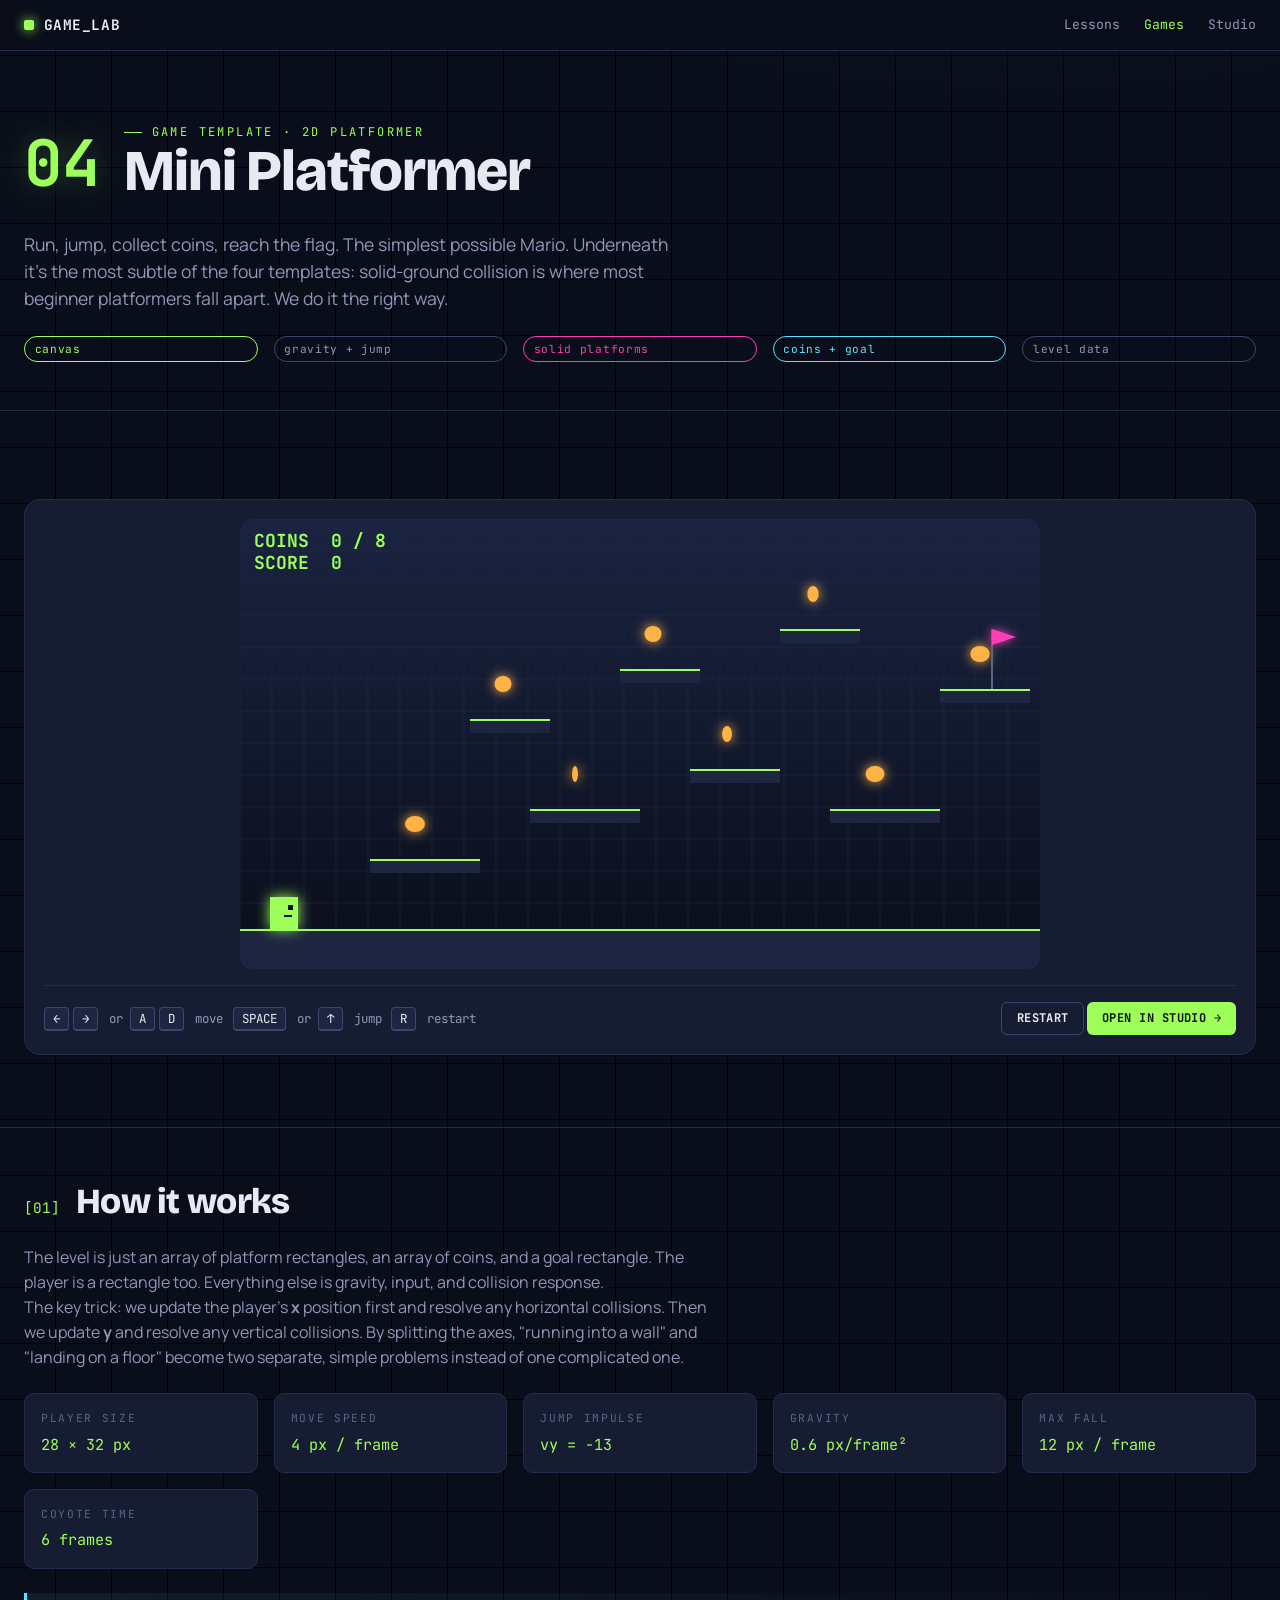
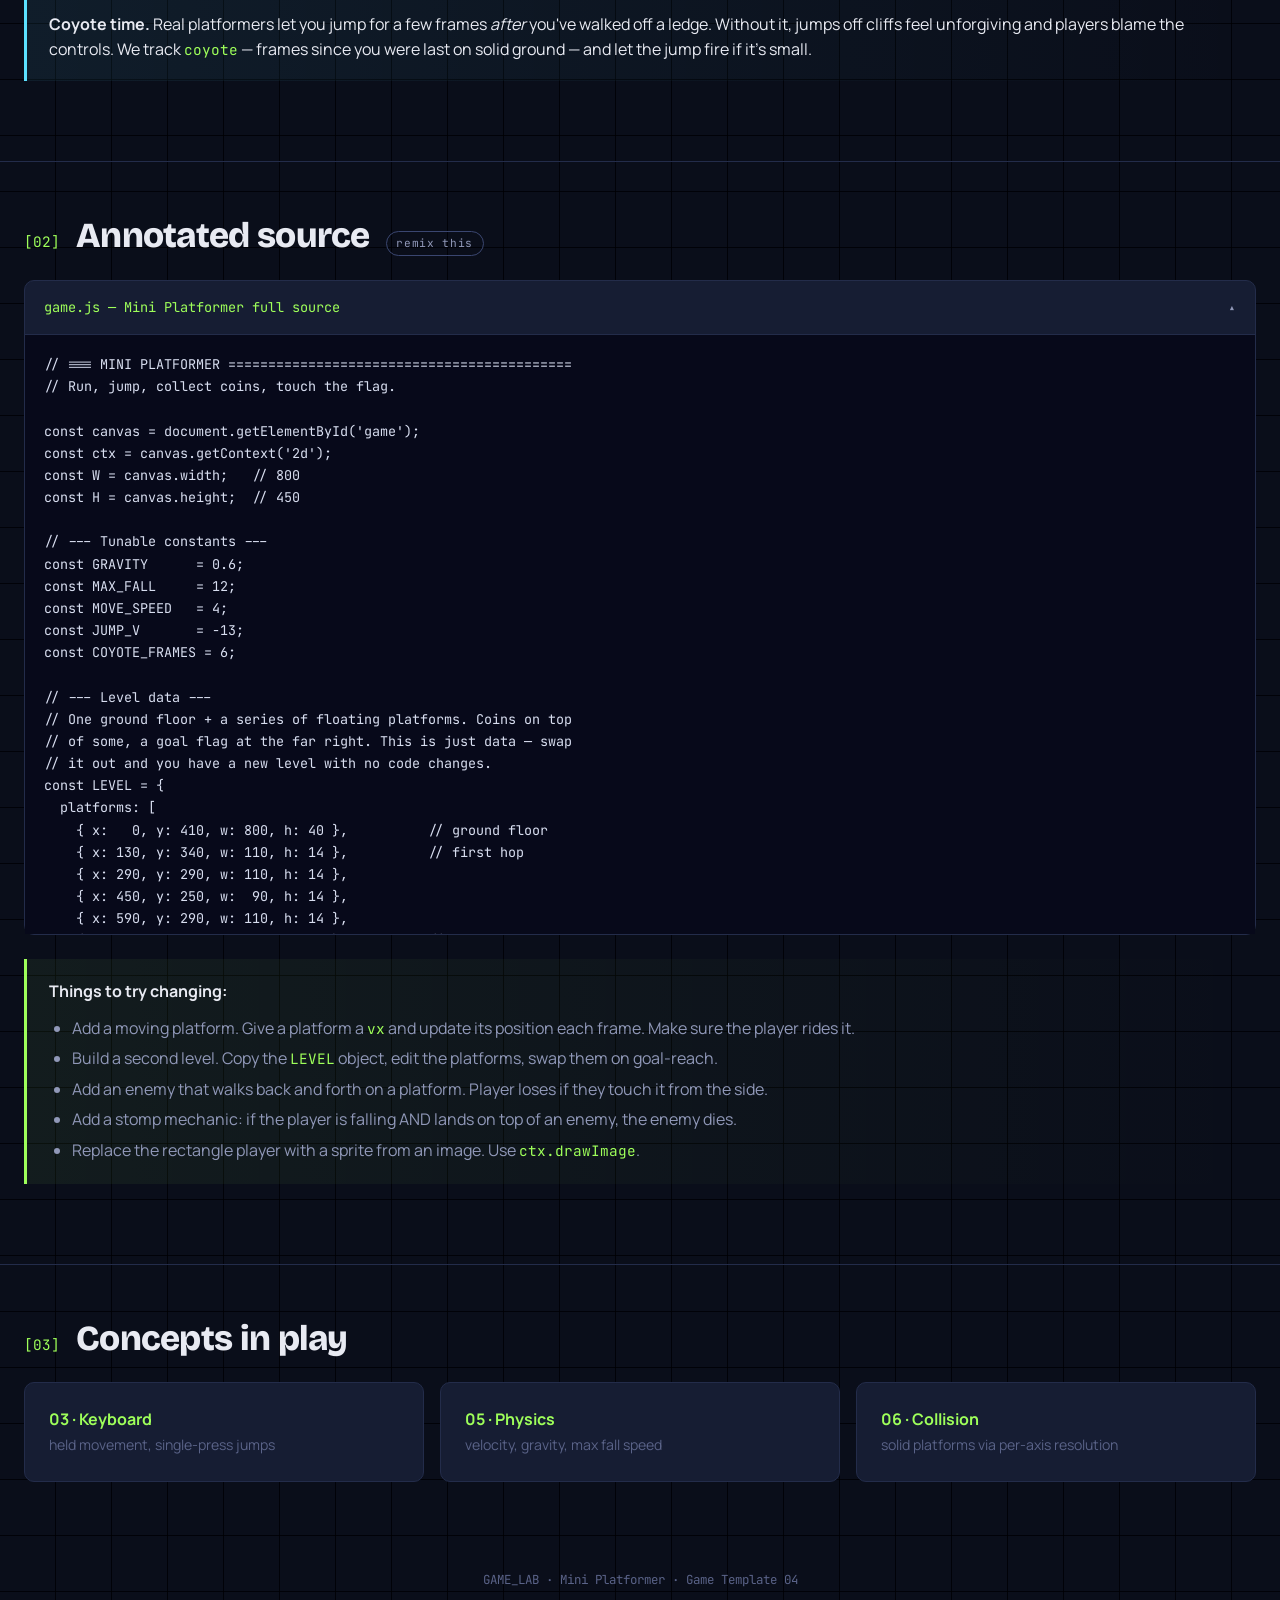
<file: games/platformer.html>
<!doctype html>
<html lang="en">
<head>
<meta charset="utf-8">
<meta name="viewport" content="width=device-width, initial-scale=1">
<title>Mini Platformer · GAME LAB</title>
<link rel="stylesheet" href="../shared.css">
<style>
  .stage-wrap { background: var(--bg-card); border: 1px solid var(--line); border-radius: var(--radius-lg); padding: 1.2rem; margin: 2rem 0 1rem; }
  .stage-wrap canvas { display: block; margin: 0 auto; width: 100%; max-width: 800px; height: auto; background: #000; border-radius: var(--radius); image-rendering: pixelated; }
  .controls-row { display: flex; flex-wrap: wrap; gap: 0.6rem; align-items: center; justify-content: space-between; margin-top: 1rem; padding-top: 1rem; border-top: 1px solid var(--line); }
  .keys { display: flex; gap: 0.6rem; flex-wrap: wrap; font-family: var(--font-mono); font-size: 0.78rem; color: var(--text-dim); }
  .keys kbd { background: var(--bg-soft); border: 1px solid var(--line-bright); border-bottom-width: 2px; border-radius: 4px; padding: 2px 8px; margin-right: 4px; color: var(--text); font-family: var(--font-mono); font-size: 0.78rem; }
  details.source-block { background: var(--bg-card); border: 1px solid var(--line); border-radius: var(--radius); margin-top: 1rem; }
  details.source-block summary { padding: 1rem 1.2rem; font-family: var(--font-mono); font-size: 0.85rem; color: var(--lime); cursor: pointer; list-style: none; display: flex; align-items: center; justify-content: space-between; }
  details.source-block summary::-webkit-details-marker { display: none; }
  details.source-block summary::after { content: "▾"; transition: transform 0.2s; color: var(--text-dim); }
  details[open].source-block summary::after { transform: rotate(180deg); }
  details.source-block pre { border: none; border-top: 1px solid var(--line); border-radius: 0; margin: 0; max-height: 600px; }
  .game-meta-grid { display: grid; grid-template-columns: repeat(auto-fit, minmax(200px, 1fr)); gap: 1rem; margin: 1.5rem 0; }
  .meta-cell { background: var(--bg-card); border: 1px solid var(--line); padding: 1rem; border-radius: var(--radius); }
  .meta-cell .k { font-family: var(--font-mono); font-size: 0.7rem; color: var(--text-mute); text-transform: uppercase; letter-spacing: 0.15em; margin-bottom: 0.3rem; }
  .meta-cell .v { font-family: var(--font-mono); color: var(--lime); font-size: 0.95rem; }
</style>
</head>
<body>

<nav class="nav">
  <div class="nav-inner">
    <a class="brand" href="../index.html"><span class="dot"></span>GAME_LAB</a>
    <ul class="nav-links">
      <li><a href="../index.html#lessons">Lessons</a></li>
      <li><a href="../index.html#games" class="active">Games</a></li>
      <li><a href="../studio/index.html">Studio</a></li>
    </ul>
  </div>
</nav>

<header class="hero">
  <div class="container">
    <div class="hero-meta">
      <div class="lesson-num">04</div>
      <div>
        <div class="eyebrow">Game Template · 2D Platformer</div>
        <h1>Mini Platformer</h1>
      </div>
    </div>
    <p class="lede">Run, jump, collect coins, reach the flag. The simplest possible Mario. Underneath it's the most subtle of the four templates: solid-ground collision is where most beginner platformers fall apart. We do it the right way.</p>
    <div class="row mt-3">
      <span class="tag lime">canvas</span>
      <span class="tag">gravity + jump</span>
      <span class="tag mag">solid platforms</span>
      <span class="tag cyan">coins + goal</span>
      <span class="tag">level data</span>
    </div>
  </div>
</header>

<section>
  <div class="container">
    <div class="stage-wrap">
      <canvas id="game" width="800" height="450"></canvas>
      <div class="controls-row">
        <div class="keys">
          <span><kbd>←</kbd><kbd>→</kbd> or <kbd>A</kbd><kbd>D</kbd> move</span>
          <span><kbd>SPACE</kbd> or <kbd>↑</kbd> jump</span>
          <span><kbd>R</kbd> restart</span>
        </div>
        <div>
          <button class="btn btn-secondary btn-sm" id="restart-btn">Restart</button>
          <a class="btn btn-sm" href="../studio/index.html?template=platformer">Open in Studio →</a>
        </div>
      </div>
    </div>
  </div>
</section>

<section>
  <div class="container">
    <div class="section-title">
      <span class="num">[01]</span>
      <h2>How it works</h2>
    </div>
    <p>The level is just an array of platform rectangles, an array of coins, and a goal rectangle. The player is a rectangle too. Everything else is gravity, input, and collision response.</p>
    <p>The key trick: we update the player's <strong>x</strong> position first and resolve any horizontal collisions. Then we update <strong>y</strong> and resolve any vertical collisions. By splitting the axes, "running into a wall" and "landing on a floor" become two separate, simple problems instead of one complicated one.</p>

    <div class="game-meta-grid">
      <div class="meta-cell"><div class="k">Player size</div><div class="v">28 × 32 px</div></div>
      <div class="meta-cell"><div class="k">Move speed</div><div class="v">4 px / frame</div></div>
      <div class="meta-cell"><div class="k">Jump impulse</div><div class="v">vy = -13</div></div>
      <div class="meta-cell"><div class="k">Gravity</div><div class="v">0.6 px/frame²</div></div>
      <div class="meta-cell"><div class="k">Max fall</div><div class="v">12 px / frame</div></div>
      <div class="meta-cell"><div class="k">Coyote time</div><div class="v">6 frames</div></div>
    </div>

    <div class="callout tip">
      <strong>Coyote time.</strong> Real platformers let you jump for a few frames <em>after</em> you've walked off a ledge. Without it, jumps off cliffs feel unforgiving and players blame the controls. We track <code>coyote</code> — frames since you were last on solid ground — and let the jump fire if it's small.
    </div>
  </div>
</section>

<section>
  <div class="container">
    <div class="section-title">
      <span class="num">[02]</span>
      <h2>Annotated source</h2>
      <span class="tag">remix this</span>
    </div>

    <details class="source-block" open>
      <summary>game.js — Mini Platformer full source</summary>
<pre><code>// === MINI PLATFORMER ===========================================
// Run, jump, collect coins, touch the flag.

const canvas = document.getElementById('game');
const ctx = canvas.getContext('2d');
const W = canvas.width;   // 800
const H = canvas.height;  // 450

// --- Tunable constants ---
const GRAVITY      = 0.6;
const MAX_FALL     = 12;
const MOVE_SPEED   = 4;
const JUMP_V       = -13;
const COYOTE_FRAMES = 6;

// --- Level data ---
// One ground floor + a series of floating platforms. Coins on top
// of some, a goal flag at the far right. This is just data — swap
// it out and you have a new level with no code changes.
const LEVEL = {
  platforms: [
    { x:   0, y: 410, w: 800, h: 40 },          // ground floor
    { x: 130, y: 340, w: 110, h: 14 },          // first hop
    { x: 290, y: 290, w: 110, h: 14 },
    { x: 450, y: 250, w:  90, h: 14 },
    { x: 590, y: 290, w: 110, h: 14 },
    { x: 230, y: 200, w:  80, h: 14 },          // upper route
    { x: 380, y: 150, w:  80, h: 14 },
    { x: 540, y: 110, w:  80, h: 14 },
    { x: 700, y: 170, w:  90, h: 14 },
  ],
  coins: [
    { x: 175, y: 305 }, { x: 335, y: 255 }, { x: 487, y: 215 },
    { x: 635, y: 255 }, { x: 263, y: 165 }, { x: 413, y: 115 },
    { x: 573, y:  75 }, { x: 740, y: 135 },
  ],
  goal: { x: 745, y: 110, w: 14, h: 60 },
  start: { x: 30, y: 360 }
};

let player, coins, goalReached, score, deathCount;

function reset() {
  player = {
    x: LEVEL.start.x, y: LEVEL.start.y,
    w: 28, h: 32,
    vx: 0, vy: 0,
    onGround: false,
    coyote: 0,
    facing: 1
  };
  coins = LEVEL.coins.map(c =&gt; ({ ...c, taken: false, t: Math.random() * 6 }));
  goalReached = false;
  score = 0;
}

// --- Input ---
const keys = {};
window.addEventListener('keydown', e =&gt; {
  keys[e.code] = true;
  if (['Space','ArrowUp','ArrowLeft','ArrowRight','ArrowDown'].includes(e.code)) {
    e.preventDefault();
  }
  if (e.code === 'KeyR') reset();
});
window.addEventListener('keyup', e =&gt; { keys[e.code] = false; });
document.getElementById('restart-btn').addEventListener('click', reset);

// --- AABB overlap test ---
function overlap(a, b) {
  return a.x &lt; b.x + b.w &amp;&amp;
         a.x + a.w &gt; b.x &amp;&amp;
         a.y &lt; b.y + b.h &amp;&amp;
         a.y + a.h &gt; b.y;
}

function update() {
  if (goalReached) return;

  // Horizontal input
  let ax = 0;
  if (keys.ArrowLeft  || keys.KeyA) { ax -= 1; player.facing = -1; }
  if (keys.ArrowRight || keys.KeyD) { ax += 1; player.facing =  1; }
  player.vx = ax * MOVE_SPEED;

  // Jump (with coyote time)
  const jumpHeld = keys.Space || keys.ArrowUp || keys.KeyW;
  if (jumpHeld &amp;&amp; player.coyote &gt; 0) {
    player.vy = JUMP_V;
    player.coyote = 0;
    player.onGround = false;
  }

  // Gravity
  player.vy += GRAVITY;
  if (player.vy &gt; MAX_FALL) player.vy = MAX_FALL;

  // ============================================================
  // Move + collide on each axis SEPARATELY. This is the key idea.
  // ============================================================

  // X axis
  player.x += player.vx;
  for (const p of LEVEL.platforms) {
    if (overlap(player, p)) {
      // Push out along x by the smaller side
      if (player.vx &gt; 0) player.x = p.x - player.w;
      else if (player.vx &lt; 0) player.x = p.x + p.w;
      player.vx = 0;
    }
  }

  // Y axis
  player.y += player.vy;
  player.onGround = false;
  for (const p of LEVEL.platforms) {
    if (overlap(player, p)) {
      if (player.vy &gt; 0) {
        player.y = p.y - player.h;
        player.onGround = true;
      } else if (player.vy &lt; 0) {
        player.y = p.y + p.h;
      }
      player.vy = 0;
    }
  }

  // Coyote time: while grounded, refresh window. Otherwise count down.
  if (player.onGround) player.coyote = COYOTE_FRAMES;
  else if (player.coyote &gt; 0) player.coyote--;

  // World bounds
  if (player.x &lt; 0) player.x = 0;
  if (player.x + player.w &gt; W) player.x = W - player.w;

  // Fell off the bottom
  if (player.y &gt; H + 50) reset();

  // Coins
  for (const c of coins) {
    if (c.taken) continue;
    c.t += 0.12;
    const cb = { x: c.x - 10, y: c.y - 10, w: 20, h: 20 };
    if (overlap(player, cb)) {
      c.taken = true;
      score += 10;
    }
  }

  // Goal
  if (overlap(player, LEVEL.goal)) goalReached = true;
}

function draw() {
  // Background
  const bg = ctx.createLinearGradient(0, 0, 0, H);
  bg.addColorStop(0, '#1a2340');
  bg.addColorStop(1, '#0a0e1a');
  ctx.fillStyle = bg;
  ctx.fillRect(0, 0, W, H);

  // Grid
  ctx.strokeStyle = 'rgba(35,44,74,0.5)';
  ctx.lineWidth = 1;
  for (let x = 0; x &lt; W; x += 32) {
    ctx.beginPath(); ctx.moveTo(x, 0); ctx.lineTo(x, H); ctx.stroke();
  }
  for (let y = 0; y &lt; H; y += 32) {
    ctx.beginPath(); ctx.moveTo(0, y); ctx.lineTo(W, y); ctx.stroke();
  }

  // Platforms
  for (const p of LEVEL.platforms) {
    ctx.fillStyle = '#1d2540';
    ctx.fillRect(p.x, p.y, p.w, p.h);
    // top highlight
    ctx.fillStyle = '#9eff5a';
    ctx.fillRect(p.x, p.y, p.w, 2);
  }

  // Coins (spinning ellipses)
  for (const c of coins) {
    if (c.taken) continue;
    const sx = Math.abs(Math.cos(c.t)) * 8 + 2;
    ctx.fillStyle = '#ffb347';
    ctx.shadowColor = '#ffb347';
    ctx.shadowBlur = 12;
    ctx.beginPath();
    ctx.ellipse(c.x, c.y, sx, 8, 0, 0, Math.PI * 2);
    ctx.fill();
    ctx.shadowBlur = 0;
  }

  // Goal flag
  const g = LEVEL.goal;
  ctx.fillStyle = '#5a6388';
  ctx.fillRect(g.x + g.w/2 - 1, g.y, 2, g.h);
  ctx.fillStyle = '#ff3eb5';
  ctx.shadowColor = '#ff3eb5';
  ctx.shadowBlur = 10;
  ctx.beginPath();
  ctx.moveTo(g.x + g.w/2, g.y);
  ctx.lineTo(g.x + g.w/2 + 24, g.y + 8);
  ctx.lineTo(g.x + g.w/2, g.y + 16);
  ctx.fill();
  ctx.shadowBlur = 0;

  // Player
  ctx.save();
  ctx.translate(player.x + player.w/2, player.y + player.h/2);
  ctx.scale(player.facing, 1);
  ctx.fillStyle = '#9eff5a';
  ctx.shadowColor = '#9eff5a';
  ctx.shadowBlur = 14;
  ctx.fillRect(-player.w/2, -player.h/2, player.w, player.h);
  ctx.shadowBlur = 0;
  // eye
  ctx.fillStyle = '#0a0e1a';
  ctx.fillRect(player.w/2 - 10, -player.h/2 + 8, 5, 5);
  // mouth (subtle)
  ctx.fillRect(player.w/2 - 14, -player.h/2 + 18, 8, 2);
  ctx.restore();

  // HUD
  ctx.font = 'bold 18px JetBrains Mono, monospace';
  ctx.fillStyle = '#9eff5a';
  ctx.textAlign = 'left';
  ctx.fillText(`COINS  ${score / 10} / ${coins.length}`, 14, 28);
  ctx.fillText(`SCORE  ${score}`, 14, 50);

  // Goal screen
  if (goalReached) {
    ctx.fillStyle = 'rgba(158,255,90,0.18)';
    ctx.fillRect(0, 0, W, H);
    ctx.textAlign = 'center';
    ctx.fillStyle = '#9eff5a';
    ctx.font = 'bold 48px Bricolage Grotesque, sans-serif';
    ctx.fillText('LEVEL COMPLETE', W/2, H/2 - 8);
    ctx.font = '13px JetBrains Mono, monospace';
    ctx.fillStyle = '#fff';
    ctx.fillText(`coins: ${score / 10} / ${coins.length}    score: ${score}`, W/2, H/2 + 22);
    ctx.fillText('press R to play again', W/2, H/2 + 42);
  }
}

function loop() {
  update();
  draw();
  requestAnimationFrame(loop);
}

reset();
loop();
</code></pre>
    </details>

    <div class="callout mt-3">
      <strong>Things to try changing:</strong>
      <ul style="margin-top: 0.6rem; padding-left: 1.4rem; color: var(--text-dim); line-height: 1.9;">
        <li>Add a moving platform. Give a platform a <code>vx</code> and update its position each frame. Make sure the player rides it.</li>
        <li>Build a second level. Copy the <code>LEVEL</code> object, edit the platforms, swap them on goal-reach.</li>
        <li>Add an enemy that walks back and forth on a platform. Player loses if they touch it from the side.</li>
        <li>Add a stomp mechanic: if the player is falling AND lands on top of an enemy, the enemy dies.</li>
        <li>Replace the rectangle player with a sprite from an image. Use <code>ctx.drawImage</code>.</li>
      </ul>
    </div>
  </div>
</section>

<section>
  <div class="container">
    <div class="section-title">
      <span class="num">[03]</span>
      <h2>Concepts in play</h2>
    </div>
    <div class="row mt-3">
      <a class="card" href="../lessons/03-keyboard.html"><strong>03 · Keyboard</strong><br><span style="color:var(--text-mute);font-size:0.88rem;">held movement, single-press jumps</span></a>
      <a class="card" href="../lessons/05-physics.html"><strong>05 · Physics</strong><br><span style="color:var(--text-mute);font-size:0.88rem;">velocity, gravity, max fall speed</span></a>
      <a class="card" href="../lessons/06-collision.html"><strong>06 · Collision</strong><br><span style="color:var(--text-mute);font-size:0.88rem;">solid platforms via per-axis resolution</span></a>
    </div>
  </div>
</section>

<footer class="site-footer">GAME_LAB · Mini Platformer · Game Template 04</footer>

<script>
const canvas = document.getElementById('game');
const ctx = canvas.getContext('2d');
const W = canvas.width;
const H = canvas.height;

const GRAVITY = 0.6;
const MAX_FALL = 12;
const MOVE_SPEED = 4;
const JUMP_V = -13;
const COYOTE_FRAMES = 6;

const LEVEL = {
  platforms: [
    { x:   0, y: 410, w: 800, h: 40 },
    { x: 130, y: 340, w: 110, h: 14 },
    { x: 290, y: 290, w: 110, h: 14 },
    { x: 450, y: 250, w:  90, h: 14 },
    { x: 590, y: 290, w: 110, h: 14 },
    { x: 230, y: 200, w:  80, h: 14 },
    { x: 380, y: 150, w:  80, h: 14 },
    { x: 540, y: 110, w:  80, h: 14 },
    { x: 700, y: 170, w:  90, h: 14 },
  ],
  coins: [
    { x: 175, y: 305 }, { x: 335, y: 255 }, { x: 487, y: 215 },
    { x: 635, y: 255 }, { x: 263, y: 165 }, { x: 413, y: 115 },
    { x: 573, y:  75 }, { x: 740, y: 135 },
  ],
  goal: { x: 745, y: 110, w: 14, h: 60 },
  start: { x: 30, y: 360 }
};

let player, coins, goalReached, score;

function reset() {
  player = {
    x: LEVEL.start.x, y: LEVEL.start.y,
    w: 28, h: 32, vx: 0, vy: 0,
    onGround: false, coyote: 0, facing: 1
  };
  coins = LEVEL.coins.map(c => ({ ...c, taken: false, t: Math.random() * 6 }));
  goalReached = false;
  score = 0;
}

const keys = {};
window.addEventListener('keydown', e => {
  keys[e.code] = true;
  if (['Space','ArrowUp','ArrowLeft','ArrowRight','ArrowDown'].includes(e.code)) e.preventDefault();
  if (e.code === 'KeyR') reset();
});
window.addEventListener('keyup', e => { keys[e.code] = false; });
document.getElementById('restart-btn').addEventListener('click', reset);

function overlap(a, b) {
  return a.x < b.x + b.w && a.x + a.w > b.x && a.y < b.y + b.h && a.y + a.h > b.y;
}

function update() {
  if (goalReached) return;

  let ax = 0;
  if (keys.ArrowLeft || keys.KeyA) { ax -= 1; player.facing = -1; }
  if (keys.ArrowRight || keys.KeyD) { ax += 1; player.facing = 1; }
  player.vx = ax * MOVE_SPEED;

  const jumpHeld = keys.Space || keys.ArrowUp || keys.KeyW;
  if (jumpHeld && player.coyote > 0) {
    player.vy = JUMP_V;
    player.coyote = 0;
    player.onGround = false;
  }

  player.vy += GRAVITY;
  if (player.vy > MAX_FALL) player.vy = MAX_FALL;

  player.x += player.vx;
  for (const p of LEVEL.platforms) {
    if (overlap(player, p)) {
      if (player.vx > 0) player.x = p.x - player.w;
      else if (player.vx < 0) player.x = p.x + p.w;
      player.vx = 0;
    }
  }

  player.y += player.vy;
  player.onGround = false;
  for (const p of LEVEL.platforms) {
    if (overlap(player, p)) {
      if (player.vy > 0) { player.y = p.y - player.h; player.onGround = true; }
      else if (player.vy < 0) player.y = p.y + p.h;
      player.vy = 0;
    }
  }

  if (player.onGround) player.coyote = COYOTE_FRAMES;
  else if (player.coyote > 0) player.coyote--;

  if (player.x < 0) player.x = 0;
  if (player.x + player.w > W) player.x = W - player.w;
  if (player.y > H + 50) reset();

  for (const c of coins) {
    if (c.taken) continue;
    c.t += 0.12;
    const cb = { x: c.x - 10, y: c.y - 10, w: 20, h: 20 };
    if (overlap(player, cb)) { c.taken = true; score += 10; }
  }

  if (overlap(player, LEVEL.goal)) goalReached = true;
}

function draw() {
  const bg = ctx.createLinearGradient(0, 0, 0, H);
  bg.addColorStop(0, '#1a2340');
  bg.addColorStop(1, '#0a0e1a');
  ctx.fillStyle = bg;
  ctx.fillRect(0, 0, W, H);

  ctx.strokeStyle = 'rgba(35,44,74,0.5)';
  ctx.lineWidth = 1;
  for (let x = 0; x < W; x += 32) {
    ctx.beginPath(); ctx.moveTo(x, 0); ctx.lineTo(x, H); ctx.stroke();
  }
  for (let y = 0; y < H; y += 32) {
    ctx.beginPath(); ctx.moveTo(0, y); ctx.lineTo(W, y); ctx.stroke();
  }

  for (const p of LEVEL.platforms) {
    ctx.fillStyle = '#1d2540';
    ctx.fillRect(p.x, p.y, p.w, p.h);
    ctx.fillStyle = '#9eff5a';
    ctx.fillRect(p.x, p.y, p.w, 2);
  }

  for (const c of coins) {
    if (c.taken) continue;
    const sx = Math.abs(Math.cos(c.t)) * 8 + 2;
    ctx.fillStyle = '#ffb347';
    ctx.shadowColor = '#ffb347';
    ctx.shadowBlur = 12;
    ctx.beginPath();
    ctx.ellipse(c.x, c.y, sx, 8, 0, 0, Math.PI * 2);
    ctx.fill();
    ctx.shadowBlur = 0;
  }

  const g = LEVEL.goal;
  ctx.fillStyle = '#5a6388';
  ctx.fillRect(g.x + g.w/2 - 1, g.y, 2, g.h);
  ctx.fillStyle = '#ff3eb5';
  ctx.shadowColor = '#ff3eb5';
  ctx.shadowBlur = 10;
  ctx.beginPath();
  ctx.moveTo(g.x + g.w/2, g.y);
  ctx.lineTo(g.x + g.w/2 + 24, g.y + 8);
  ctx.lineTo(g.x + g.w/2, g.y + 16);
  ctx.fill();
  ctx.shadowBlur = 0;

  ctx.save();
  ctx.translate(player.x + player.w/2, player.y + player.h/2);
  ctx.scale(player.facing, 1);
  ctx.fillStyle = '#9eff5a';
  ctx.shadowColor = '#9eff5a';
  ctx.shadowBlur = 14;
  ctx.fillRect(-player.w/2, -player.h/2, player.w, player.h);
  ctx.shadowBlur = 0;
  ctx.fillStyle = '#0a0e1a';
  ctx.fillRect(player.w/2 - 10, -player.h/2 + 8, 5, 5);
  ctx.fillRect(player.w/2 - 14, -player.h/2 + 18, 8, 2);
  ctx.restore();

  ctx.font = 'bold 18px JetBrains Mono, monospace';
  ctx.fillStyle = '#9eff5a';
  ctx.textAlign = 'left';
  ctx.fillText(`COINS  ${score / 10} / ${coins.length}`, 14, 28);
  ctx.fillText(`SCORE  ${score}`, 14, 50);

  if (goalReached) {
    ctx.fillStyle = 'rgba(158,255,90,0.18)';
    ctx.fillRect(0, 0, W, H);
    ctx.textAlign = 'center';
    ctx.fillStyle = '#9eff5a';
    ctx.font = 'bold 48px Bricolage Grotesque, sans-serif';
    ctx.fillText('LEVEL COMPLETE', W/2, H/2 - 8);
    ctx.font = '13px JetBrains Mono, monospace';
    ctx.fillStyle = '#fff';
    ctx.fillText(`coins: ${score / 10} / ${coins.length}    score: ${score}`, W/2, H/2 + 22);
    ctx.fillText('press R to play again', W/2, H/2 + 42);
  }
}

function loop() {
  update();
  draw();
  requestAnimationFrame(loop);
}

reset();
loop();
</script>
</body>
</html>
</file>
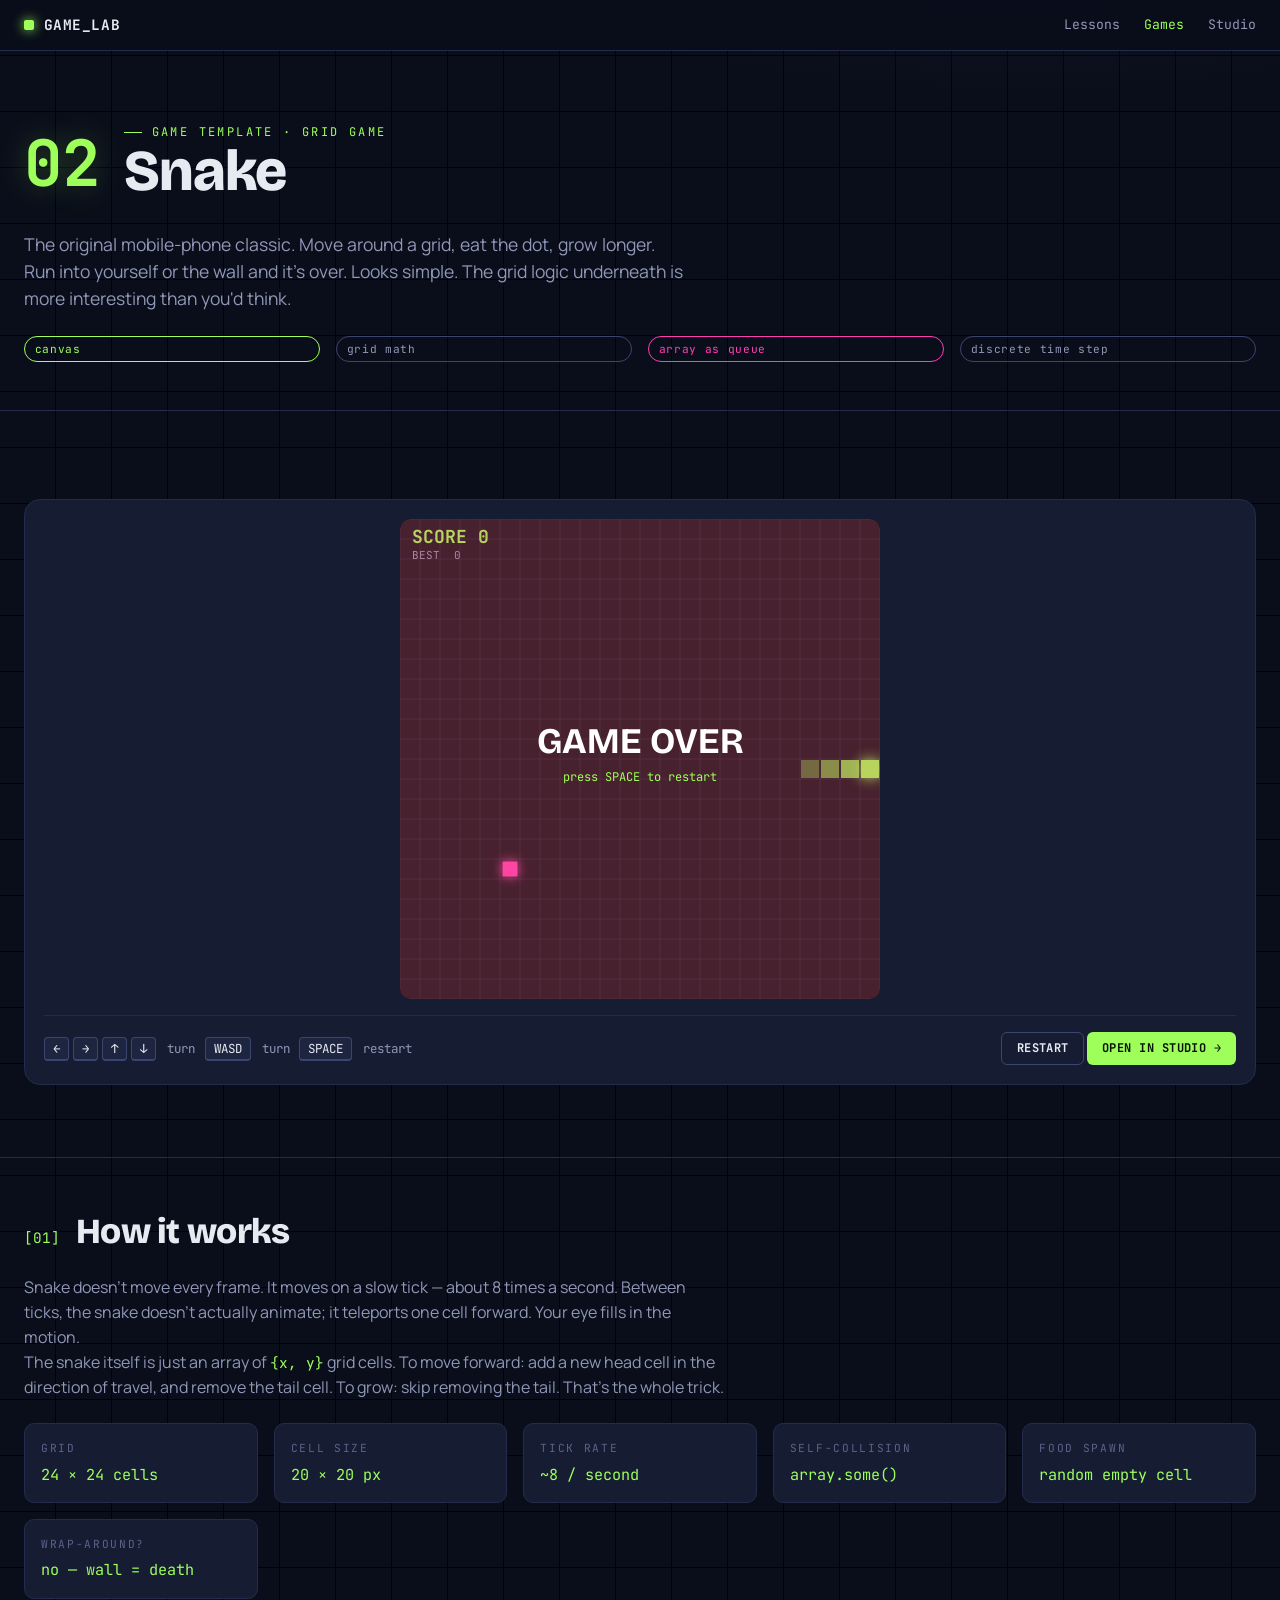
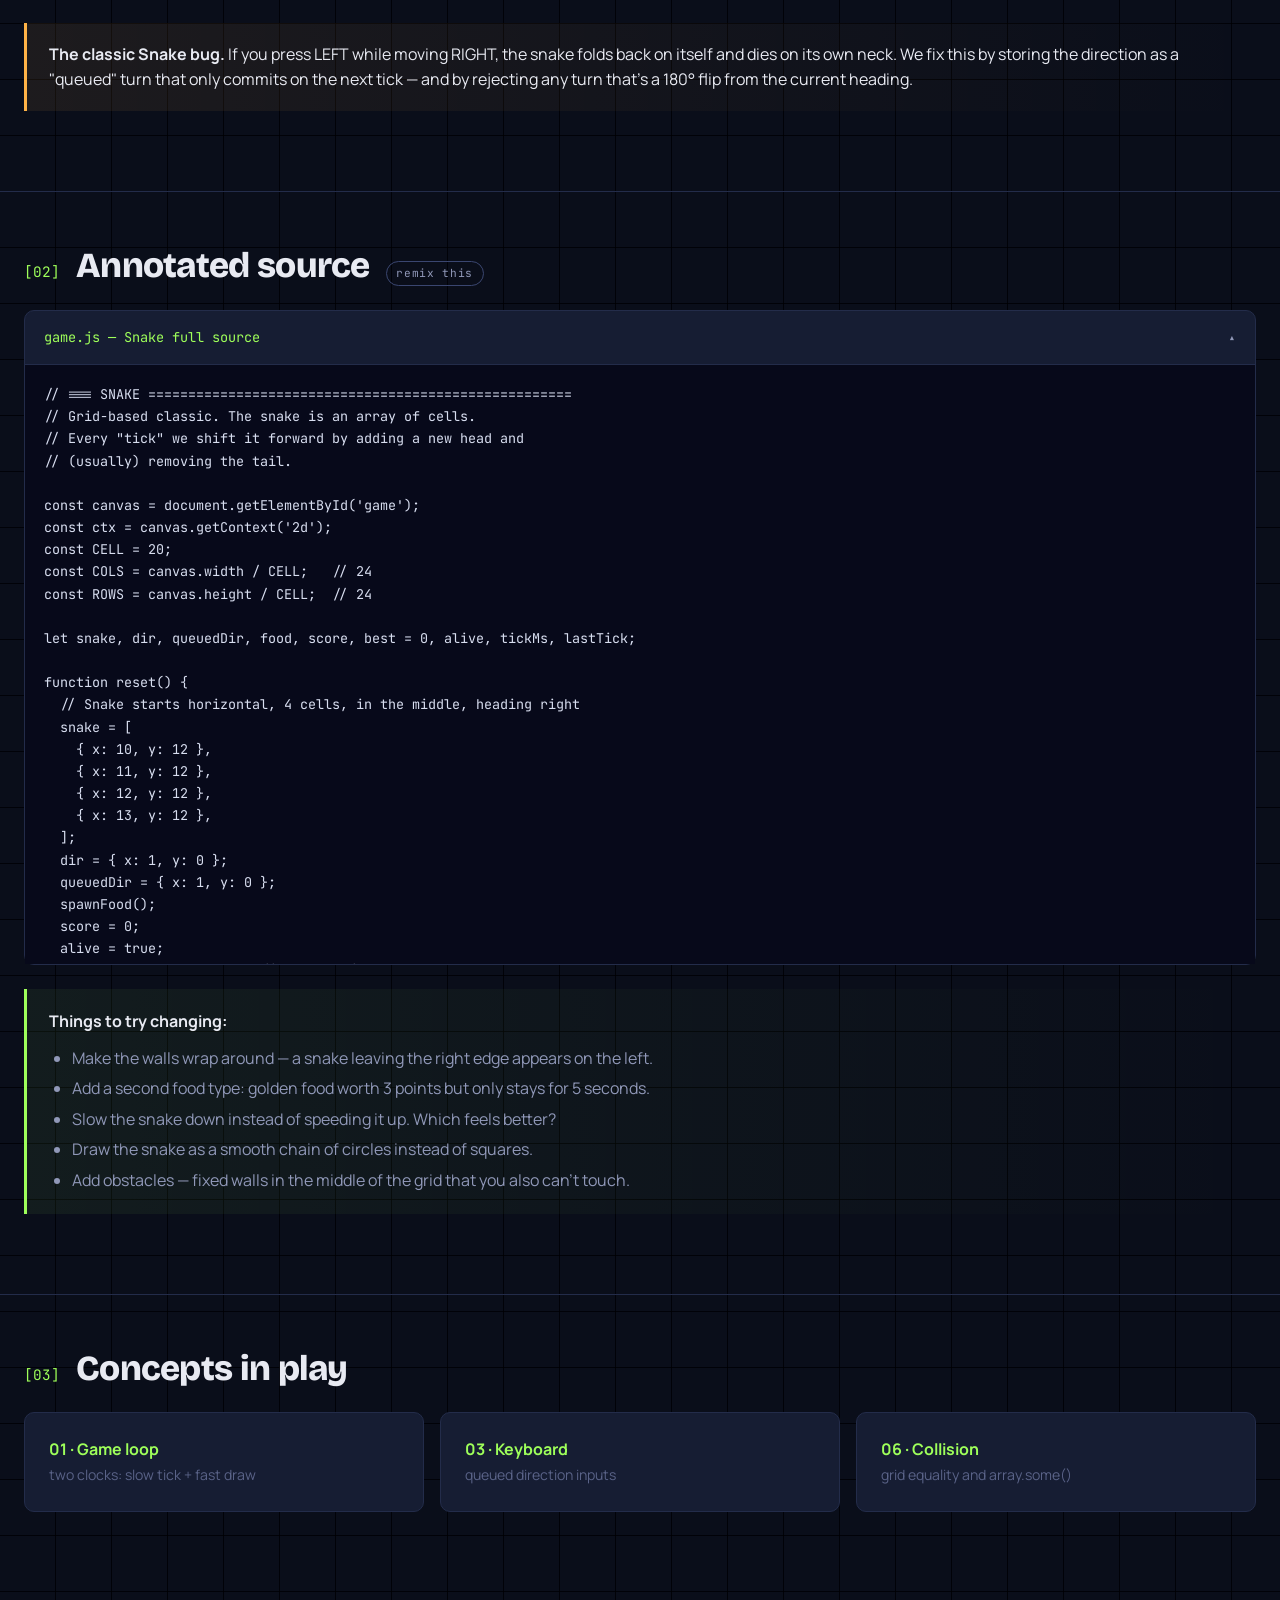
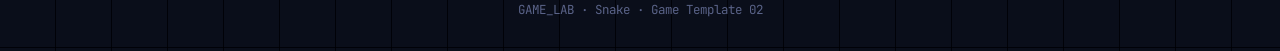
<file: games/snake.html>
<!doctype html>
<html lang="en">
<head>
<meta charset="utf-8">
<meta name="viewport" content="width=device-width, initial-scale=1">
<title>Snake · GAME LAB</title>
<link rel="stylesheet" href="../shared.css">
<style>
  .stage-wrap { background: var(--bg-card); border: 1px solid var(--line); border-radius: var(--radius-lg); padding: 1.2rem; margin: 2rem 0 1rem; }
  .stage-wrap canvas { display: block; margin: 0 auto; width: 100%; max-width: 480px; height: auto; background: #000; border-radius: var(--radius); image-rendering: pixelated; }
  .controls-row { display: flex; flex-wrap: wrap; gap: 0.6rem; align-items: center; justify-content: space-between; margin-top: 1rem; padding-top: 1rem; border-top: 1px solid var(--line); }
  .keys { display: flex; gap: 0.6rem; flex-wrap: wrap; font-family: var(--font-mono); font-size: 0.78rem; color: var(--text-dim); }
  .keys kbd { background: var(--bg-soft); border: 1px solid var(--line-bright); border-bottom-width: 2px; border-radius: 4px; padding: 2px 8px; margin-right: 4px; color: var(--text); font-family: var(--font-mono); font-size: 0.78rem; }
  details.source-block { background: var(--bg-card); border: 1px solid var(--line); border-radius: var(--radius); margin-top: 1rem; }
  details.source-block summary { padding: 1rem 1.2rem; font-family: var(--font-mono); font-size: 0.85rem; color: var(--lime); cursor: pointer; list-style: none; display: flex; align-items: center; justify-content: space-between; }
  details.source-block summary::-webkit-details-marker { display: none; }
  details.source-block summary::after { content: "▾"; transition: transform 0.2s; color: var(--text-dim); }
  details[open].source-block summary::after { transform: rotate(180deg); }
  details.source-block pre { border: none; border-top: 1px solid var(--line); border-radius: 0; margin: 0; max-height: 600px; }
  .game-meta-grid { display: grid; grid-template-columns: repeat(auto-fit, minmax(200px, 1fr)); gap: 1rem; margin: 1.5rem 0; }
  .meta-cell { background: var(--bg-card); border: 1px solid var(--line); padding: 1rem; border-radius: var(--radius); }
  .meta-cell .k { font-family: var(--font-mono); font-size: 0.7rem; color: var(--text-mute); text-transform: uppercase; letter-spacing: 0.15em; margin-bottom: 0.3rem; }
  .meta-cell .v { font-family: var(--font-mono); color: var(--lime); font-size: 0.95rem; }
</style>
</head>
<body>

<nav class="nav">
  <div class="nav-inner">
    <a class="brand" href="../index.html"><span class="dot"></span>GAME_LAB</a>
    <ul class="nav-links">
      <li><a href="../index.html#lessons">Lessons</a></li>
      <li><a href="../index.html#games" class="active">Games</a></li>
      <li><a href="../studio/index.html">Studio</a></li>
    </ul>
  </div>
</nav>

<header class="hero">
  <div class="container">
    <div class="hero-meta">
      <div class="lesson-num">02</div>
      <div>
        <div class="eyebrow">Game Template · Grid Game</div>
        <h1>Snake</h1>
      </div>
    </div>
    <p class="lede">The original mobile-phone classic. Move around a grid, eat the dot, grow longer. Run into yourself or the wall and it's over. Looks simple. The grid logic underneath is more interesting than you'd think.</p>
    <div class="row mt-3">
      <span class="tag lime">canvas</span>
      <span class="tag">grid math</span>
      <span class="tag mag">array as queue</span>
      <span class="tag">discrete time step</span>
    </div>
  </div>
</header>

<section>
  <div class="container">
    <div class="stage-wrap">
      <canvas id="game" width="480" height="480"></canvas>
      <div class="controls-row">
        <div class="keys">
          <span><kbd>←</kbd><kbd>→</kbd><kbd>↑</kbd><kbd>↓</kbd> turn</span>
          <span><kbd>WASD</kbd> turn</span>
          <span><kbd>SPACE</kbd> restart</span>
        </div>
        <div>
          <button class="btn btn-secondary btn-sm" id="restart-btn">Restart</button>
          <a class="btn btn-sm" href="../studio/index.html?template=snake">Open in Studio →</a>
        </div>
      </div>
    </div>
  </div>
</section>

<section>
  <div class="container">
    <div class="section-title">
      <span class="num">[01]</span>
      <h2>How it works</h2>
    </div>
    <p>Snake doesn't move every frame. It moves on a slow tick — about 8 times a second. Between ticks, the snake doesn't actually animate; it teleports one cell forward. Your eye fills in the motion.</p>
    <p>The snake itself is just an array of <code>{x, y}</code> grid cells. To move forward: add a new head cell in the direction of travel, and remove the tail cell. To grow: skip removing the tail. That's the whole trick.</p>

    <div class="game-meta-grid">
      <div class="meta-cell"><div class="k">Grid</div><div class="v">24 × 24 cells</div></div>
      <div class="meta-cell"><div class="k">Cell size</div><div class="v">20 × 20 px</div></div>
      <div class="meta-cell"><div class="k">Tick rate</div><div class="v">~8 / second</div></div>
      <div class="meta-cell"><div class="k">Self-collision</div><div class="v">array.some()</div></div>
      <div class="meta-cell"><div class="k">Food spawn</div><div class="v">random empty cell</div></div>
      <div class="meta-cell"><div class="k">Wrap-around?</div><div class="v">no — wall = death</div></div>
    </div>

    <div class="callout warn">
      <strong>The classic Snake bug.</strong> If you press LEFT while moving RIGHT, the snake folds back on itself and dies on its own neck. We fix this by storing the direction as a "queued" turn that only commits on the next tick — and by rejecting any turn that's a 180° flip from the current heading.
    </div>
  </div>
</section>

<section>
  <div class="container">
    <div class="section-title">
      <span class="num">[02]</span>
      <h2>Annotated source</h2>
      <span class="tag">remix this</span>
    </div>

    <details class="source-block" open>
      <summary>game.js — Snake full source</summary>
<pre><code>// === SNAKE =====================================================
// Grid-based classic. The snake is an array of cells.
// Every "tick" we shift it forward by adding a new head and
// (usually) removing the tail.

const canvas = document.getElementById('game');
const ctx = canvas.getContext('2d');
const CELL = 20;
const COLS = canvas.width / CELL;   // 24
const ROWS = canvas.height / CELL;  // 24

let snake, dir, queuedDir, food, score, best = 0, alive, tickMs, lastTick;

function reset() {
  // Snake starts horizontal, 4 cells, in the middle, heading right
  snake = [
    { x: 10, y: 12 },
    { x: 11, y: 12 },
    { x: 12, y: 12 },
    { x: 13, y: 12 },
  ];
  dir = { x: 1, y: 0 };
  queuedDir = { x: 1, y: 0 };
  spawnFood();
  score = 0;
  alive = true;
  tickMs = 120;            // ~8 ticks/sec; speeds up as snake grows
  lastTick = performance.now();
}

function spawnFood() {
  // Pick a random cell that the snake doesn't occupy
  while (true) {
    const f = {
      x: Math.floor(Math.random() * COLS),
      y: Math.floor(Math.random() * ROWS)
    };
    if (!snake.some(s =&gt; s.x === f.x &amp;&amp; s.y === f.y)) {
      food = f;
      return;
    }
  }
}

// --- Input: queue turns. Reject 180° flips. ---
window.addEventListener('keydown', e =&gt; {
  const map = {
    ArrowLeft:  { x:-1, y: 0 }, KeyA: { x:-1, y: 0 },
    ArrowRight: { x: 1, y: 0 }, KeyD: { x: 1, y: 0 },
    ArrowUp:    { x: 0, y:-1 }, KeyW: { x: 0, y:-1 },
    ArrowDown:  { x: 0, y: 1 }, KeyS: { x: 0, y: 1 },
  };
  const nd = map[e.code];
  if (nd) {
    e.preventDefault();
    // Block reversing onto your own neck
    if (nd.x !== -dir.x || nd.y !== -dir.y) queuedDir = nd;
  }
  if (e.code === 'Space' &amp;&amp; !alive) reset();
});
document.getElementById('restart-btn').addEventListener('click', reset);

function tick() {
  // Commit the queued turn
  dir = queuedDir;

  // New head one cell in front
  const head = { x: snake[snake.length-1].x + dir.x,
                 y: snake[snake.length-1].y + dir.y };

  // Wall collision
  if (head.x &lt; 0 || head.x &gt;= COLS || head.y &lt; 0 || head.y &gt;= ROWS) {
    alive = false; return;
  }
  // Self collision (check every body cell — head about to enter it)
  if (snake.some(s =&gt; s.x === head.x &amp;&amp; s.y === head.y)) {
    alive = false; return;
  }

  snake.push(head);

  // Eat food? Don't remove tail this tick = snake grows by 1
  if (head.x === food.x &amp;&amp; head.y === food.y) {
    score++;
    if (score &gt; best) best = score;
    spawnFood();
    // Speed up a touch every food. Don't go faster than 50ms/tick.
    tickMs = Math.max(50, tickMs - 3);
  } else {
    snake.shift();
  }
}

function draw() {
  // Background
  ctx.fillStyle = '#0a0e1a';
  ctx.fillRect(0, 0, canvas.width, canvas.height);

  // Grid lines (subtle blueprint feel)
  ctx.strokeStyle = 'rgba(35,44,74,0.6)';
  ctx.lineWidth = 1;
  for (let i = 0; i &lt;= COLS; i++) {
    ctx.beginPath();
    ctx.moveTo(i * CELL, 0); ctx.lineTo(i * CELL, canvas.height);
    ctx.stroke();
    ctx.beginPath();
    ctx.moveTo(0, i * CELL); ctx.lineTo(canvas.width, i * CELL);
    ctx.stroke();
  }

  // Food (pulsing magenta)
  const pulse = 1 + Math.sin(performance.now() * 0.006) * 0.08;
  ctx.fillStyle = '#ff3eb5';
  ctx.shadowColor = '#ff3eb5';
  ctx.shadowBlur = 12;
  const fs = CELL * 0.7 * pulse;
  ctx.fillRect(food.x * CELL + (CELL - fs) / 2,
               food.y * CELL + (CELL - fs) / 2, fs, fs);
  ctx.shadowBlur = 0;

  // Snake — gradient from tail (dim) to head (bright)
  for (let i = 0; i &lt; snake.length; i++) {
    const s = snake[i];
    const t = i / Math.max(1, snake.length - 1); // 0=tail, 1=head
    const isHead = i === snake.length - 1;
    if (isHead) {
      ctx.shadowColor = '#9eff5a';
      ctx.shadowBlur = 14;
    }
    ctx.fillStyle = `rgba(158,255,90,${0.4 + t * 0.6})`;
    ctx.fillRect(s.x * CELL + 1, s.y * CELL + 1, CELL - 2, CELL - 2);
    ctx.shadowBlur = 0;
  }

  // HUD
  ctx.fillStyle = '#9eff5a';
  ctx.font = 'bold 18px JetBrains Mono, monospace';
  ctx.textAlign = 'left';
  ctx.fillText(`SCORE ${score}`, 12, 24);
  ctx.font = '11px JetBrains Mono, monospace';
  ctx.fillStyle = '#9098b8';
  ctx.fillText(`BEST  ${best}`, 12, 40);

  // Death screen
  if (!alive) {
    ctx.fillStyle = 'rgba(255,90,106,0.25)';
    ctx.fillRect(0, 0, canvas.width, canvas.height);
    ctx.textAlign = 'center';
    ctx.fillStyle = '#fff';
    ctx.font = 'bold 36px Bricolage Grotesque, sans-serif';
    ctx.fillText('GAME OVER', canvas.width/2, canvas.height/2 - 6);
    ctx.font = '12px JetBrains Mono, monospace';
    ctx.fillStyle = '#9eff5a';
    ctx.fillText('press SPACE to restart', canvas.width/2, canvas.height/2 + 22);
  }
}

function loop(now) {
  // Two clocks: a slow tick (game logic) and a fast clock (drawing)
  if (alive &amp;&amp; now - lastTick &gt;= tickMs) {
    lastTick = now;
    tick();
  }
  draw();
  requestAnimationFrame(loop);
}

reset();
requestAnimationFrame(loop);
</code></pre>
    </details>

    <div class="callout mt-3">
      <strong>Things to try changing:</strong>
      <ul style="margin-top: 0.6rem; padding-left: 1.4rem; color: var(--text-dim); line-height: 1.9;">
        <li>Make the walls wrap around — a snake leaving the right edge appears on the left.</li>
        <li>Add a second food type: golden food worth 3 points but only stays for 5 seconds.</li>
        <li>Slow the snake down instead of speeding it up. Which feels better?</li>
        <li>Draw the snake as a smooth chain of circles instead of squares.</li>
        <li>Add obstacles — fixed walls in the middle of the grid that you also can't touch.</li>
      </ul>
    </div>
  </div>
</section>

<section>
  <div class="container">
    <div class="section-title">
      <span class="num">[03]</span>
      <h2>Concepts in play</h2>
    </div>
    <div class="row mt-3">
      <a class="card" href="../lessons/01-game-loop.html"><strong>01 · Game loop</strong><br><span style="color:var(--text-mute);font-size:0.88rem;">two clocks: slow tick + fast draw</span></a>
      <a class="card" href="../lessons/03-keyboard.html"><strong>03 · Keyboard</strong><br><span style="color:var(--text-mute);font-size:0.88rem;">queued direction inputs</span></a>
      <a class="card" href="../lessons/06-collision.html"><strong>06 · Collision</strong><br><span style="color:var(--text-mute);font-size:0.88rem;">grid equality and array.some()</span></a>
    </div>
  </div>
</section>

<footer class="site-footer">GAME_LAB · Snake · Game Template 02</footer>

<script>
const canvas = document.getElementById('game');
const ctx = canvas.getContext('2d');
const CELL = 20;
const COLS = canvas.width / CELL;
const ROWS = canvas.height / CELL;

let snake, dir, queuedDir, food, score, best = 0, alive, tickMs, lastTick;

function reset() {
  snake = [
    { x: 10, y: 12 },
    { x: 11, y: 12 },
    { x: 12, y: 12 },
    { x: 13, y: 12 },
  ];
  dir = { x: 1, y: 0 };
  queuedDir = { x: 1, y: 0 };
  spawnFood();
  score = 0;
  alive = true;
  tickMs = 120;
  lastTick = performance.now();
}

function spawnFood() {
  while (true) {
    const f = { x: Math.floor(Math.random() * COLS), y: Math.floor(Math.random() * ROWS) };
    if (!snake.some(s => s.x === f.x && s.y === f.y)) { food = f; return; }
  }
}

window.addEventListener('keydown', e => {
  const map = {
    ArrowLeft:  { x:-1, y: 0 }, KeyA: { x:-1, y: 0 },
    ArrowRight: { x: 1, y: 0 }, KeyD: { x: 1, y: 0 },
    ArrowUp:    { x: 0, y:-1 }, KeyW: { x: 0, y:-1 },
    ArrowDown:  { x: 0, y: 1 }, KeyS: { x: 0, y: 1 },
  };
  const nd = map[e.code];
  if (nd) {
    e.preventDefault();
    if (nd.x !== -dir.x || nd.y !== -dir.y) queuedDir = nd;
  }
  if (e.code === 'Space' && !alive) reset();
});
document.getElementById('restart-btn').addEventListener('click', reset);

function tick() {
  dir = queuedDir;
  const head = { x: snake[snake.length-1].x + dir.x, y: snake[snake.length-1].y + dir.y };
  if (head.x < 0 || head.x >= COLS || head.y < 0 || head.y >= ROWS) { alive = false; return; }
  if (snake.some(s => s.x === head.x && s.y === head.y)) { alive = false; return; }
  snake.push(head);
  if (head.x === food.x && head.y === food.y) {
    score++;
    if (score > best) best = score;
    spawnFood();
    tickMs = Math.max(50, tickMs - 3);
  } else {
    snake.shift();
  }
}

function draw() {
  ctx.fillStyle = '#0a0e1a';
  ctx.fillRect(0, 0, canvas.width, canvas.height);
  ctx.strokeStyle = 'rgba(35,44,74,0.6)';
  ctx.lineWidth = 1;
  for (let i = 0; i <= COLS; i++) {
    ctx.beginPath();
    ctx.moveTo(i * CELL, 0); ctx.lineTo(i * CELL, canvas.height); ctx.stroke();
    ctx.beginPath();
    ctx.moveTo(0, i * CELL); ctx.lineTo(canvas.width, i * CELL); ctx.stroke();
  }
  const pulse = 1 + Math.sin(performance.now() * 0.006) * 0.08;
  ctx.fillStyle = '#ff3eb5';
  ctx.shadowColor = '#ff3eb5';
  ctx.shadowBlur = 12;
  const fs = CELL * 0.7 * pulse;
  ctx.fillRect(food.x * CELL + (CELL - fs) / 2, food.y * CELL + (CELL - fs) / 2, fs, fs);
  ctx.shadowBlur = 0;
  for (let i = 0; i < snake.length; i++) {
    const s = snake[i];
    const t = i / Math.max(1, snake.length - 1);
    const isHead = i === snake.length - 1;
    if (isHead) { ctx.shadowColor = '#9eff5a'; ctx.shadowBlur = 14; }
    ctx.fillStyle = `rgba(158,255,90,${0.4 + t * 0.6})`;
    ctx.fillRect(s.x * CELL + 1, s.y * CELL + 1, CELL - 2, CELL - 2);
    ctx.shadowBlur = 0;
  }
  ctx.fillStyle = '#9eff5a';
  ctx.font = 'bold 18px JetBrains Mono, monospace';
  ctx.textAlign = 'left';
  ctx.fillText(`SCORE ${score}`, 12, 24);
  ctx.font = '11px JetBrains Mono, monospace';
  ctx.fillStyle = '#9098b8';
  ctx.fillText(`BEST  ${best}`, 12, 40);
  if (!alive) {
    ctx.fillStyle = 'rgba(255,90,106,0.25)';
    ctx.fillRect(0, 0, canvas.width, canvas.height);
    ctx.textAlign = 'center';
    ctx.fillStyle = '#fff';
    ctx.font = 'bold 36px Bricolage Grotesque, sans-serif';
    ctx.fillText('GAME OVER', canvas.width/2, canvas.height/2 - 6);
    ctx.font = '12px JetBrains Mono, monospace';
    ctx.fillStyle = '#9eff5a';
    ctx.fillText('press SPACE to restart', canvas.width/2, canvas.height/2 + 22);
  }
}

function loop(now) {
  if (alive && now - lastTick >= tickMs) { lastTick = now; tick(); }
  draw();
  requestAnimationFrame(loop);
}

reset();
requestAnimationFrame(loop);
</script>
</body>
</html>
</file>
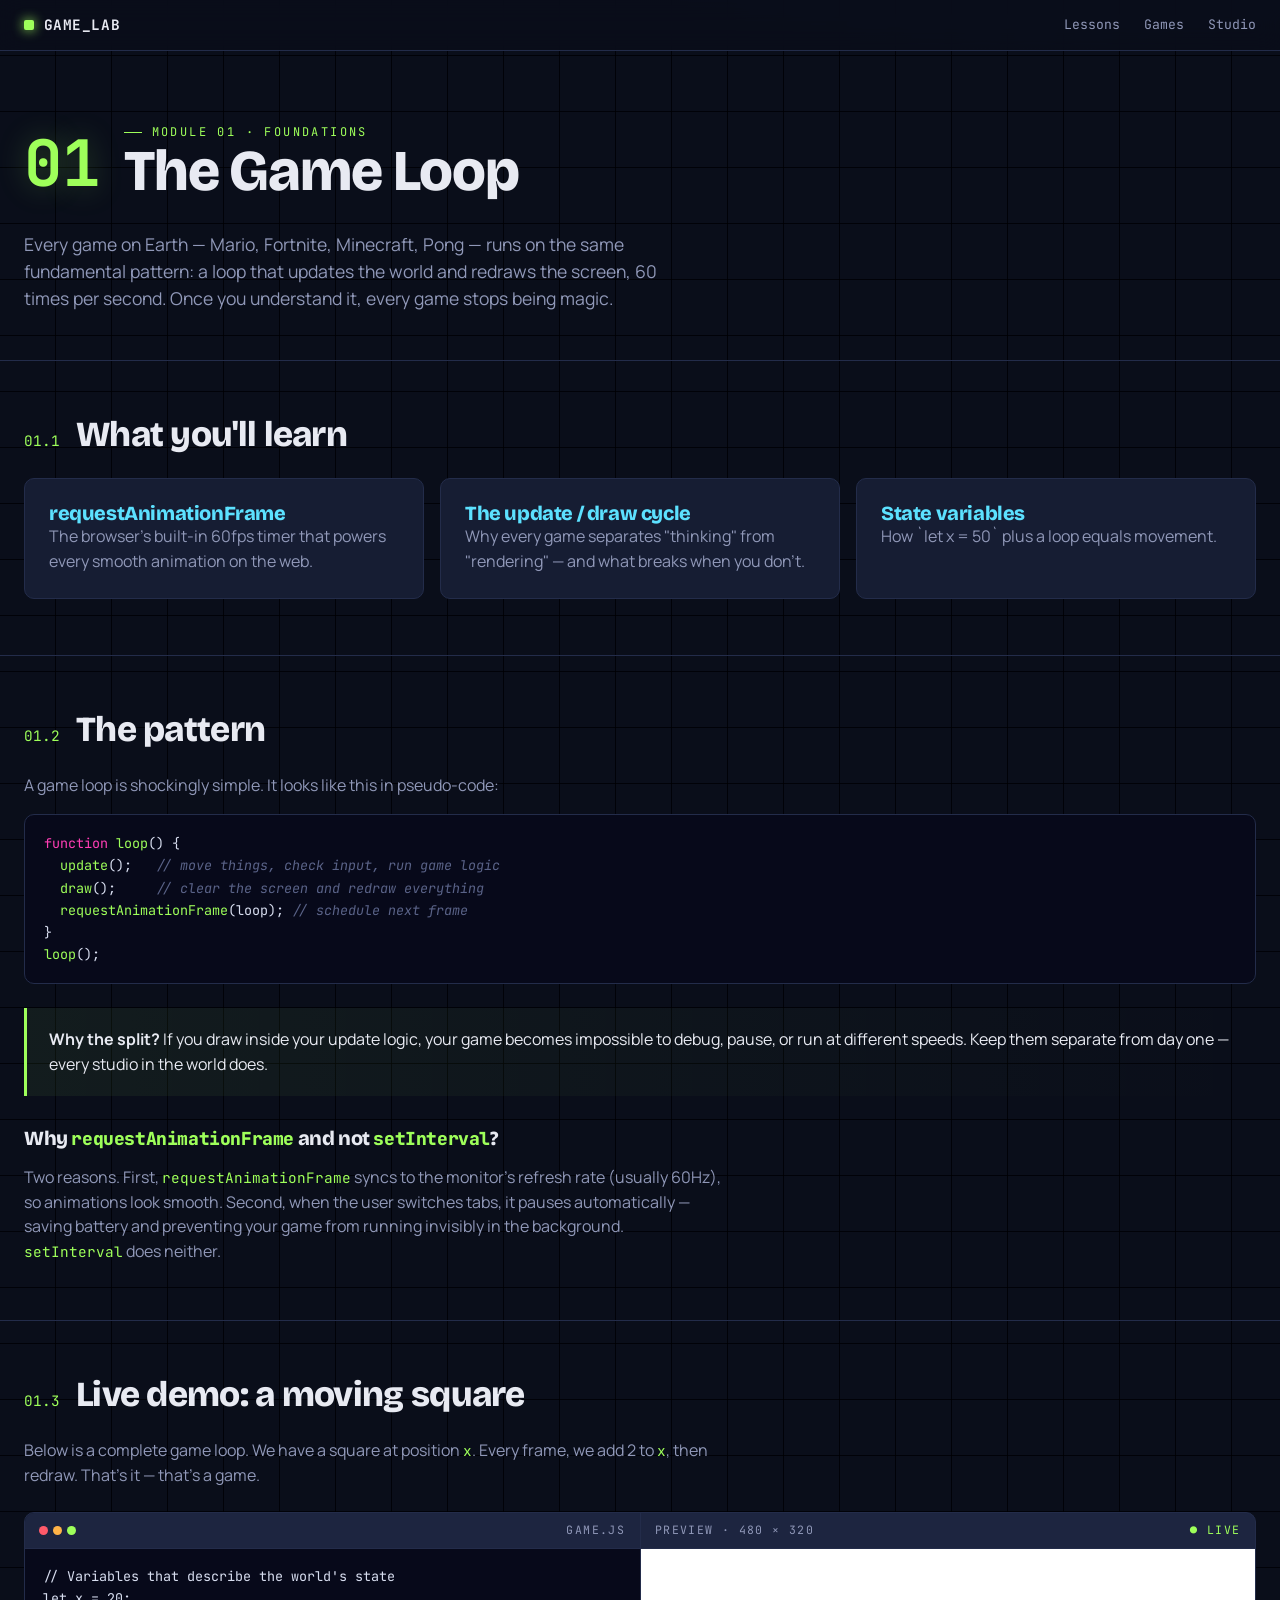
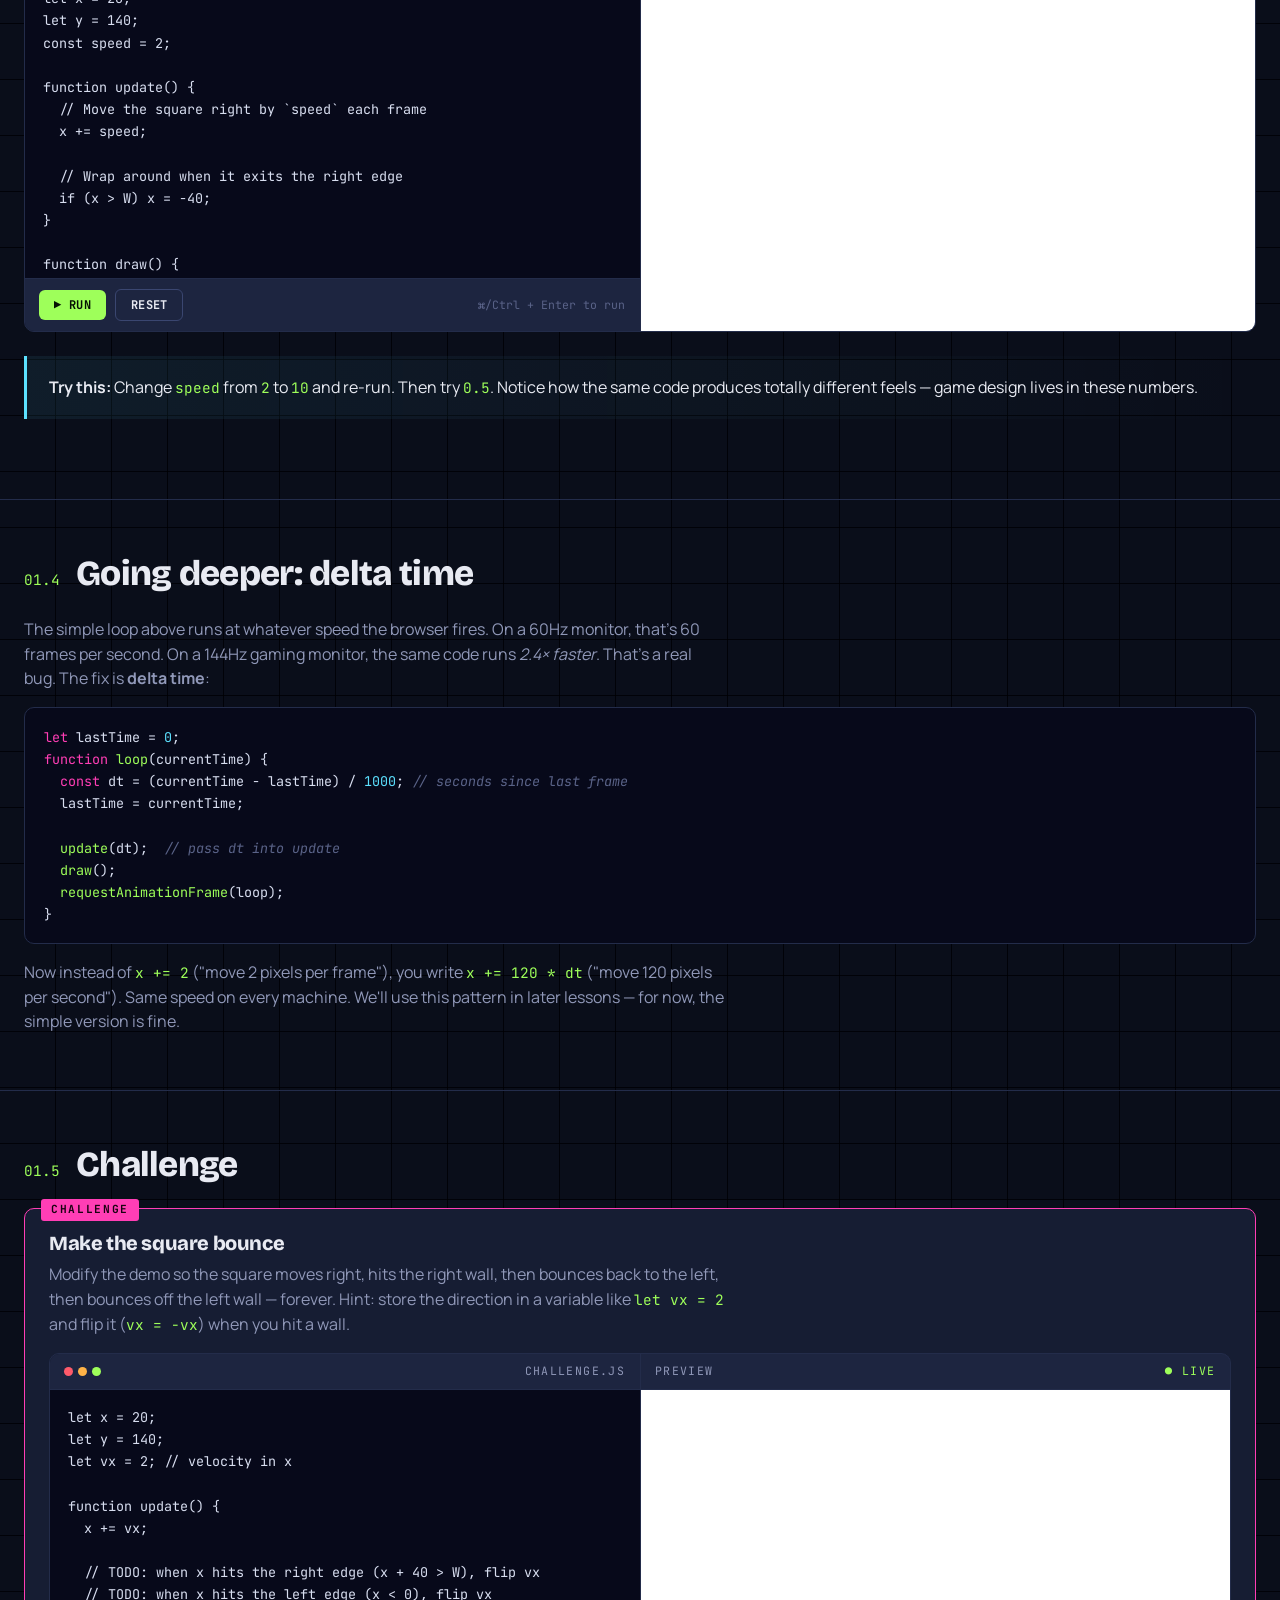
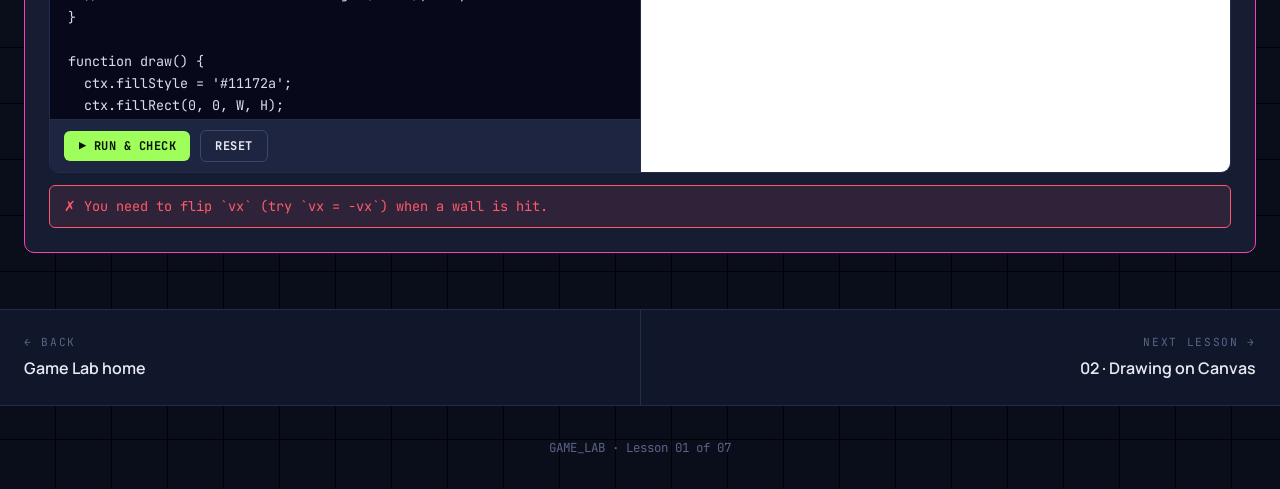
<file: lessons/01-game-loop.html>
<!doctype html>
<html lang="en">
<head>
<meta charset="utf-8">
<meta name="viewport" content="width=device-width, initial-scale=1">
<title>Lesson 01 · The Game Loop</title>
<link rel="stylesheet" href="../shared.css">
</head>
<body>

<nav class="nav">
  <div class="nav-inner">
    <a class="brand" href="../index.html"><span class="dot"></span>GAME_LAB</a>
    <ul class="nav-links">
      <li><a href="../index.html#lessons">Lessons</a></li>
      <li><a href="../index.html#games">Games</a></li>
      <li><a href="../studio/index.html">Studio</a></li>
    </ul>
  </div>
</nav>

<header class="hero">
  <div class="container">
    <div class="hero-meta">
      <div class="lesson-num">01</div>
      <div>
        <div class="eyebrow">Module 01 · Foundations</div>
        <h1>The Game Loop</h1>
      </div>
    </div>
    <p class="lede">Every game on Earth — Mario, Fortnite, Minecraft, Pong — runs on the same fundamental pattern: a loop that updates the world and redraws the screen, 60 times per second. Once you understand it, every game stops being magic.</p>
  </div>
</header>

<section>
  <div class="container">
    <div class="section-title"><span class="num">01.1</span><h2>What you'll learn</h2></div>
    <div class="row">
      <div class="card">
        <h3 style="color:var(--cyan)">requestAnimationFrame</h3>
        <p>The browser's built-in 60fps timer that powers every smooth animation on the web.</p>
      </div>
      <div class="card">
        <h3 style="color:var(--cyan)">The update / draw cycle</h3>
        <p>Why every game separates "thinking" from "rendering" — and what breaks when you don't.</p>
      </div>
      <div class="card">
        <h3 style="color:var(--cyan)">State variables</h3>
        <p>How `let x = 50` plus a loop equals movement.</p>
      </div>
    </div>
  </div>
</section>

<section>
  <div class="container">
    <div class="section-title"><span class="num">01.2</span><h2>The pattern</h2></div>
    <p>A game loop is shockingly simple. It looks like this in pseudo-code:</p>
    <pre class="mt-2"><code><span class="tok-key">function</span> <span class="tok-fn">loop</span>() {
  <span class="tok-fn">update</span>();   <span class="tok-com">// move things, check input, run game logic</span>
  <span class="tok-fn">draw</span>();     <span class="tok-com">// clear the screen and redraw everything</span>
  <span class="tok-fn">requestAnimationFrame</span>(loop); <span class="tok-com">// schedule next frame</span>
}
<span class="tok-fn">loop</span>();</code></pre>

    <div class="callout">
      <strong>Why the split?</strong> If you draw inside your update logic, your game becomes impossible to debug, pause, or run at different speeds. Keep them separate from day one — every studio in the world does.
    </div>

    <h3 class="mt-4 mb-2">Why <code>requestAnimationFrame</code> and not <code>setInterval</code>?</h3>
    <p>Two reasons. First, <code>requestAnimationFrame</code> syncs to the monitor's refresh rate (usually 60Hz), so animations look smooth. Second, when the user switches tabs, it pauses automatically — saving battery and preventing your game from running invisibly in the background. <code>setInterval</code> does neither.</p>
  </div>
</section>

<section>
  <div class="container">
    <div class="section-title"><span class="num">01.3</span><h2>Live demo: a moving square</h2></div>
    <p class="mb-3">Below is a complete game loop. We have a square at position <code>x</code>. Every frame, we add 2 to <code>x</code>, then redraw. That's it — that's a game.</p>

    <div class="editor-shell" data-template="canvas">
      <div class="editor-pane">
        <div class="pane-header">
          <span class="dots"><span></span><span></span><span></span></span>
          <span>game.js</span>
        </div>
        <textarea class="code-editor" spellcheck="false">// Variables that describe the world's state
let x = 20;
let y = 140;
const speed = 2;

function update() {
  // Move the square right by `speed` each frame
  x += speed;

  // Wrap around when it exits the right edge
  if (x > W) x = -40;
}

function draw() {
  // Clear the canvas every frame
  ctx.fillStyle = '#11172a';
  ctx.fillRect(0, 0, W, H);

  // Draw the square
  ctx.fillStyle = '#9eff5a';
  ctx.fillRect(x, y, 40, 40);
}

function loop() {
  update();
  draw();
  requestAnimationFrame(loop);
}
loop();</textarea>
        <div class="editor-toolbar">
          <button class="btn btn-sm" data-action="run">▶ Run</button>
          <button class="btn btn-sm btn-secondary" data-action="reset">Reset</button>
          <span style="font-family:var(--font-mono);font-size:0.72rem;color:var(--text-mute);margin-left:auto">⌘/Ctrl + Enter to run</span>
        </div>
      </div>
      <div class="preview-pane">
        <div class="pane-header">
          <span>preview · 480 × 320</span>
          <span style="color:var(--lime)">● LIVE</span>
        </div>
        <iframe class="preview-frame" sandbox="allow-scripts"></iframe>
      </div>
    </div>

    <div class="callout tip mt-3">
      <strong>Try this:</strong> Change <code>speed</code> from <code>2</code> to <code>10</code> and re-run. Then try <code>0.5</code>. Notice how the same code produces totally different feels — game design lives in these numbers.
    </div>
  </div>
</section>

<section>
  <div class="container">
    <div class="section-title"><span class="num">01.4</span><h2>Going deeper: delta time</h2></div>
    <p>The simple loop above runs at whatever speed the browser fires. On a 60Hz monitor, that's 60 frames per second. On a 144Hz gaming monitor, the same code runs <em>2.4× faster</em>. That's a real bug. The fix is <strong>delta time</strong>:</p>
    <pre class="mt-2"><code><span class="tok-key">let</span> lastTime = <span class="tok-num">0</span>;
<span class="tok-key">function</span> <span class="tok-fn">loop</span>(currentTime) {
  <span class="tok-key">const</span> dt = (currentTime - lastTime) / <span class="tok-num">1000</span>; <span class="tok-com">// seconds since last frame</span>
  lastTime = currentTime;

  <span class="tok-fn">update</span>(dt);  <span class="tok-com">// pass dt into update</span>
  <span class="tok-fn">draw</span>();
  <span class="tok-fn">requestAnimationFrame</span>(loop);
}</code></pre>
    <p class="mt-2">Now instead of <code>x += 2</code> ("move 2 pixels per frame"), you write <code>x += 120 * dt</code> ("move 120 pixels per second"). Same speed on every machine. We'll use this pattern in later lessons — for now, the simple version is fine.</p>
  </div>
</section>

<section>
  <div class="container">
    <div class="section-title"><span class="num">01.5</span><h2>Challenge</h2></div>

    <div class="challenge">
      <h3>Make the square bounce</h3>
      <p class="mt-1 mb-2">Modify the demo so the square moves right, hits the right wall, then bounces back to the left, then bounces off the left wall — forever. Hint: store the direction in a variable like <code>let vx = 2</code> and flip it (<code>vx = -vx</code>) when you hit a wall.</p>

      <div class="editor-shell" data-template="canvas" data-check="bounce">
        <div class="editor-pane">
          <div class="pane-header"><span class="dots"><span></span><span></span><span></span></span><span>challenge.js</span></div>
          <textarea class="code-editor" spellcheck="false">let x = 20;
let y = 140;
let vx = 2; // velocity in x

function update() {
  x += vx;

  // TODO: when x hits the right edge (x + 40 > W), flip vx
  // TODO: when x hits the left edge (x &lt; 0), flip vx
}

function draw() {
  ctx.fillStyle = '#11172a';
  ctx.fillRect(0, 0, W, H);
  ctx.fillStyle = '#9eff5a';
  ctx.fillRect(x, y, 40, 40);
}

function loop() {
  update();
  draw();
  requestAnimationFrame(loop);
}
loop();</textarea>
          <div class="editor-toolbar">
            <button class="btn btn-sm" data-action="run">▶ Run & Check</button>
            <button class="btn btn-sm btn-secondary" data-action="reset">Reset</button>
          </div>
        </div>
        <div class="preview-pane">
          <div class="pane-header"><span>preview</span><span style="color:var(--lime)">● LIVE</span></div>
          <iframe class="preview-frame" sandbox="allow-scripts"></iframe>
        </div>
      </div>
      <div class="check-result"></div>
    </div>
  </div>
</section>

<nav class="lesson-nav">
  <a href="../index.html">
    <span class="label">← Back</span>
    <span class="title">Game Lab home</span>
  </a>
  <a href="02-drawing.html" class="next">
    <span class="label">Next lesson →</span>
    <span class="title">02 · Drawing on Canvas</span>
  </a>
</nav>

<footer class="site-footer">GAME_LAB · Lesson 01 of 07</footer>

<script src="../shared.js"></script>
<script>
window.CHALLENGE_CHECKS.bounce = function(code) {
  const flipsRight = /vx\s*=\s*-\s*vx/.test(code) || /vx\s*\*=\s*-1/.test(code);
  const checksRight = /x\s*\+\s*40\s*>=?\s*W|x\s*>=?\s*W\s*-\s*40/.test(code);
  const checksLeft = /x\s*<=?\s*0/.test(code);
  if (flipsRight && checksRight && checksLeft) {
    return { ok: true, message: '✓ Looking good — your square should bounce off both walls. Move on when ready.' };
  }
  if (!checksRight) return { ok: false, message: '✗ Add a check for the right edge (something like `if (x + 40 > W)`).' };
  if (!checksLeft)  return { ok: false, message: '✗ Add a check for the left edge (something like `if (x < 0)`).' };
  if (!flipsRight)  return { ok: false, message: '✗ You need to flip `vx` (try `vx = -vx`) when a wall is hit.' };
  return { ok: false, message: '✗ Not quite — re-read the hint and try again.' };
};
</script>

</body>
</html>
</file>
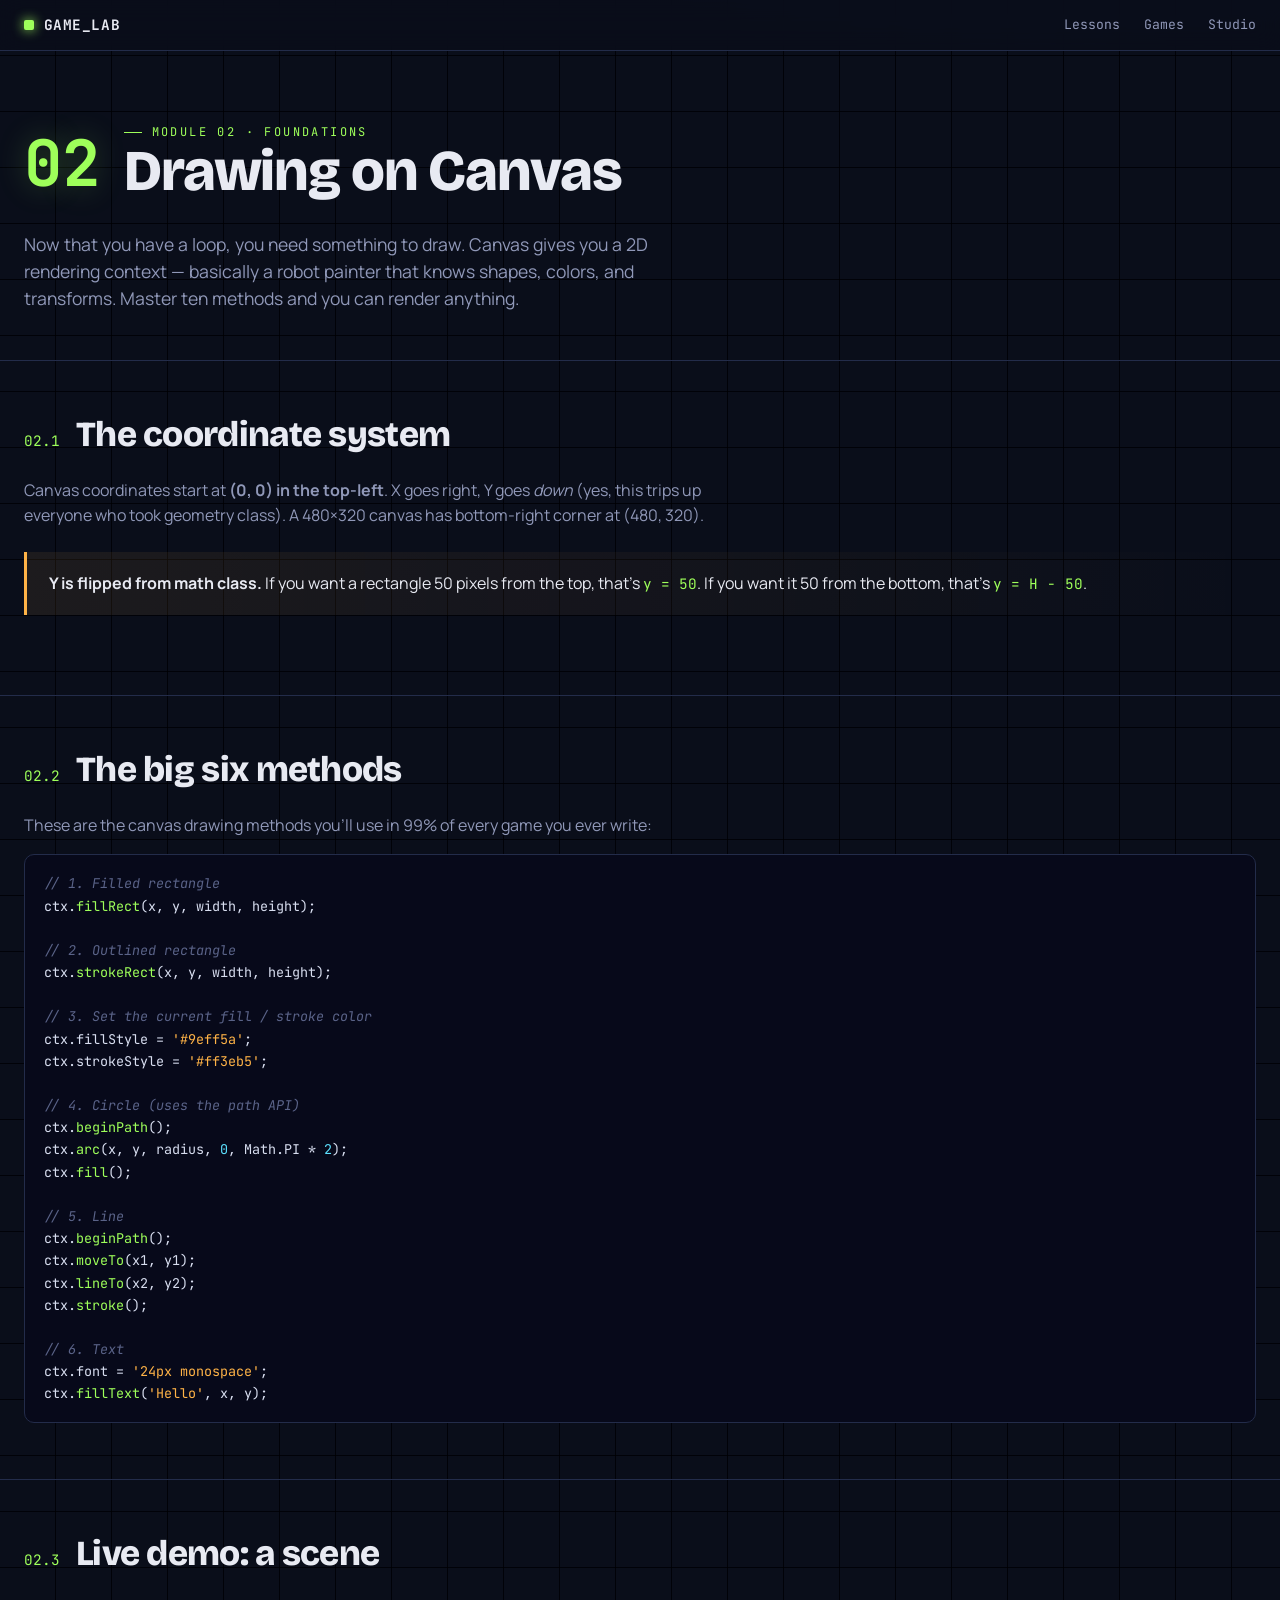
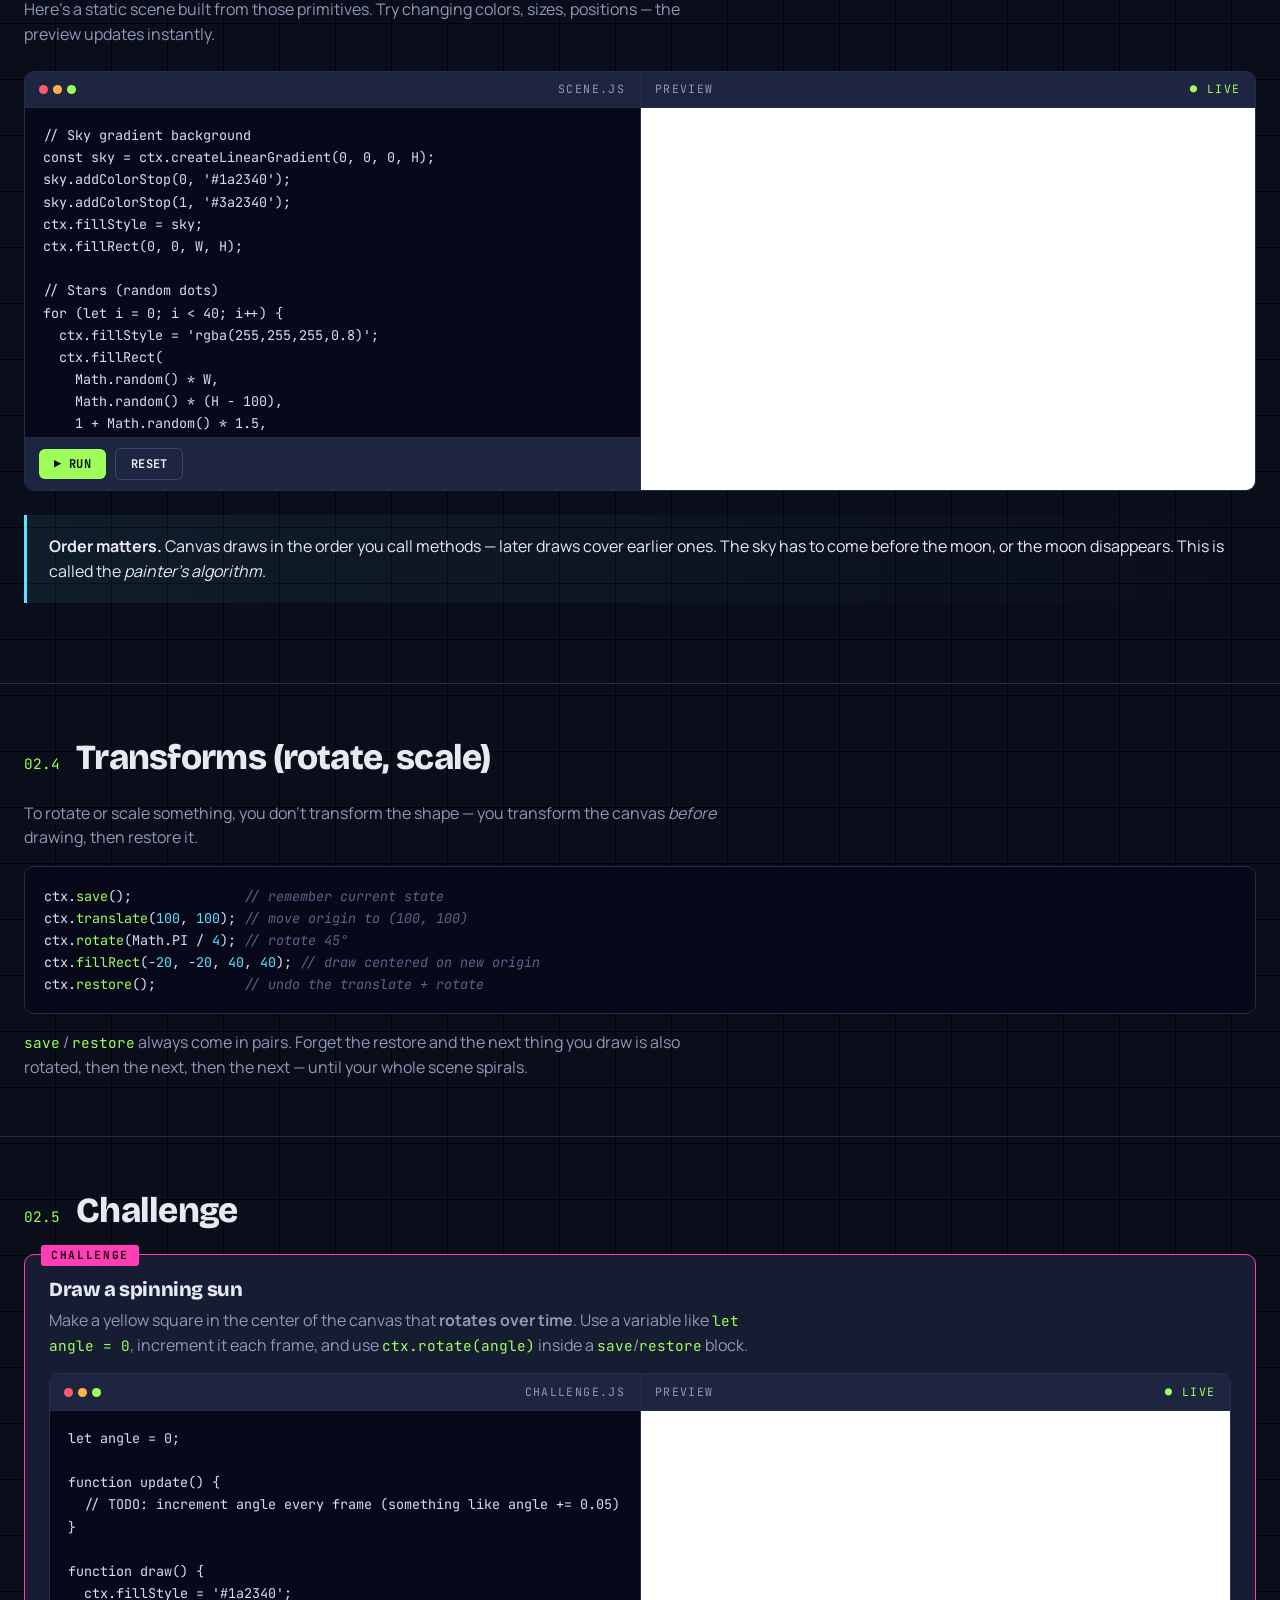
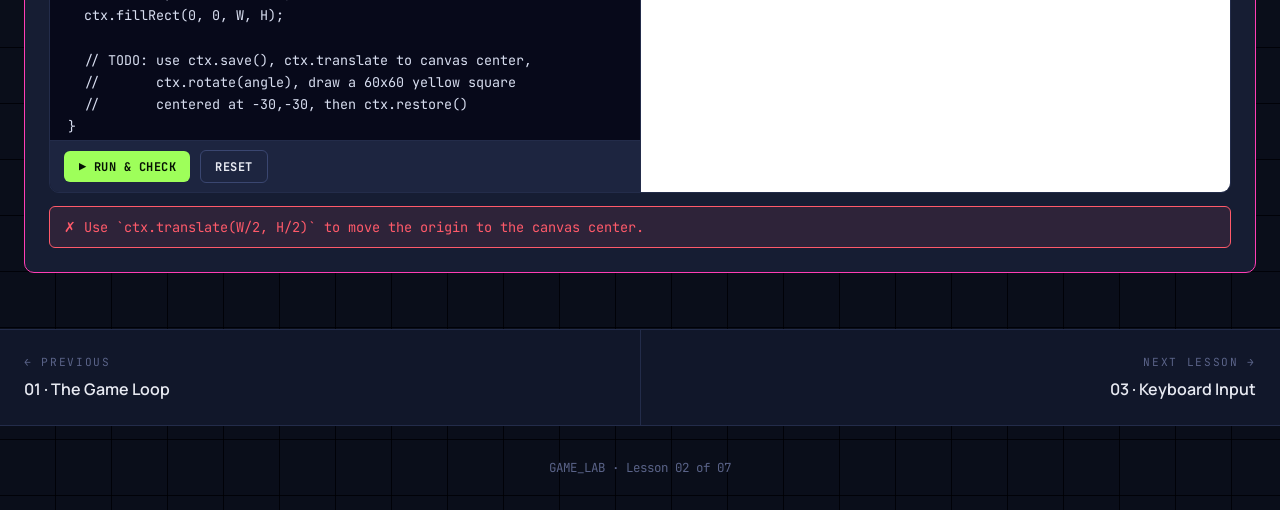
<file: lessons/02-drawing.html>
<!doctype html>
<html lang="en">
<head>
<meta charset="utf-8">
<meta name="viewport" content="width=device-width, initial-scale=1">
<title>Lesson 02 · Drawing on Canvas</title>
<link rel="stylesheet" href="../shared.css">
</head>
<body>

<nav class="nav">
  <div class="nav-inner">
    <a class="brand" href="../index.html"><span class="dot"></span>GAME_LAB</a>
    <ul class="nav-links">
      <li><a href="../index.html#lessons">Lessons</a></li>
      <li><a href="../index.html#games">Games</a></li>
      <li><a href="../studio/index.html">Studio</a></li>
    </ul>
  </div>
</nav>

<header class="hero">
  <div class="container">
    <div class="hero-meta">
      <div class="lesson-num">02</div>
      <div>
        <div class="eyebrow">Module 02 · Foundations</div>
        <h1>Drawing on Canvas</h1>
      </div>
    </div>
    <p class="lede">Now that you have a loop, you need something to draw. Canvas gives you a 2D rendering context — basically a robot painter that knows shapes, colors, and transforms. Master ten methods and you can render anything.</p>
  </div>
</header>

<section>
  <div class="container">
    <div class="section-title"><span class="num">02.1</span><h2>The coordinate system</h2></div>
    <p>Canvas coordinates start at <strong>(0, 0) in the top-left</strong>. X goes right, Y goes <em>down</em> (yes, this trips up everyone who took geometry class). A 480×320 canvas has bottom-right corner at (480, 320).</p>

    <div class="callout warn">
      <strong>Y is flipped from math class.</strong> If you want a rectangle 50 pixels from the top, that's <code>y = 50</code>. If you want it 50 from the bottom, that's <code>y = H - 50</code>.
    </div>
  </div>
</section>

<section>
  <div class="container">
    <div class="section-title"><span class="num">02.2</span><h2>The big six methods</h2></div>
    <p class="mb-2">These are the canvas drawing methods you'll use in 99% of every game you ever write:</p>
    <pre><code><span class="tok-com">// 1. Filled rectangle</span>
ctx.<span class="tok-fn">fillRect</span>(x, y, width, height);

<span class="tok-com">// 2. Outlined rectangle</span>
ctx.<span class="tok-fn">strokeRect</span>(x, y, width, height);

<span class="tok-com">// 3. Set the current fill / stroke color</span>
ctx.fillStyle = <span class="tok-str">'#9eff5a'</span>;
ctx.strokeStyle = <span class="tok-str">'#ff3eb5'</span>;

<span class="tok-com">// 4. Circle (uses the path API)</span>
ctx.<span class="tok-fn">beginPath</span>();
ctx.<span class="tok-fn">arc</span>(x, y, radius, <span class="tok-num">0</span>, Math.PI * <span class="tok-num">2</span>);
ctx.<span class="tok-fn">fill</span>();

<span class="tok-com">// 5. Line</span>
ctx.<span class="tok-fn">beginPath</span>();
ctx.<span class="tok-fn">moveTo</span>(x1, y1);
ctx.<span class="tok-fn">lineTo</span>(x2, y2);
ctx.<span class="tok-fn">stroke</span>();

<span class="tok-com">// 6. Text</span>
ctx.font = <span class="tok-str">'24px monospace'</span>;
ctx.<span class="tok-fn">fillText</span>(<span class="tok-str">'Hello'</span>, x, y);</code></pre>
  </div>
</section>

<section>
  <div class="container">
    <div class="section-title"><span class="num">02.3</span><h2>Live demo: a scene</h2></div>
    <p class="mb-3">Here's a static scene built from those primitives. Try changing colors, sizes, positions — the preview updates instantly.</p>

    <div class="editor-shell" data-template="canvas">
      <div class="editor-pane">
        <div class="pane-header"><span class="dots"><span></span><span></span><span></span></span><span>scene.js</span></div>
        <textarea class="code-editor" spellcheck="false">// Sky gradient background
const sky = ctx.createLinearGradient(0, 0, 0, H);
sky.addColorStop(0, '#1a2340');
sky.addColorStop(1, '#3a2340');
ctx.fillStyle = sky;
ctx.fillRect(0, 0, W, H);

// Stars (random dots)
for (let i = 0; i &lt; 40; i++) {
  ctx.fillStyle = 'rgba(255,255,255,0.8)';
  ctx.fillRect(
    Math.random() * W,
    Math.random() * (H - 100),
    1 + Math.random() * 1.5,
    1 + Math.random() * 1.5
  );
}

// Moon
ctx.fillStyle = '#ffe066';
ctx.beginPath();
ctx.arc(380, 70, 30, 0, Math.PI * 2);
ctx.fill();

// Ground
ctx.fillStyle = '#9eff5a';
ctx.fillRect(0, H - 60, W, 60);

// House
ctx.fillStyle = '#ff3eb5';
ctx.fillRect(100, H - 140, 80, 80);

// Roof (triangle)
ctx.fillStyle = '#ffb347';
ctx.beginPath();
ctx.moveTo(90, H - 140);
ctx.lineTo(140, H - 180);
ctx.lineTo(190, H - 140);
ctx.closePath();
ctx.fill();

// Door
ctx.fillStyle = '#0a0e1a';
ctx.fillRect(130, H - 100, 20, 40);

// Title text
ctx.fillStyle = '#fff';
ctx.font = 'bold 16px monospace';
ctx.fillText('NIGHT.SCENE', 20, 30);</textarea>
        <div class="editor-toolbar">
          <button class="btn btn-sm" data-action="run">▶ Run</button>
          <button class="btn btn-sm btn-secondary" data-action="reset">Reset</button>
        </div>
      </div>
      <div class="preview-pane">
        <div class="pane-header"><span>preview</span><span style="color:var(--lime)">● LIVE</span></div>
        <iframe class="preview-frame" sandbox="allow-scripts"></iframe>
      </div>
    </div>

    <div class="callout tip mt-3">
      <strong>Order matters.</strong> Canvas draws in the order you call methods — later draws cover earlier ones. The sky has to come before the moon, or the moon disappears. This is called the <em>painter's algorithm</em>.
    </div>
  </div>
</section>

<section>
  <div class="container">
    <div class="section-title"><span class="num">02.4</span><h2>Transforms (rotate, scale)</h2></div>
    <p>To rotate or scale something, you don't transform the shape — you transform the canvas <em>before</em> drawing, then restore it.</p>
    <pre class="mt-2"><code>ctx.<span class="tok-fn">save</span>();              <span class="tok-com">// remember current state</span>
ctx.<span class="tok-fn">translate</span>(<span class="tok-num">100</span>, <span class="tok-num">100</span>); <span class="tok-com">// move origin to (100, 100)</span>
ctx.<span class="tok-fn">rotate</span>(Math.PI / <span class="tok-num">4</span>); <span class="tok-com">// rotate 45°</span>
ctx.<span class="tok-fn">fillRect</span>(-<span class="tok-num">20</span>, -<span class="tok-num">20</span>, <span class="tok-num">40</span>, <span class="tok-num">40</span>); <span class="tok-com">// draw centered on new origin</span>
ctx.<span class="tok-fn">restore</span>();           <span class="tok-com">// undo the translate + rotate</span></code></pre>
    <p class="mt-2"><code>save</code> / <code>restore</code> always come in pairs. Forget the restore and the next thing you draw is also rotated, then the next, then the next — until your whole scene spirals.</p>
  </div>
</section>

<section>
  <div class="container">
    <div class="section-title"><span class="num">02.5</span><h2>Challenge</h2></div>
    <div class="challenge">
      <h3>Draw a spinning sun</h3>
      <p class="mt-1 mb-2">Make a yellow square in the center of the canvas that <strong>rotates over time</strong>. Use a variable like <code>let angle = 0</code>, increment it each frame, and use <code>ctx.rotate(angle)</code> inside a <code>save</code>/<code>restore</code> block.</p>

      <div class="editor-shell" data-template="canvas" data-check="spin">
        <div class="editor-pane">
          <div class="pane-header"><span class="dots"><span></span><span></span><span></span></span><span>challenge.js</span></div>
          <textarea class="code-editor" spellcheck="false">let angle = 0;

function update() {
  // TODO: increment angle every frame (something like angle += 0.05)
}

function draw() {
  ctx.fillStyle = '#1a2340';
  ctx.fillRect(0, 0, W, H);

  // TODO: use ctx.save(), ctx.translate to canvas center,
  //       ctx.rotate(angle), draw a 60x60 yellow square
  //       centered at -30,-30, then ctx.restore()
}

function loop() {
  update();
  draw();
  requestAnimationFrame(loop);
}
loop();</textarea>
          <div class="editor-toolbar">
            <button class="btn btn-sm" data-action="run">▶ Run & Check</button>
            <button class="btn btn-sm btn-secondary" data-action="reset">Reset</button>
          </div>
        </div>
        <div class="preview-pane">
          <div class="pane-header"><span>preview</span><span style="color:var(--lime)">● LIVE</span></div>
          <iframe class="preview-frame" sandbox="allow-scripts"></iframe>
        </div>
      </div>
      <div class="check-result"></div>
    </div>
  </div>
</section>

<nav class="lesson-nav">
  <a href="01-game-loop.html"><span class="label">← Previous</span><span class="title">01 · The Game Loop</span></a>
  <a href="03-keyboard.html" class="next"><span class="label">Next lesson →</span><span class="title">03 · Keyboard Input</span></a>
</nav>

<footer class="site-footer">GAME_LAB · Lesson 02 of 07</footer>

<script src="../shared.js"></script>
<script>
window.CHALLENGE_CHECKS.spin = function(code) {
  const incrementsAngle = /angle\s*\+=\s*[\d.]+/.test(code) || /angle\s*=\s*angle\s*\+/.test(code);
  const usesRotate = /ctx\.rotate\s*\(/.test(code);
  const usesSave = /ctx\.save\s*\(\)/.test(code);
  const usesRestore = /ctx\.restore\s*\(\)/.test(code);
  const usesTranslate = /ctx\.translate\s*\(/.test(code);
  if (incrementsAngle && usesRotate && usesSave && usesRestore && usesTranslate) {
    return { ok: true, message: '✓ Spinning! Now play with the rotation speed and try drawing more shapes around the same center.' };
  }
  if (!incrementsAngle) return { ok: false, message: '✗ You need to increment `angle` each frame inside `update()`.' };
  if (!usesSave || !usesRestore) return { ok: false, message: '✗ Wrap the rotated draw in `ctx.save()` ... `ctx.restore()`.' };
  if (!usesTranslate) return { ok: false, message: '✗ Use `ctx.translate(W/2, H/2)` to move the origin to the canvas center.' };
  if (!usesRotate) return { ok: false, message: '✗ Add `ctx.rotate(angle)` between translate and the fillRect.' };
  return { ok: false, message: '✗ Almost — make sure you have all five steps in the right order.' };
};
</script>

</body>
</html>
</file>
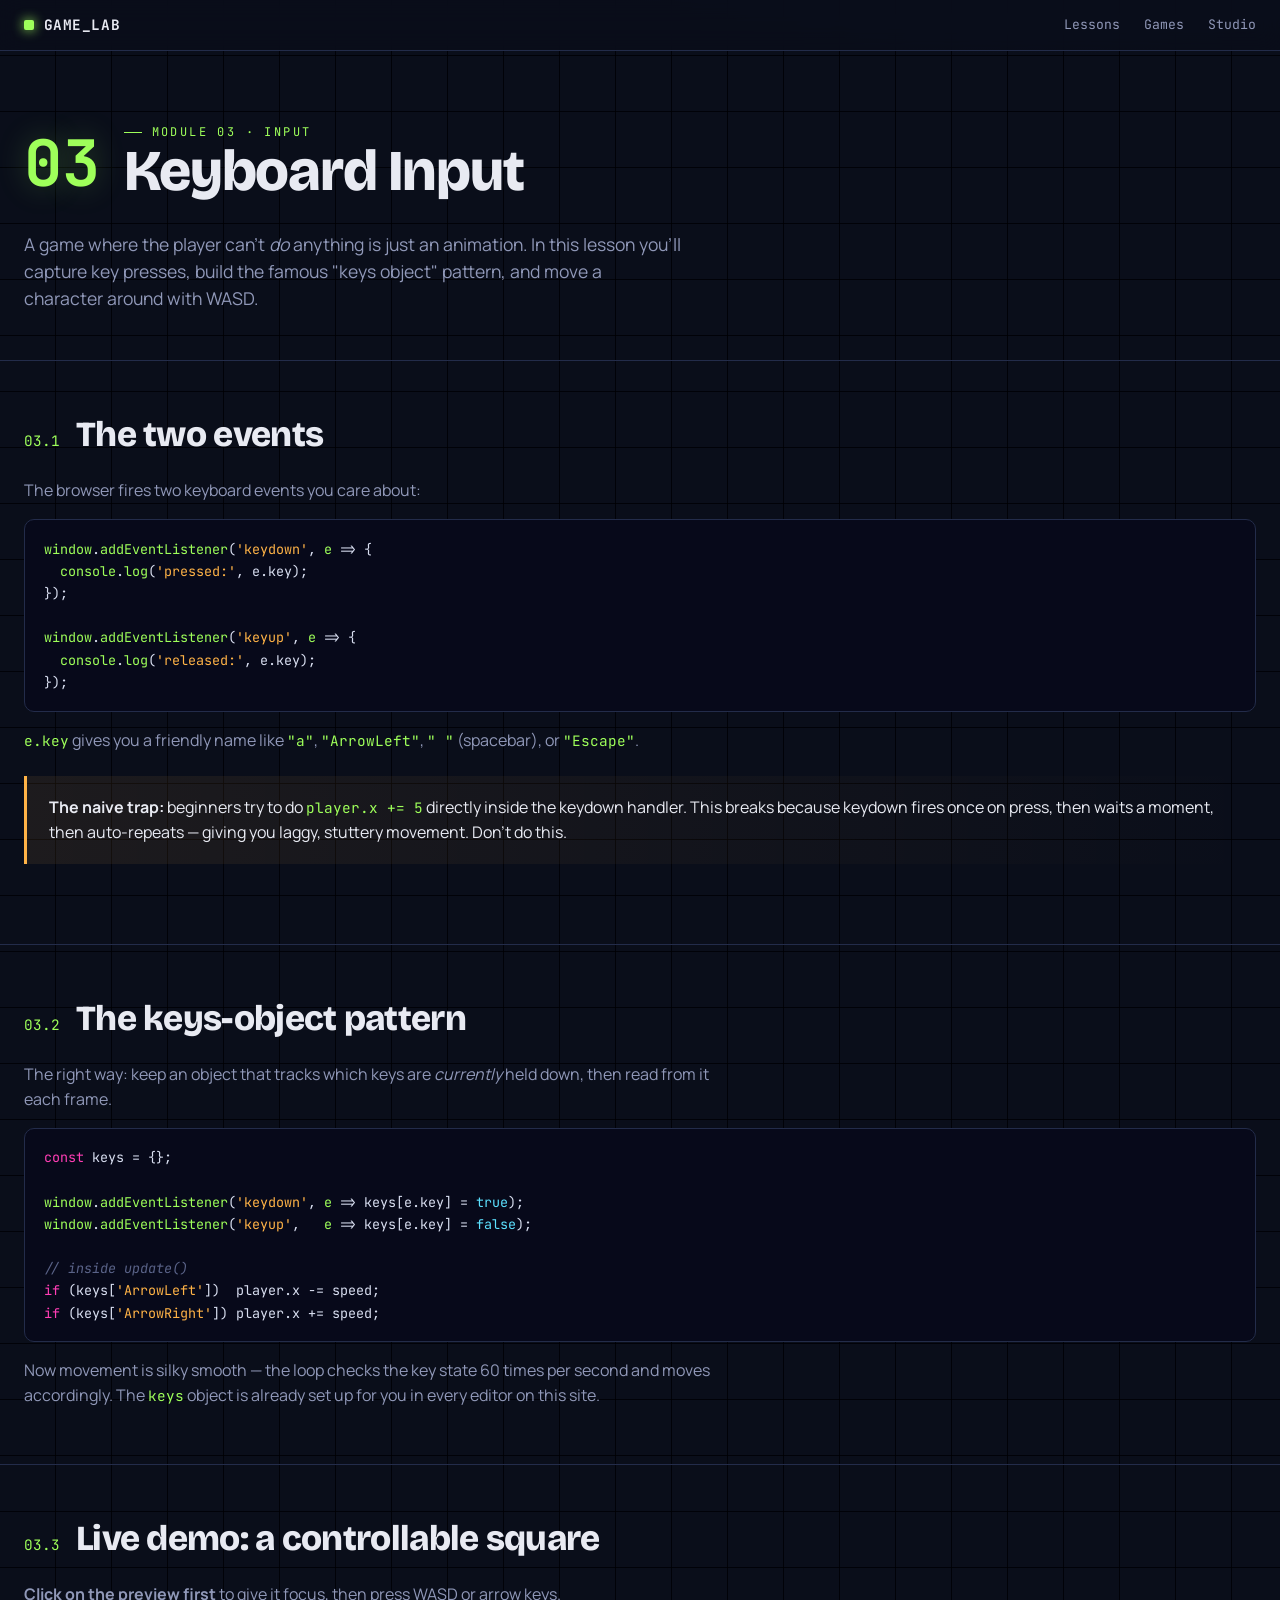
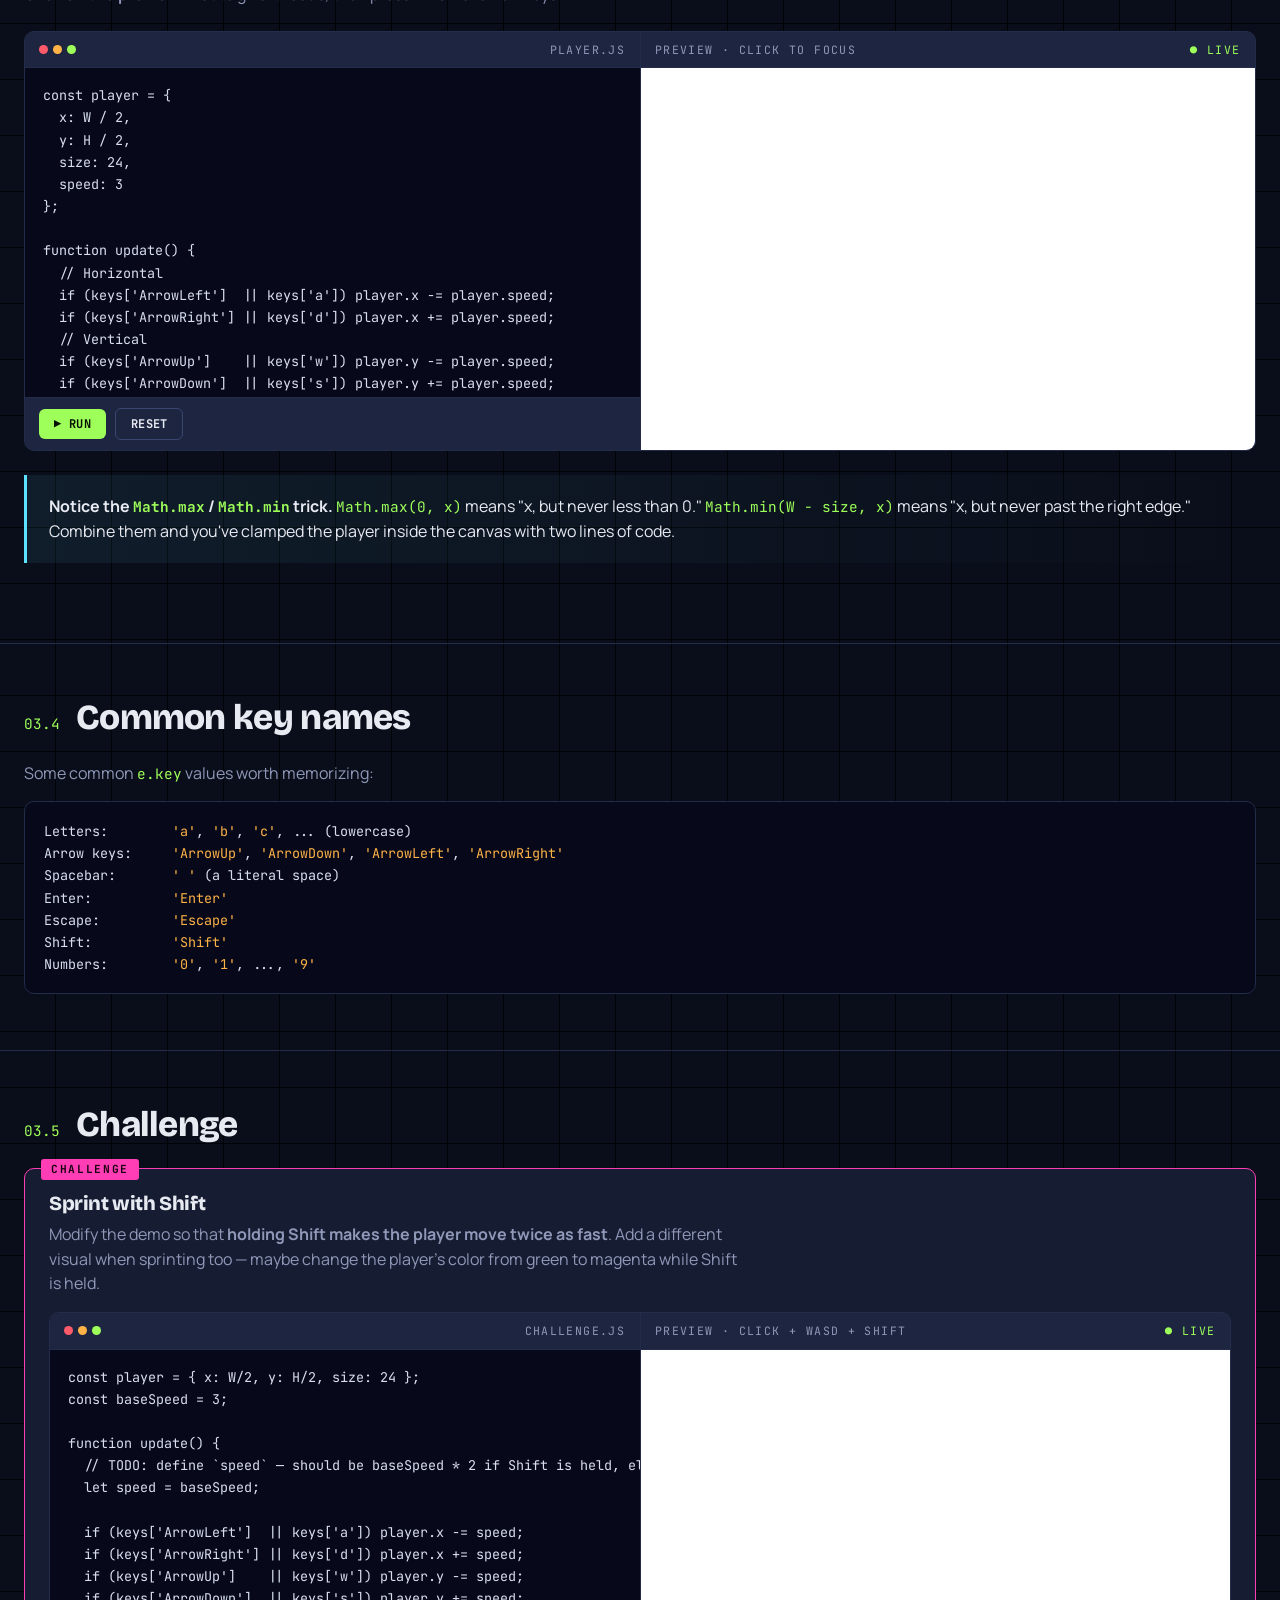
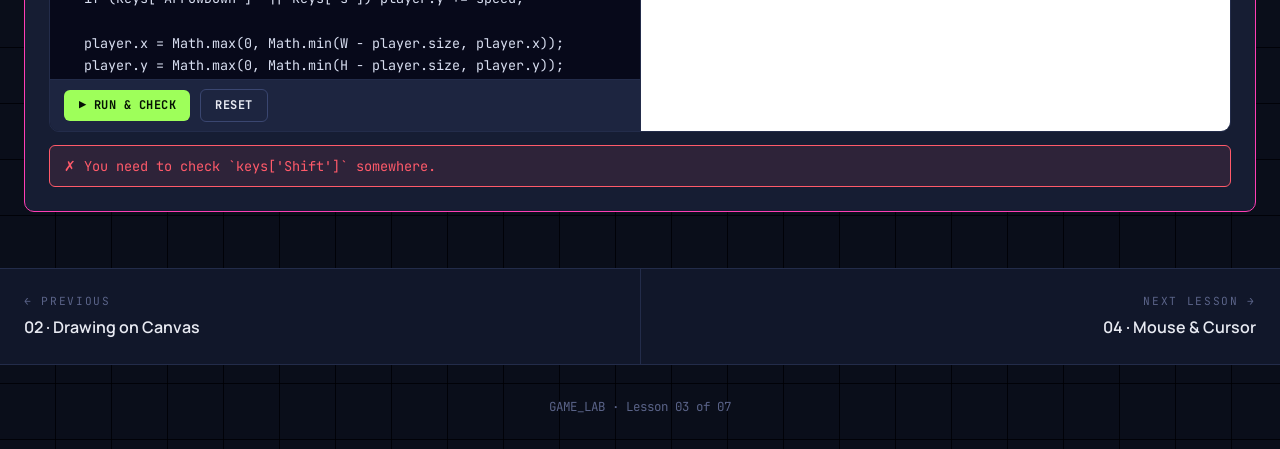
<file: lessons/03-keyboard.html>
<!doctype html>
<html lang="en">
<head>
<meta charset="utf-8">
<meta name="viewport" content="width=device-width, initial-scale=1">
<title>Lesson 03 · Keyboard Input</title>
<link rel="stylesheet" href="../shared.css">
</head>
<body>

<nav class="nav">
  <div class="nav-inner">
    <a class="brand" href="../index.html"><span class="dot"></span>GAME_LAB</a>
    <ul class="nav-links">
      <li><a href="../index.html#lessons">Lessons</a></li>
      <li><a href="../index.html#games">Games</a></li>
      <li><a href="../studio/index.html">Studio</a></li>
    </ul>
  </div>
</nav>

<header class="hero">
  <div class="container">
    <div class="hero-meta">
      <div class="lesson-num">03</div>
      <div>
        <div class="eyebrow">Module 03 · Input</div>
        <h1>Keyboard Input</h1>
      </div>
    </div>
    <p class="lede">A game where the player can't <em>do</em> anything is just an animation. In this lesson you'll capture key presses, build the famous "keys object" pattern, and move a character around with WASD.</p>
  </div>
</header>

<section>
  <div class="container">
    <div class="section-title"><span class="num">03.1</span><h2>The two events</h2></div>
    <p>The browser fires two keyboard events you care about:</p>
    <pre class="mt-2"><code><span class="tok-fn">window</span>.<span class="tok-fn">addEventListener</span>(<span class="tok-str">'keydown'</span>, <span class="tok-fn">e</span> =&gt; {
  <span class="tok-fn">console</span>.<span class="tok-fn">log</span>(<span class="tok-str">'pressed:'</span>, e.key);
});

<span class="tok-fn">window</span>.<span class="tok-fn">addEventListener</span>(<span class="tok-str">'keyup'</span>, <span class="tok-fn">e</span> =&gt; {
  <span class="tok-fn">console</span>.<span class="tok-fn">log</span>(<span class="tok-str">'released:'</span>, e.key);
});</code></pre>
    <p class="mt-2"><code>e.key</code> gives you a friendly name like <code>"a"</code>, <code>"ArrowLeft"</code>, <code>" "</code> (spacebar), or <code>"Escape"</code>.</p>

    <div class="callout warn">
      <strong>The naive trap:</strong> beginners try to do <code>player.x += 5</code> directly inside the keydown handler. This breaks because keydown fires once on press, then waits a moment, then auto-repeats — giving you laggy, stuttery movement. Don't do this.
    </div>
  </div>
</section>

<section>
  <div class="container">
    <div class="section-title"><span class="num">03.2</span><h2>The keys-object pattern</h2></div>
    <p>The right way: keep an object that tracks which keys are <em>currently</em> held down, then read from it each frame.</p>
    <pre class="mt-2"><code><span class="tok-key">const</span> keys = {};

<span class="tok-fn">window</span>.<span class="tok-fn">addEventListener</span>(<span class="tok-str">'keydown'</span>, <span class="tok-fn">e</span> =&gt; keys[e.key] = <span class="tok-num">true</span>);
<span class="tok-fn">window</span>.<span class="tok-fn">addEventListener</span>(<span class="tok-str">'keyup'</span>,   <span class="tok-fn">e</span> =&gt; keys[e.key] = <span class="tok-num">false</span>);

<span class="tok-com">// inside update()</span>
<span class="tok-key">if</span> (keys[<span class="tok-str">'ArrowLeft'</span>])  player.x -= speed;
<span class="tok-key">if</span> (keys[<span class="tok-str">'ArrowRight'</span>]) player.x += speed;</code></pre>
    <p class="mt-2">Now movement is silky smooth — the loop checks the key state 60 times per second and moves accordingly. The <code>keys</code> object is already set up for you in every editor on this site.</p>
  </div>
</section>

<section>
  <div class="container">
    <div class="section-title"><span class="num">03.3</span><h2>Live demo: a controllable square</h2></div>
    <p class="mb-3"><strong>Click on the preview first</strong> to give it focus, then press WASD or arrow keys.</p>

    <div class="editor-shell" data-template="canvas">
      <div class="editor-pane">
        <div class="pane-header"><span class="dots"><span></span><span></span><span></span></span><span>player.js</span></div>
        <textarea class="code-editor" spellcheck="false">const player = {
  x: W / 2,
  y: H / 2,
  size: 24,
  speed: 3
};

function update() {
  // Horizontal
  if (keys['ArrowLeft']  || keys['a']) player.x -= player.speed;
  if (keys['ArrowRight'] || keys['d']) player.x += player.speed;
  // Vertical
  if (keys['ArrowUp']    || keys['w']) player.y -= player.speed;
  if (keys['ArrowDown']  || keys['s']) player.y += player.speed;

  // Keep on screen
  player.x = Math.max(0, Math.min(W - player.size, player.x));
  player.y = Math.max(0, Math.min(H - player.size, player.y));
}

function draw() {
  ctx.fillStyle = '#11172a';
  ctx.fillRect(0, 0, W, H);

  // Hint
  ctx.fillStyle = '#5a6388';
  ctx.font = '12px monospace';
  ctx.fillText('CLICK HERE then use WASD / arrows', 10, 20);

  // Player
  ctx.fillStyle = '#9eff5a';
  ctx.fillRect(player.x, player.y, player.size, player.size);
}

function loop() {
  update();
  draw();
  requestAnimationFrame(loop);
}
loop();</textarea>
        <div class="editor-toolbar">
          <button class="btn btn-sm" data-action="run">▶ Run</button>
          <button class="btn btn-sm btn-secondary" data-action="reset">Reset</button>
        </div>
      </div>
      <div class="preview-pane">
        <div class="pane-header"><span>preview · click to focus</span><span style="color:var(--lime)">● LIVE</span></div>
        <iframe class="preview-frame" sandbox="allow-scripts"></iframe>
      </div>
    </div>

    <div class="callout tip mt-3">
      <strong>Notice the <code>Math.max</code> / <code>Math.min</code> trick.</strong> <code>Math.max(0, x)</code> means "x, but never less than 0." <code>Math.min(W - size, x)</code> means "x, but never past the right edge." Combine them and you've clamped the player inside the canvas with two lines of code.
    </div>
  </div>
</section>

<section>
  <div class="container">
    <div class="section-title"><span class="num">03.4</span><h2>Common key names</h2></div>
    <p>Some common <code>e.key</code> values worth memorizing:</p>
    <pre class="mt-2"><code>Letters:        <span class="tok-str">'a'</span>, <span class="tok-str">'b'</span>, <span class="tok-str">'c'</span>, ... (lowercase)
Arrow keys:     <span class="tok-str">'ArrowUp'</span>, <span class="tok-str">'ArrowDown'</span>, <span class="tok-str">'ArrowLeft'</span>, <span class="tok-str">'ArrowRight'</span>
Spacebar:       <span class="tok-str">' '</span> (a literal space)
Enter:          <span class="tok-str">'Enter'</span>
Escape:         <span class="tok-str">'Escape'</span>
Shift:          <span class="tok-str">'Shift'</span>
Numbers:        <span class="tok-str">'0'</span>, <span class="tok-str">'1'</span>, ..., <span class="tok-str">'9'</span></code></pre>
  </div>
</section>

<section>
  <div class="container">
    <div class="section-title"><span class="num">03.5</span><h2>Challenge</h2></div>
    <div class="challenge">
      <h3>Sprint with Shift</h3>
      <p class="mt-1 mb-2">Modify the demo so that <strong>holding Shift makes the player move twice as fast</strong>. Add a different visual when sprinting too — maybe change the player's color from green to magenta while Shift is held.</p>

      <div class="editor-shell" data-template="canvas" data-check="sprint">
        <div class="editor-pane">
          <div class="pane-header"><span class="dots"><span></span><span></span><span></span></span><span>challenge.js</span></div>
          <textarea class="code-editor" spellcheck="false">const player = { x: W/2, y: H/2, size: 24 };
const baseSpeed = 3;

function update() {
  // TODO: define `speed` — should be baseSpeed * 2 if Shift is held, else baseSpeed
  let speed = baseSpeed;

  if (keys['ArrowLeft']  || keys['a']) player.x -= speed;
  if (keys['ArrowRight'] || keys['d']) player.x += speed;
  if (keys['ArrowUp']    || keys['w']) player.y -= speed;
  if (keys['ArrowDown']  || keys['s']) player.y += speed;

  player.x = Math.max(0, Math.min(W - player.size, player.x));
  player.y = Math.max(0, Math.min(H - player.size, player.y));
}

function draw() {
  ctx.fillStyle = '#11172a';
  ctx.fillRect(0, 0, W, H);

  // TODO: change the fillStyle based on whether Shift is held
  ctx.fillStyle = '#9eff5a';
  ctx.fillRect(player.x, player.y, player.size, player.size);

  ctx.fillStyle = '#5a6388';
  ctx.font = '12px monospace';
  ctx.fillText('Hold Shift to sprint', 10, 20);
}

function loop() {
  update();
  draw();
  requestAnimationFrame(loop);
}
loop();</textarea>
          <div class="editor-toolbar">
            <button class="btn btn-sm" data-action="run">▶ Run & Check</button>
            <button class="btn btn-sm btn-secondary" data-action="reset">Reset</button>
          </div>
        </div>
        <div class="preview-pane">
          <div class="pane-header"><span>preview · click + WASD + Shift</span><span style="color:var(--lime)">● LIVE</span></div>
          <iframe class="preview-frame" sandbox="allow-scripts"></iframe>
        </div>
      </div>
      <div class="check-result"></div>
    </div>
  </div>
</section>

<nav class="lesson-nav">
  <a href="02-drawing.html"><span class="label">← Previous</span><span class="title">02 · Drawing on Canvas</span></a>
  <a href="04-mouse.html" class="next"><span class="label">Next lesson →</span><span class="title">04 · Mouse & Cursor</span></a>
</nav>

<footer class="site-footer">GAME_LAB · Lesson 03 of 07</footer>

<script src="../shared.js"></script>
<script>
window.CHALLENGE_CHECKS.sprint = function(code) {
  const checksShift = /keys\[\s*['"]Shift['"]\s*\]/.test(code);
  const doublesSpeed = /baseSpeed\s*\*\s*2|speed\s*\*=\s*2|speed\s*=\s*\d+\s*\*\s*2/.test(code);
  const changesColor = /fillStyle\s*=\s*['"]#ff3eb5['"]|fillStyle\s*=.*Shift|fillStyle\s*=.*\?/.test(code);
  if (checksShift && doublesSpeed && changesColor) {
    return { ok: true, message: '✓ Sprint mode engaged — try adding a stamina bar next!' };
  }
  if (!checksShift)   return { ok: false, message: '✗ You need to check `keys[\'Shift\']` somewhere.' };
  if (!doublesSpeed)  return { ok: false, message: '✗ When Shift is held, set `speed = baseSpeed * 2`.' };
  if (!changesColor)  return { ok: false, message: '✗ Change the fillStyle when Shift is held — try a ternary like `keys[\'Shift\'] ? \'#ff3eb5\' : \'#9eff5a\'`.' };
  return { ok: false, message: '✗ Close — re-check each part of the requirement.' };
};
</script>

</body>
</html>
</file>
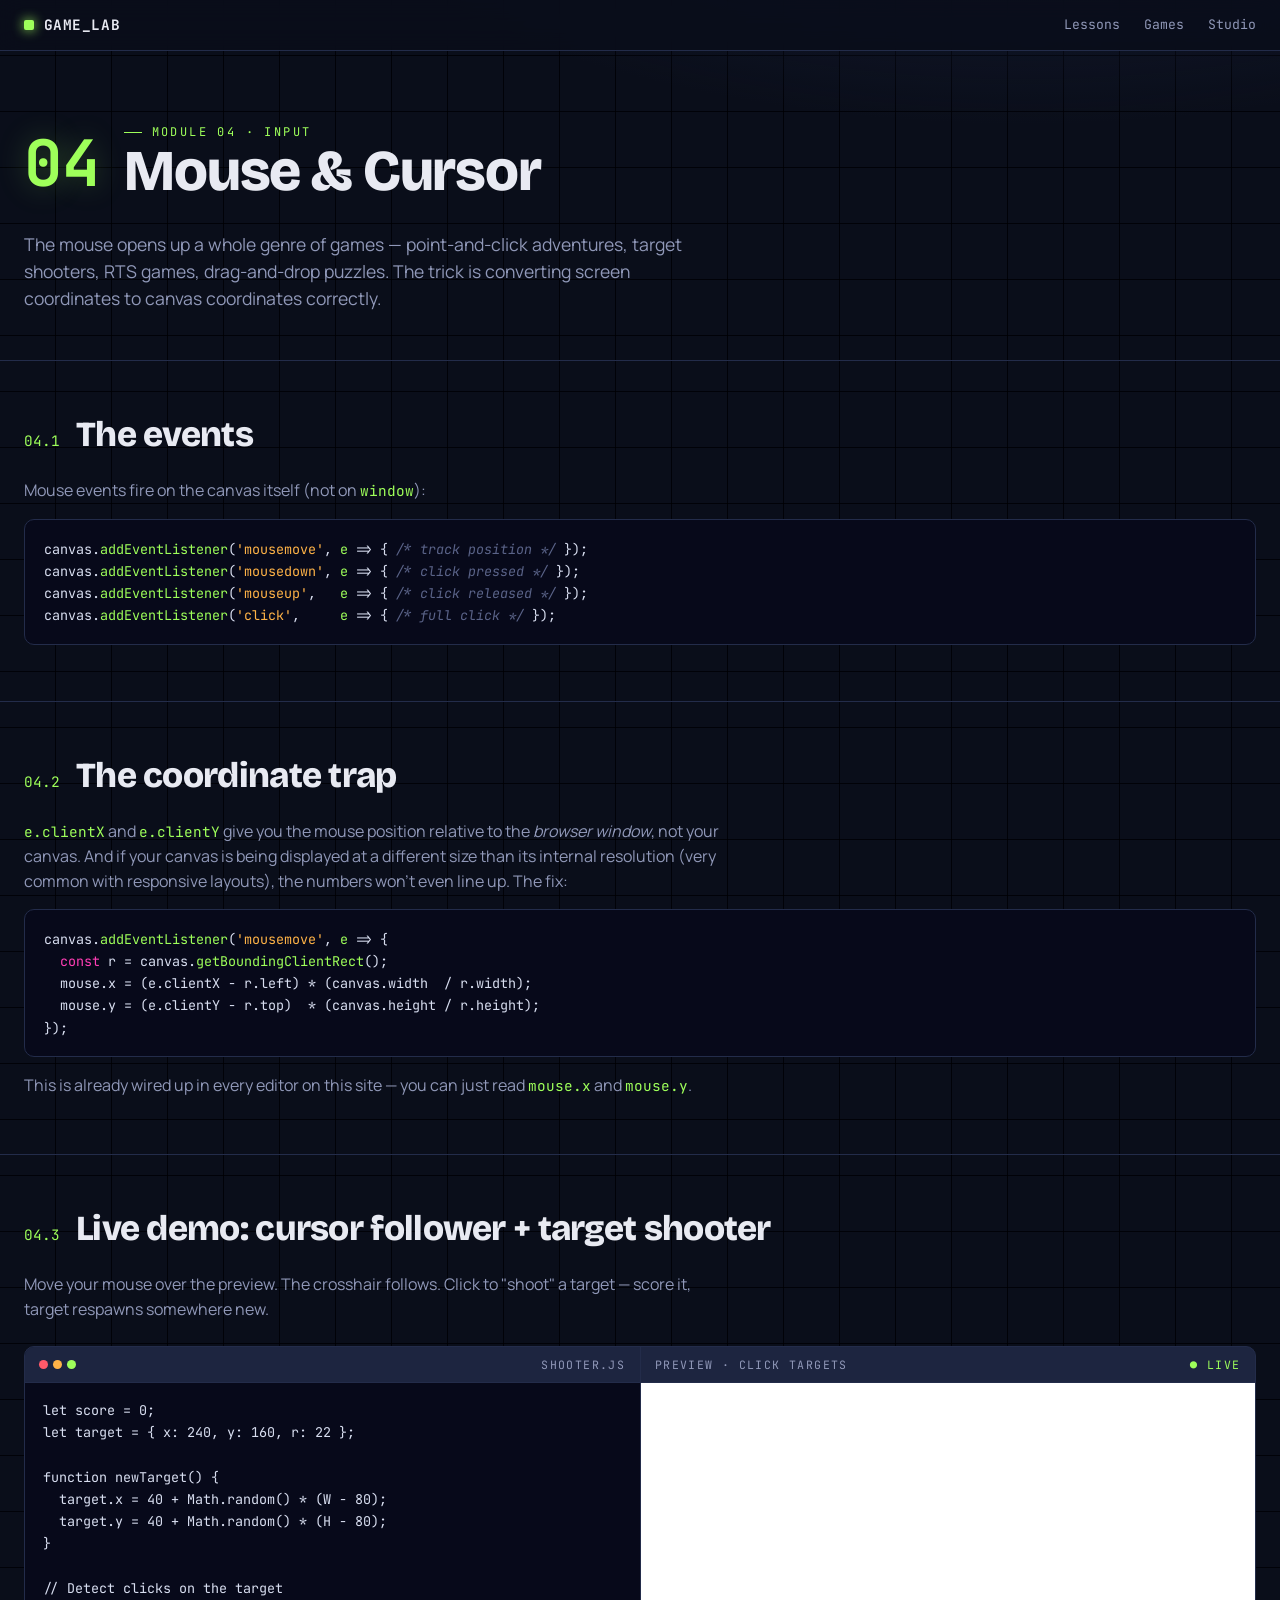
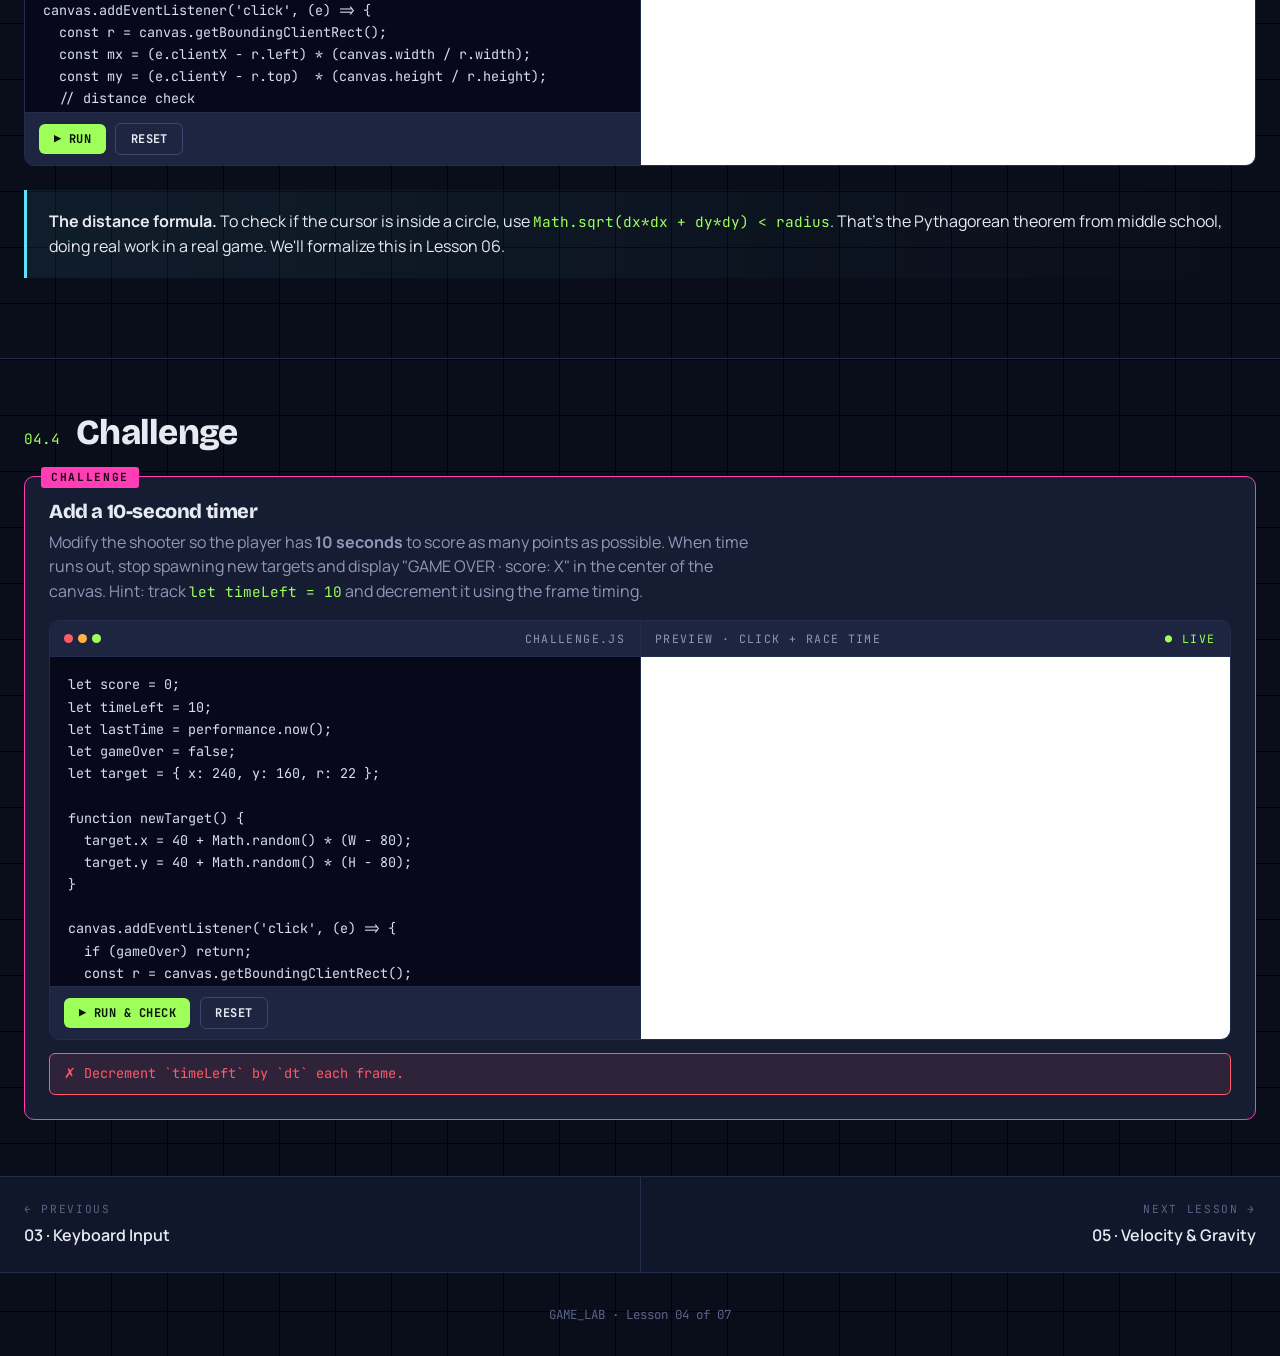
<file: lessons/04-mouse.html>
<!doctype html>
<html lang="en">
<head>
<meta charset="utf-8">
<meta name="viewport" content="width=device-width, initial-scale=1">
<title>Lesson 04 · Mouse & Cursor</title>
<link rel="stylesheet" href="../shared.css">
</head>
<body>

<nav class="nav">
  <div class="nav-inner">
    <a class="brand" href="../index.html"><span class="dot"></span>GAME_LAB</a>
    <ul class="nav-links">
      <li><a href="../index.html#lessons">Lessons</a></li>
      <li><a href="../index.html#games">Games</a></li>
      <li><a href="../studio/index.html">Studio</a></li>
    </ul>
  </div>
</nav>

<header class="hero">
  <div class="container">
    <div class="hero-meta">
      <div class="lesson-num">04</div>
      <div>
        <div class="eyebrow">Module 04 · Input</div>
        <h1>Mouse & Cursor</h1>
      </div>
    </div>
    <p class="lede">The mouse opens up a whole genre of games — point-and-click adventures, target shooters, RTS games, drag-and-drop puzzles. The trick is converting screen coordinates to canvas coordinates correctly.</p>
  </div>
</header>

<section>
  <div class="container">
    <div class="section-title"><span class="num">04.1</span><h2>The events</h2></div>
    <p>Mouse events fire on the canvas itself (not on <code>window</code>):</p>
    <pre class="mt-2"><code>canvas.<span class="tok-fn">addEventListener</span>(<span class="tok-str">'mousemove'</span>, <span class="tok-fn">e</span> =&gt; { <span class="tok-com">/* track position */</span> });
canvas.<span class="tok-fn">addEventListener</span>(<span class="tok-str">'mousedown'</span>, <span class="tok-fn">e</span> =&gt; { <span class="tok-com">/* click pressed */</span> });
canvas.<span class="tok-fn">addEventListener</span>(<span class="tok-str">'mouseup'</span>,   <span class="tok-fn">e</span> =&gt; { <span class="tok-com">/* click released */</span> });
canvas.<span class="tok-fn">addEventListener</span>(<span class="tok-str">'click'</span>,     <span class="tok-fn">e</span> =&gt; { <span class="tok-com">/* full click */</span> });</code></pre>
  </div>
</section>

<section>
  <div class="container">
    <div class="section-title"><span class="num">04.2</span><h2>The coordinate trap</h2></div>
    <p><code>e.clientX</code> and <code>e.clientY</code> give you the mouse position relative to the <em>browser window</em>, not your canvas. And if your canvas is being displayed at a different size than its internal resolution (very common with responsive layouts), the numbers won't even line up. The fix:</p>

    <pre class="mt-2"><code>canvas.<span class="tok-fn">addEventListener</span>(<span class="tok-str">'mousemove'</span>, <span class="tok-fn">e</span> =&gt; {
  <span class="tok-key">const</span> r = canvas.<span class="tok-fn">getBoundingClientRect</span>();
  mouse.x = (e.clientX - r.left) * (canvas.width  / r.width);
  mouse.y = (e.clientY - r.top)  * (canvas.height / r.height);
});</code></pre>

    <p class="mt-2">This is already wired up in every editor on this site — you can just read <code>mouse.x</code> and <code>mouse.y</code>.</p>
  </div>
</section>

<section>
  <div class="container">
    <div class="section-title"><span class="num">04.3</span><h2>Live demo: cursor follower + target shooter</h2></div>
    <p class="mb-3">Move your mouse over the preview. The crosshair follows. Click to "shoot" a target — score it, target respawns somewhere new.</p>

    <div class="editor-shell" data-template="canvas">
      <div class="editor-pane">
        <div class="pane-header"><span class="dots"><span></span><span></span><span></span></span><span>shooter.js</span></div>
        <textarea class="code-editor" spellcheck="false">let score = 0;
let target = { x: 240, y: 160, r: 22 };

function newTarget() {
  target.x = 40 + Math.random() * (W - 80);
  target.y = 40 + Math.random() * (H - 80);
}

// Detect clicks on the target
canvas.addEventListener('click', (e) => {
  const r = canvas.getBoundingClientRect();
  const mx = (e.clientX - r.left) * (canvas.width / r.width);
  const my = (e.clientY - r.top)  * (canvas.height / r.height);
  // distance check
  const dx = mx - target.x, dy = my - target.y;
  if (Math.sqrt(dx*dx + dy*dy) &lt; target.r) {
    score++;
    newTarget();
  }
});

function update() { /* nothing to update — driven by events */ }

function draw() {
  ctx.fillStyle = '#11172a';
  ctx.fillRect(0, 0, W, H);

  // Target (concentric circles like a bullseye)
  ctx.fillStyle = '#ff3eb5';
  ctx.beginPath(); ctx.arc(target.x, target.y, target.r, 0, Math.PI*2); ctx.fill();
  ctx.fillStyle = '#fff';
  ctx.beginPath(); ctx.arc(target.x, target.y, target.r * 0.6, 0, Math.PI*2); ctx.fill();
  ctx.fillStyle = '#ff3eb5';
  ctx.beginPath(); ctx.arc(target.x, target.y, target.r * 0.25, 0, Math.PI*2); ctx.fill();

  // Crosshair
  ctx.strokeStyle = '#9eff5a';
  ctx.lineWidth = 1;
  ctx.beginPath();
  ctx.moveTo(mouse.x - 12, mouse.y); ctx.lineTo(mouse.x + 12, mouse.y);
  ctx.moveTo(mouse.x, mouse.y - 12); ctx.lineTo(mouse.x, mouse.y + 12);
  ctx.stroke();
  ctx.beginPath();
  ctx.arc(mouse.x, mouse.y, 8, 0, Math.PI*2);
  ctx.stroke();

  // Score
  ctx.fillStyle = '#9eff5a';
  ctx.font = 'bold 20px monospace';
  ctx.fillText('SCORE ' + score, 14, 28);
}

function loop() {
  update();
  draw();
  requestAnimationFrame(loop);
}
loop();</textarea>
        <div class="editor-toolbar">
          <button class="btn btn-sm" data-action="run">▶ Run</button>
          <button class="btn btn-sm btn-secondary" data-action="reset">Reset</button>
        </div>
      </div>
      <div class="preview-pane">
        <div class="pane-header"><span>preview · click targets</span><span style="color:var(--lime)">● LIVE</span></div>
        <iframe class="preview-frame" sandbox="allow-scripts"></iframe>
      </div>
    </div>

    <div class="callout tip mt-3">
      <strong>The distance formula.</strong> To check if the cursor is inside a circle, use <code>Math.sqrt(dx*dx + dy*dy) &lt; radius</code>. That's the Pythagorean theorem from middle school, doing real work in a real game. We'll formalize this in Lesson 06.
    </div>
  </div>
</section>

<section>
  <div class="container">
    <div class="section-title"><span class="num">04.4</span><h2>Challenge</h2></div>
    <div class="challenge">
      <h3>Add a 10-second timer</h3>
      <p class="mt-1 mb-2">Modify the shooter so the player has <strong>10 seconds</strong> to score as many points as possible. When time runs out, stop spawning new targets and display "GAME OVER · score: X" in the center of the canvas. Hint: track <code>let timeLeft = 10</code> and decrement it using the frame timing.</p>

      <div class="editor-shell" data-template="canvas" data-check="timer">
        <div class="editor-pane">
          <div class="pane-header"><span class="dots"><span></span><span></span><span></span></span><span>challenge.js</span></div>
          <textarea class="code-editor" spellcheck="false">let score = 0;
let timeLeft = 10;
let lastTime = performance.now();
let gameOver = false;
let target = { x: 240, y: 160, r: 22 };

function newTarget() {
  target.x = 40 + Math.random() * (W - 80);
  target.y = 40 + Math.random() * (H - 80);
}

canvas.addEventListener('click', (e) => {
  if (gameOver) return;
  const r = canvas.getBoundingClientRect();
  const mx = (e.clientX - r.left) * (canvas.width / r.width);
  const my = (e.clientY - r.top)  * (canvas.height / r.height);
  const dx = mx - target.x, dy = my - target.y;
  if (Math.sqrt(dx*dx + dy*dy) &lt; target.r) { score++; newTarget(); }
});

function update() {
  // TODO: compute dt (seconds since last frame) using performance.now()
  // TODO: subtract dt from timeLeft
  // TODO: if timeLeft &lt;= 0, set gameOver = true and timeLeft = 0
}

function draw() {
  ctx.fillStyle = '#11172a';
  ctx.fillRect(0, 0, W, H);

  if (!gameOver) {
    ctx.fillStyle = '#ff3eb5';
    ctx.beginPath(); ctx.arc(target.x, target.y, target.r, 0, Math.PI*2); ctx.fill();
  }

  // HUD
  ctx.fillStyle = '#9eff5a';
  ctx.font = 'bold 18px monospace';
  ctx.fillText('SCORE ' + score, 14, 26);
  ctx.fillStyle = '#ffb347';
  ctx.fillText('TIME ' + timeLeft.toFixed(1), W - 130, 26);

  if (gameOver) {
    ctx.fillStyle = '#fff';
    ctx.font = 'bold 28px monospace';
    ctx.textAlign = 'center';
    ctx.fillText('GAME OVER · score ' + score, W/2, H/2);
    ctx.textAlign = 'start';
  }
}

function loop() {
  update();
  draw();
  requestAnimationFrame(loop);
}
loop();</textarea>
          <div class="editor-toolbar">
            <button class="btn btn-sm" data-action="run">▶ Run & Check</button>
            <button class="btn btn-sm btn-secondary" data-action="reset">Reset</button>
          </div>
        </div>
        <div class="preview-pane">
          <div class="pane-header"><span>preview · click + race time</span><span style="color:var(--lime)">● LIVE</span></div>
          <iframe class="preview-frame" sandbox="allow-scripts"></iframe>
        </div>
      </div>
      <div class="check-result"></div>
    </div>
  </div>
</section>

<nav class="lesson-nav">
  <a href="03-keyboard.html"><span class="label">← Previous</span><span class="title">03 · Keyboard Input</span></a>
  <a href="05-physics.html" class="next"><span class="label">Next lesson →</span><span class="title">05 · Velocity & Gravity</span></a>
</nav>

<footer class="site-footer">GAME_LAB · Lesson 04 of 07</footer>

<script src="../shared.js"></script>
<script>
window.CHALLENGE_CHECKS.timer = function(code) {
  const usesPerfNow = /performance\.now\(\)/.test(code);
  const decrementsTime = /timeLeft\s*-=|timeLeft\s*=\s*timeLeft\s*-/.test(code);
  const checksGameOver = /timeLeft\s*<=?\s*0/.test(code) && /gameOver\s*=\s*true/.test(code);
  if (usesPerfNow && decrementsTime && checksGameOver) {
    return { ok: true, message: '✓ Timer working — challenge cleared. Try adding a "play again" button next!' };
  }
  if (!usesPerfNow)     return { ok: false, message: '✗ Use `performance.now()` to measure dt: `const now = performance.now(); const dt = (now - lastTime) / 1000; lastTime = now;`' };
  if (!decrementsTime)  return { ok: false, message: '✗ Decrement `timeLeft` by `dt` each frame.' };
  if (!checksGameOver)  return { ok: false, message: '✗ When `timeLeft <= 0`, set `gameOver = true`.' };
  return { ok: false, message: '✗ Almost there — review each TODO.' };
};
</script>

</body>
</html>
</file>
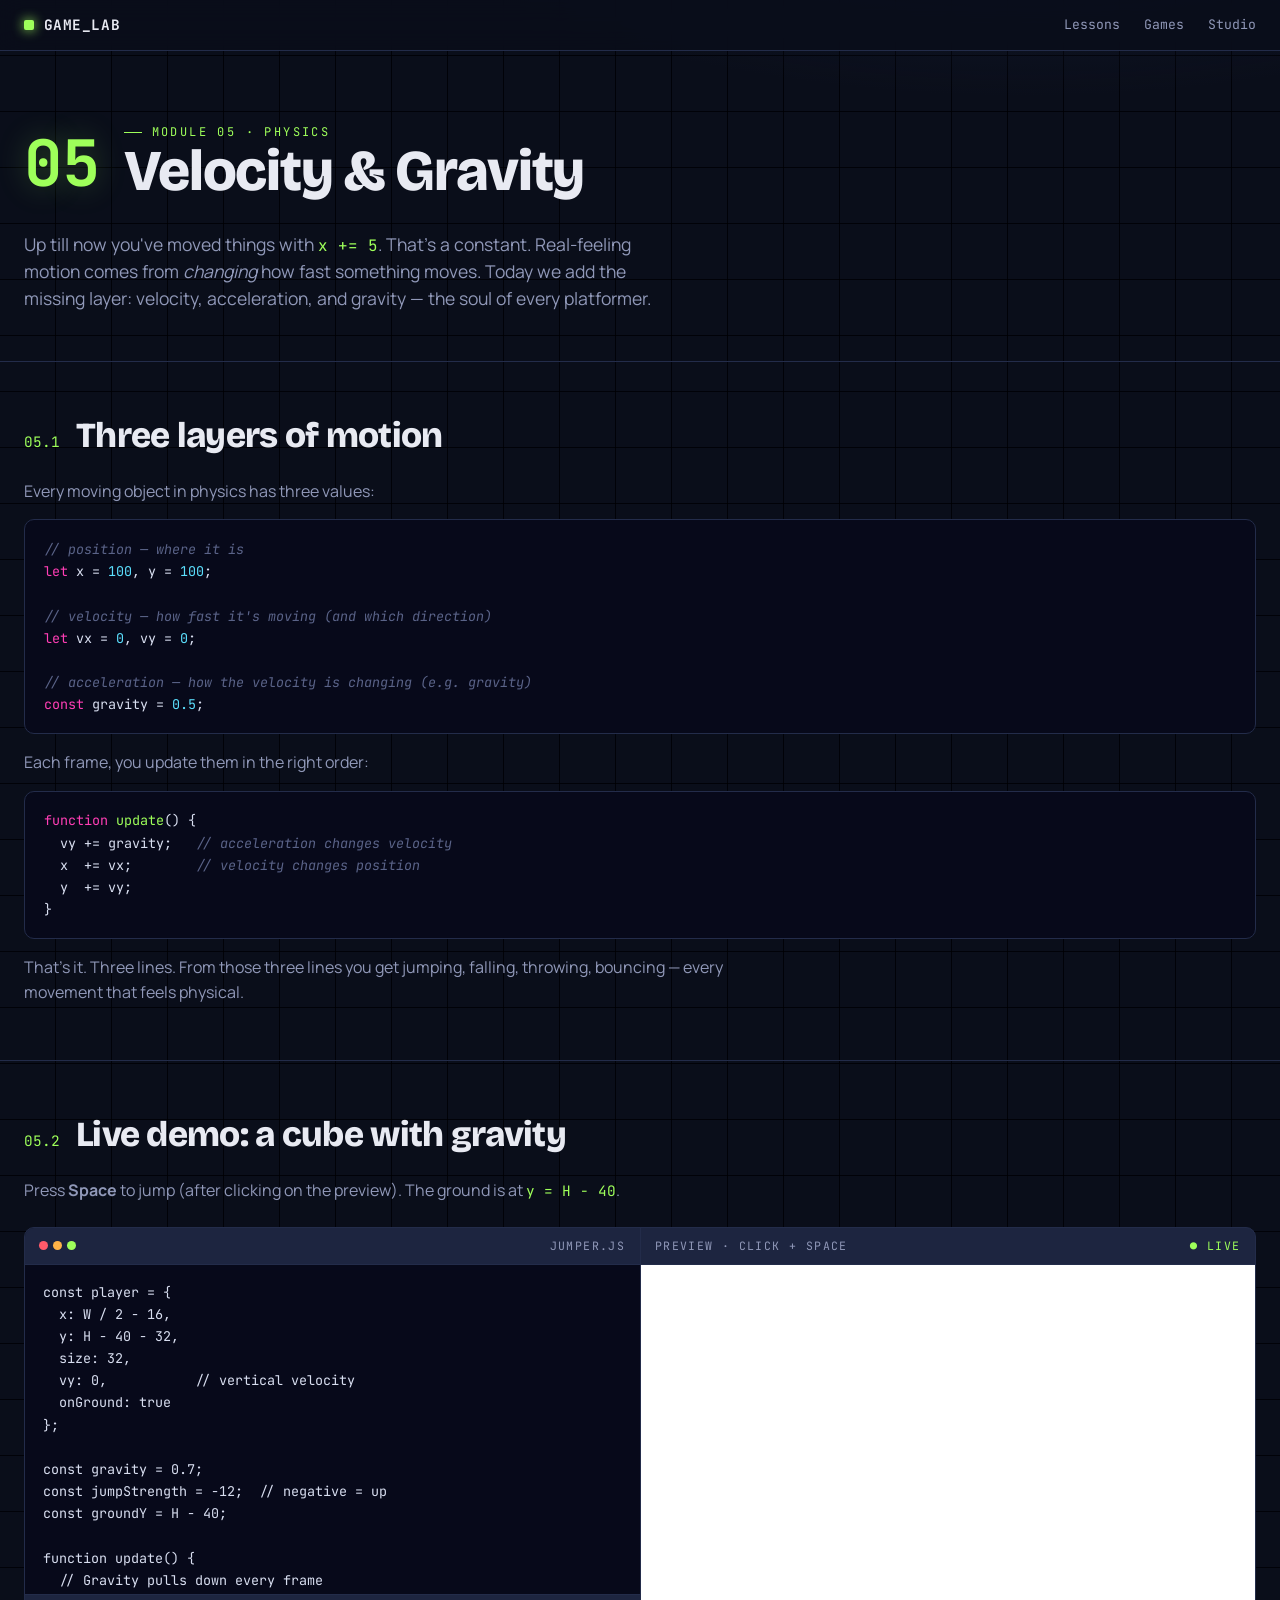
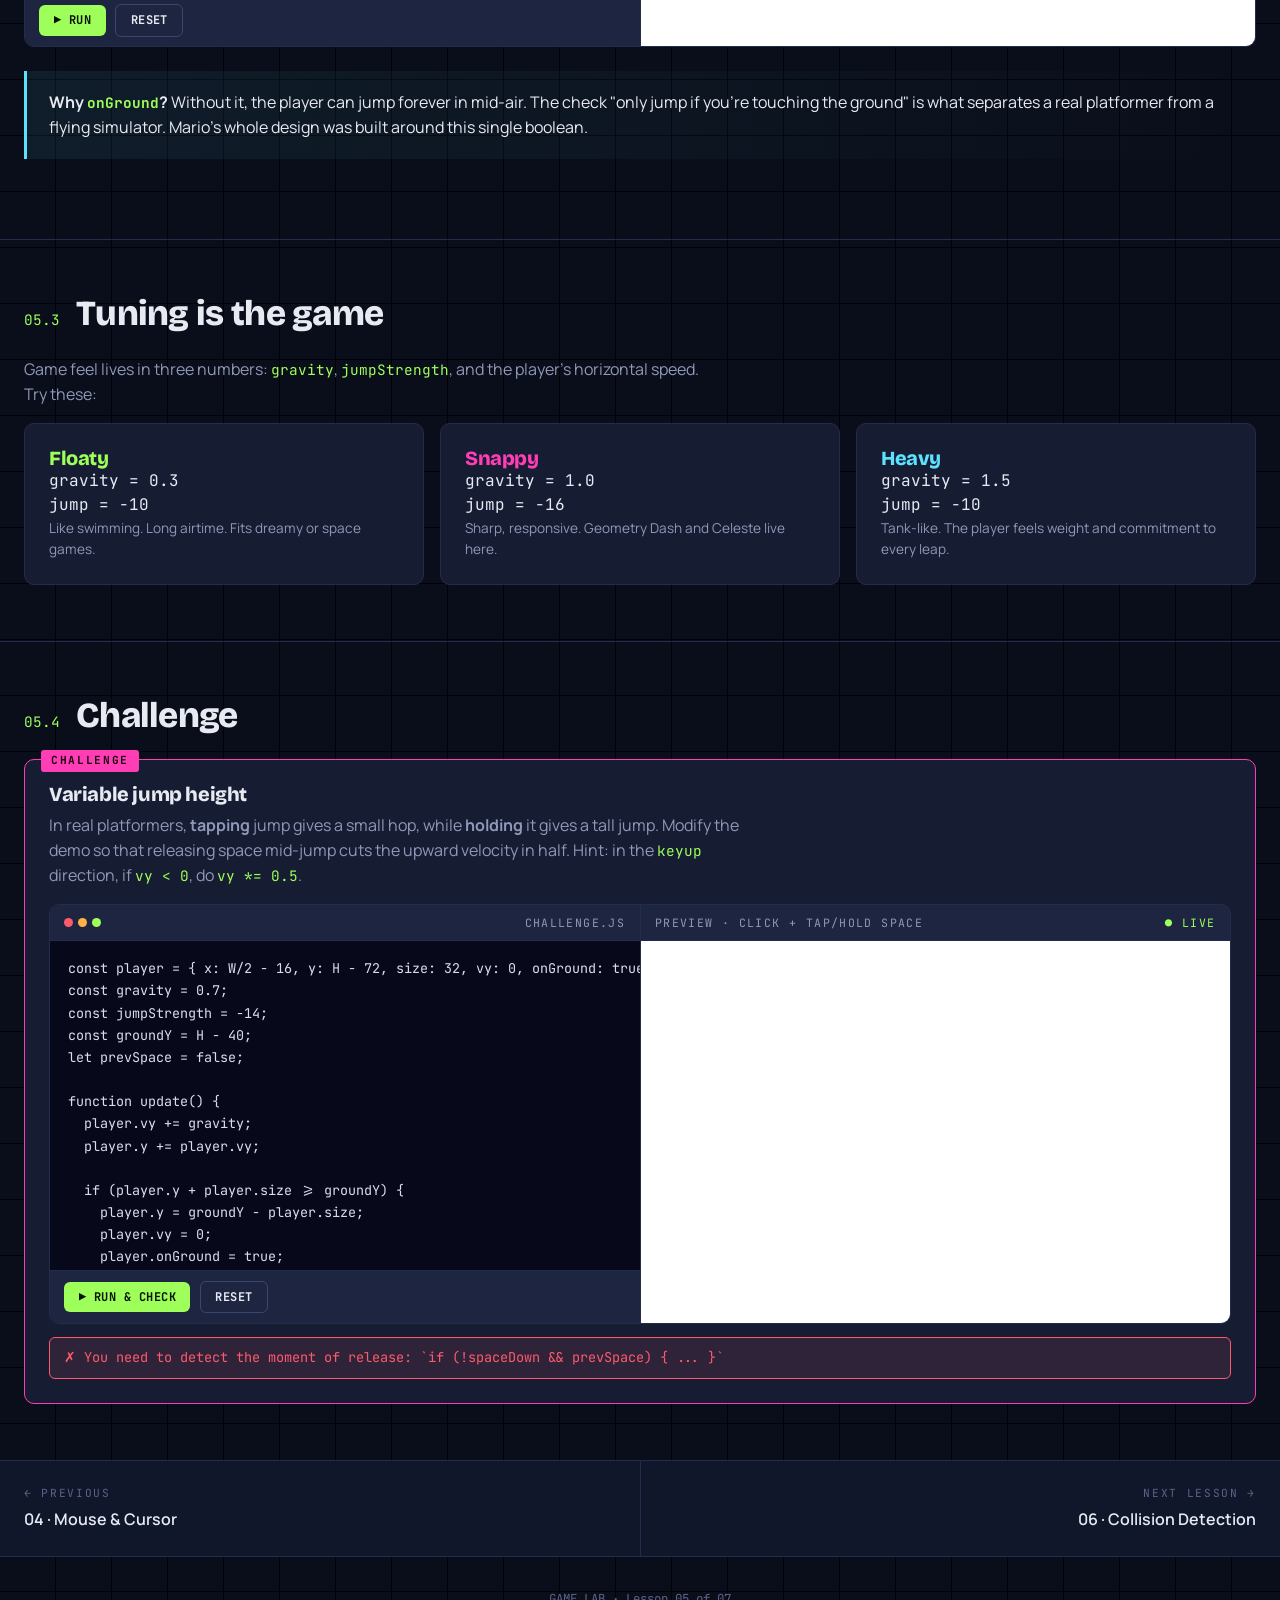
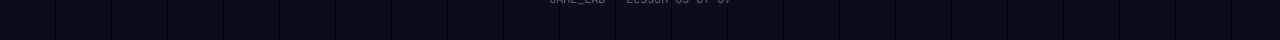
<file: lessons/05-physics.html>
<!doctype html>
<html lang="en">
<head>
<meta charset="utf-8">
<meta name="viewport" content="width=device-width, initial-scale=1">
<title>Lesson 05 · Velocity & Gravity</title>
<link rel="stylesheet" href="../shared.css">
</head>
<body>

<nav class="nav">
  <div class="nav-inner">
    <a class="brand" href="../index.html"><span class="dot"></span>GAME_LAB</a>
    <ul class="nav-links">
      <li><a href="../index.html#lessons">Lessons</a></li>
      <li><a href="../index.html#games">Games</a></li>
      <li><a href="../studio/index.html">Studio</a></li>
    </ul>
  </div>
</nav>

<header class="hero">
  <div class="container">
    <div class="hero-meta">
      <div class="lesson-num">05</div>
      <div>
        <div class="eyebrow">Module 05 · Physics</div>
        <h1>Velocity & Gravity</h1>
      </div>
    </div>
    <p class="lede">Up till now you've moved things with <code>x += 5</code>. That's a constant. Real-feeling motion comes from <em>changing</em> how fast something moves. Today we add the missing layer: velocity, acceleration, and gravity — the soul of every platformer.</p>
  </div>
</header>

<section>
  <div class="container">
    <div class="section-title"><span class="num">05.1</span><h2>Three layers of motion</h2></div>
    <p>Every moving object in physics has three values:</p>
    <pre class="mt-2"><code><span class="tok-com">// position — where it is</span>
<span class="tok-key">let</span> x = <span class="tok-num">100</span>, y = <span class="tok-num">100</span>;

<span class="tok-com">// velocity — how fast it's moving (and which direction)</span>
<span class="tok-key">let</span> vx = <span class="tok-num">0</span>, vy = <span class="tok-num">0</span>;

<span class="tok-com">// acceleration — how the velocity is changing (e.g. gravity)</span>
<span class="tok-key">const</span> gravity = <span class="tok-num">0.5</span>;</code></pre>
    <p class="mt-2">Each frame, you update them in the right order:</p>
    <pre class="mt-2"><code><span class="tok-key">function</span> <span class="tok-fn">update</span>() {
  vy += gravity;   <span class="tok-com">// acceleration changes velocity</span>
  x  += vx;        <span class="tok-com">// velocity changes position</span>
  y  += vy;
}</code></pre>
    <p class="mt-2">That's it. Three lines. From those three lines you get jumping, falling, throwing, bouncing — every movement that feels physical.</p>
  </div>
</section>

<section>
  <div class="container">
    <div class="section-title"><span class="num">05.2</span><h2>Live demo: a cube with gravity</h2></div>
    <p class="mb-3">Press <strong>Space</strong> to jump (after clicking on the preview). The ground is at <code>y = H - 40</code>.</p>

    <div class="editor-shell" data-template="canvas">
      <div class="editor-pane">
        <div class="pane-header"><span class="dots"><span></span><span></span><span></span></span><span>jumper.js</span></div>
        <textarea class="code-editor" spellcheck="false">const player = {
  x: W / 2 - 16,
  y: H - 40 - 32,
  size: 32,
  vy: 0,           // vertical velocity
  onGround: true
};

const gravity = 0.7;
const jumpStrength = -12;  // negative = up
const groundY = H - 40;

function update() {
  // Gravity pulls down every frame
  player.vy += gravity;
  player.y += player.vy;

  // Ground collision
  if (player.y + player.size >= groundY) {
    player.y = groundY - player.size;
    player.vy = 0;
    player.onGround = true;
  } else {
    player.onGround = false;
  }

  // Jump on space — only if on ground
  if (keys[' '] && player.onGround) {
    player.vy = jumpStrength;
    player.onGround = false;
  }
}

function draw() {
  // Sky
  ctx.fillStyle = '#1a2340';
  ctx.fillRect(0, 0, W, H);

  // Ground
  ctx.fillStyle = '#9eff5a';
  ctx.fillRect(0, groundY, W, H - groundY);

  // Player
  ctx.fillStyle = '#ff3eb5';
  ctx.fillRect(player.x, player.y, player.size, player.size);

  // Hint
  ctx.fillStyle = '#fff';
  ctx.font = '12px monospace';
  ctx.fillText('CLICK then press SPACE to jump', 10, 20);
}

function loop() {
  update();
  draw();
  requestAnimationFrame(loop);
}
loop();</textarea>
        <div class="editor-toolbar">
          <button class="btn btn-sm" data-action="run">▶ Run</button>
          <button class="btn btn-sm btn-secondary" data-action="reset">Reset</button>
        </div>
      </div>
      <div class="preview-pane">
        <div class="pane-header"><span>preview · click + space</span><span style="color:var(--lime)">● LIVE</span></div>
        <iframe class="preview-frame" sandbox="allow-scripts"></iframe>
      </div>
    </div>

    <div class="callout tip mt-3">
      <strong>Why <code>onGround</code>?</strong> Without it, the player can jump forever in mid-air. The check "only jump if you're touching the ground" is what separates a real platformer from a flying simulator. Mario's whole design was built around this single boolean.
    </div>
  </div>
</section>

<section>
  <div class="container">
    <div class="section-title"><span class="num">05.3</span><h2>Tuning is the game</h2></div>
    <p>Game feel lives in three numbers: <code>gravity</code>, <code>jumpStrength</code>, and the player's horizontal speed. Try these:</p>
    <div class="row mt-2">
      <div class="card">
        <h3 style="color:var(--lime)">Floaty</h3>
        <p class="mono" style="color:var(--text)">gravity = 0.3<br>jump = -10</p>
        <p style="font-size:0.85rem">Like swimming. Long airtime. Fits dreamy or space games.</p>
      </div>
      <div class="card">
        <h3 style="color:var(--magenta)">Snappy</h3>
        <p class="mono" style="color:var(--text)">gravity = 1.0<br>jump = -16</p>
        <p style="font-size:0.85rem">Sharp, responsive. Geometry Dash and Celeste live here.</p>
      </div>
      <div class="card">
        <h3 style="color:var(--cyan)">Heavy</h3>
        <p class="mono" style="color:var(--text)">gravity = 1.5<br>jump = -10</p>
        <p style="font-size:0.85rem">Tank-like. The player feels weight and commitment to every leap.</p>
      </div>
    </div>
  </div>
</section>

<section>
  <div class="container">
    <div class="section-title"><span class="num">05.4</span><h2>Challenge</h2></div>
    <div class="challenge">
      <h3>Variable jump height</h3>
      <p class="mt-1 mb-2">In real platformers, <strong>tapping</strong> jump gives a small hop, while <strong>holding</strong> it gives a tall jump. Modify the demo so that releasing space mid-jump cuts the upward velocity in half. Hint: in the <code>keyup</code> direction, if <code>vy &lt; 0</code>, do <code>vy *= 0.5</code>.</p>

      <div class="editor-shell" data-template="canvas" data-check="varjump">
        <div class="editor-pane">
          <div class="pane-header"><span class="dots"><span></span><span></span><span></span></span><span>challenge.js</span></div>
          <textarea class="code-editor" spellcheck="false">const player = { x: W/2 - 16, y: H - 72, size: 32, vy: 0, onGround: true };
const gravity = 0.7;
const jumpStrength = -14;
const groundY = H - 40;
let prevSpace = false;

function update() {
  player.vy += gravity;
  player.y += player.vy;

  if (player.y + player.size >= groundY) {
    player.y = groundY - player.size;
    player.vy = 0;
    player.onGround = true;
  } else {
    player.onGround = false;
  }

  // Detect press (was up, now down)
  const spaceDown = keys[' '];
  if (spaceDown && !prevSpace && player.onGround) {
    player.vy = jumpStrength;
  }

  // TODO: detect release (was down, now up). When released, if player.vy &lt; 0, multiply player.vy by 0.5.

  prevSpace = spaceDown;
}

function draw() {
  ctx.fillStyle = '#1a2340'; ctx.fillRect(0, 0, W, H);
  ctx.fillStyle = '#9eff5a'; ctx.fillRect(0, groundY, W, H - groundY);
  ctx.fillStyle = '#ff3eb5'; ctx.fillRect(player.x, player.y, player.size, player.size);
  ctx.fillStyle = '#fff';
  ctx.font = '12px monospace';
  ctx.fillText('Tap = small hop, hold = tall jump', 10, 20);
}

function loop() {
  update();
  draw();
  requestAnimationFrame(loop);
}
loop();</textarea>
          <div class="editor-toolbar">
            <button class="btn btn-sm" data-action="run">▶ Run & Check</button>
            <button class="btn btn-sm btn-secondary" data-action="reset">Reset</button>
          </div>
        </div>
        <div class="preview-pane">
          <div class="pane-header"><span>preview · click + tap/hold space</span><span style="color:var(--lime)">● LIVE</span></div>
          <iframe class="preview-frame" sandbox="allow-scripts"></iframe>
        </div>
      </div>
      <div class="check-result"></div>
    </div>
  </div>
</section>

<nav class="lesson-nav">
  <a href="04-mouse.html"><span class="label">← Previous</span><span class="title">04 · Mouse & Cursor</span></a>
  <a href="06-collision.html" class="next"><span class="label">Next lesson →</span><span class="title">06 · Collision Detection</span></a>
</nav>

<footer class="site-footer">GAME_LAB · Lesson 05 of 07</footer>

<script src="../shared.js"></script>
<script>
window.CHALLENGE_CHECKS.varjump = function(code) {
  const detectsRelease = /!spaceDown\s*&&\s*prevSpace|prevSpace\s*&&\s*!spaceDown|!spaceDown\s*&&\s*prevSpace/.test(code);
  const cutsVelocity = /vy\s*\*=\s*0\.5|vy\s*\*\s*0\.5|vy\s*\/\s*2|vy\s*=\s*player\.vy\s*\*\s*0\.5/.test(code);
  const checksNegativeVy = /vy\s*<\s*0|player\.vy\s*<\s*0/.test(code);
  if (detectsRelease && cutsVelocity && checksNegativeVy) {
    return { ok: true, message: '✓ Variable jump in! This is exactly how Mario, Celeste, and every great platformer feels responsive.' };
  }
  if (!detectsRelease)   return { ok: false, message: '✗ You need to detect the moment of release: `if (!spaceDown && prevSpace) { ... }`' };
  if (!checksNegativeVy) return { ok: false, message: '✗ Only cut velocity if `player.vy < 0` (still moving up).' };
  if (!cutsVelocity)     return { ok: false, message: '✗ When released mid-jump, do `player.vy *= 0.5`.' };
  return { ok: false, message: '✗ Almost — combine all three pieces inside one check.' };
};
</script>

</body>
</html>
</file>
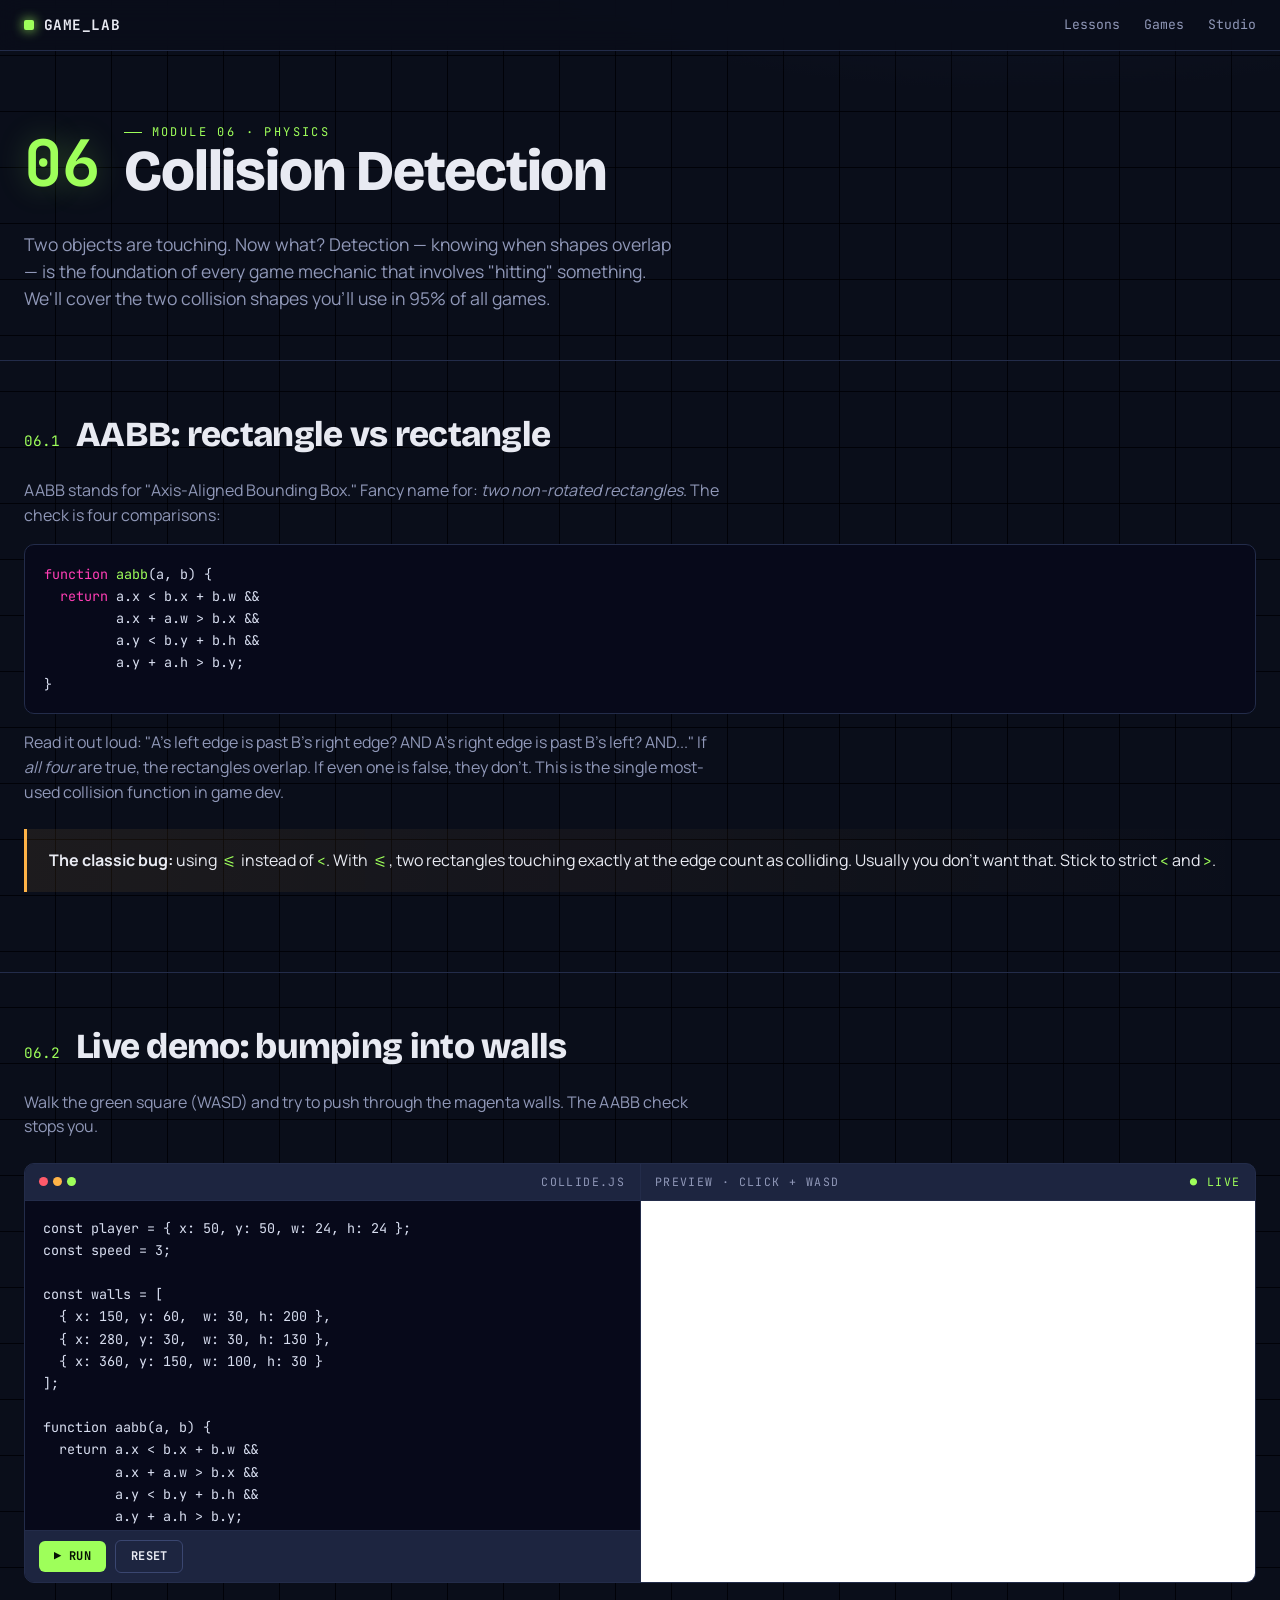
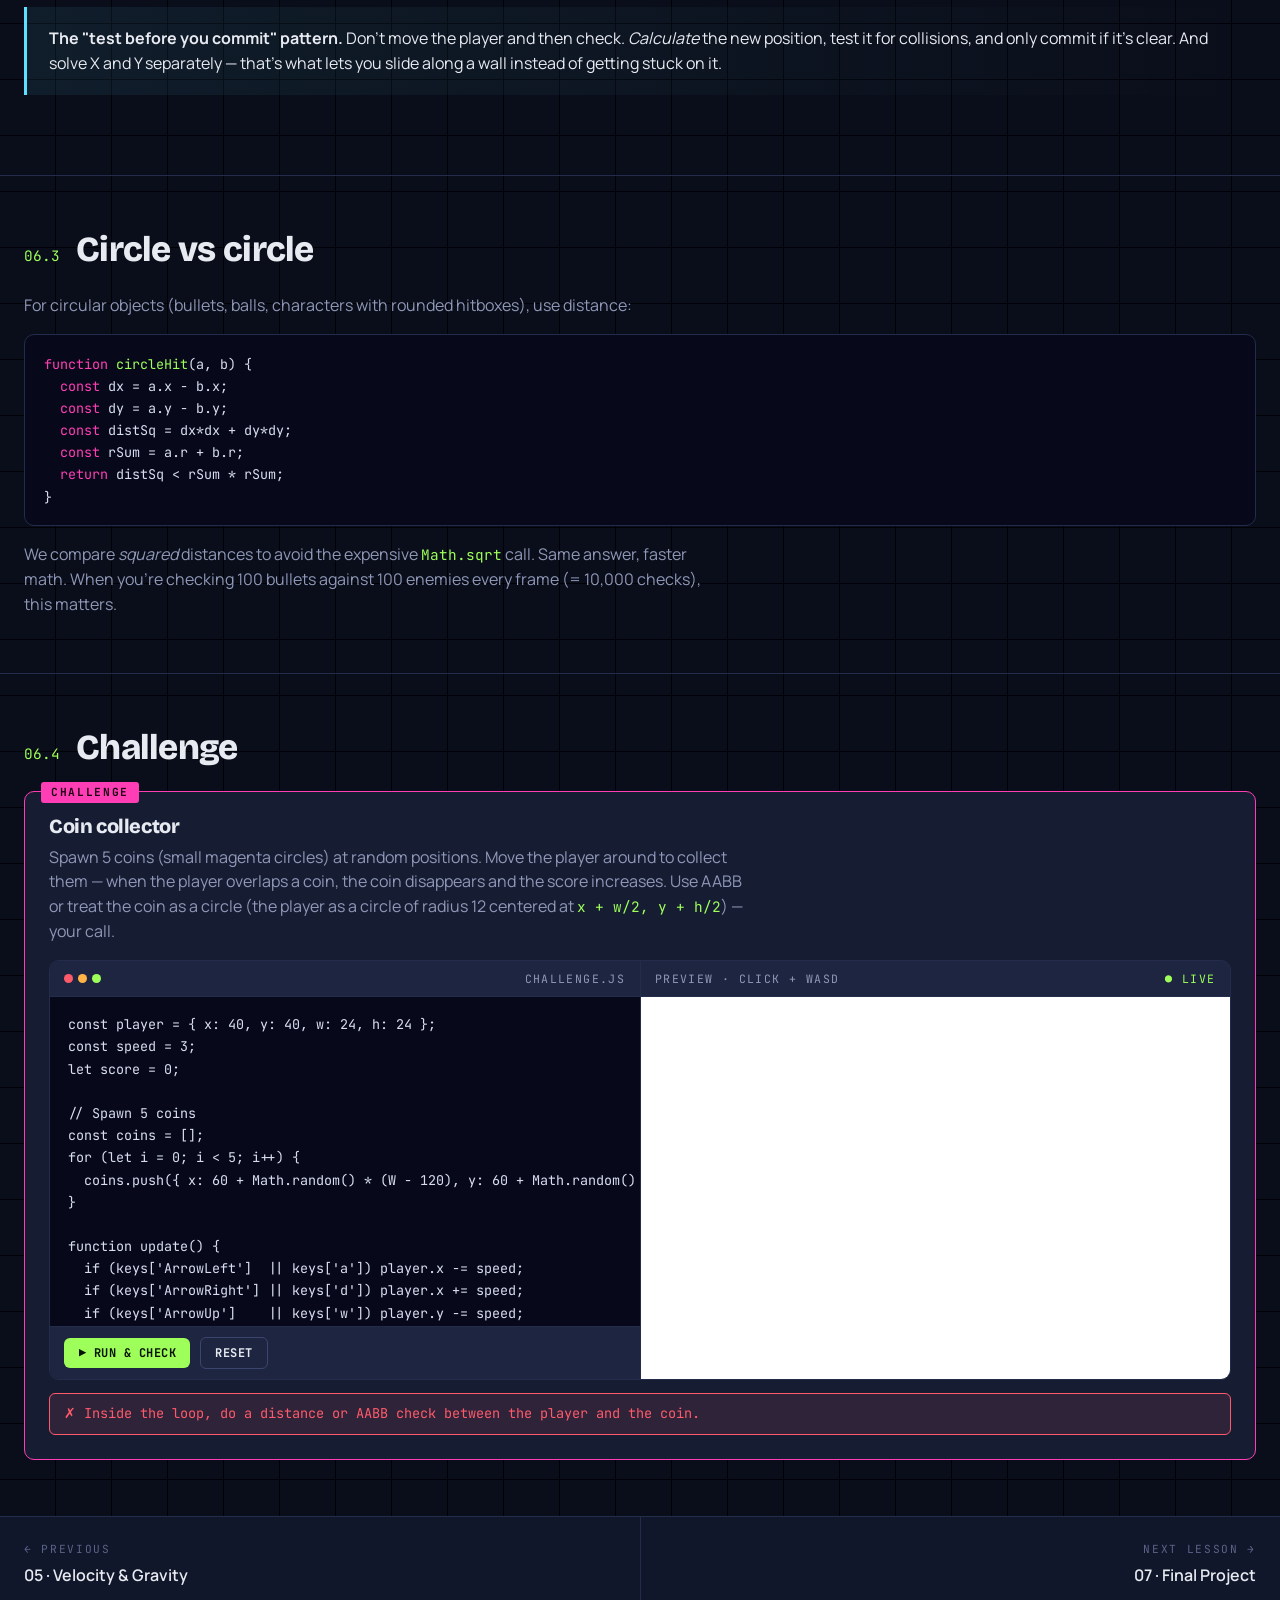
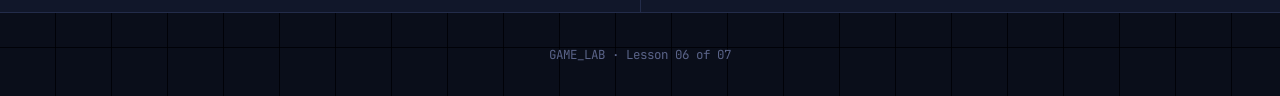
<file: lessons/06-collision.html>
<!doctype html>
<html lang="en">
<head>
<meta charset="utf-8">
<meta name="viewport" content="width=device-width, initial-scale=1">
<title>Lesson 06 · Collision Detection</title>
<link rel="stylesheet" href="../shared.css">
</head>
<body>

<nav class="nav">
  <div class="nav-inner">
    <a class="brand" href="../index.html"><span class="dot"></span>GAME_LAB</a>
    <ul class="nav-links">
      <li><a href="../index.html#lessons">Lessons</a></li>
      <li><a href="../index.html#games">Games</a></li>
      <li><a href="../studio/index.html">Studio</a></li>
    </ul>
  </div>
</nav>

<header class="hero">
  <div class="container">
    <div class="hero-meta">
      <div class="lesson-num">06</div>
      <div>
        <div class="eyebrow">Module 06 · Physics</div>
        <h1>Collision Detection</h1>
      </div>
    </div>
    <p class="lede">Two objects are touching. Now what? Detection — knowing when shapes overlap — is the foundation of every game mechanic that involves "hitting" something. We'll cover the two collision shapes you'll use in 95% of all games.</p>
  </div>
</header>

<section>
  <div class="container">
    <div class="section-title"><span class="num">06.1</span><h2>AABB: rectangle vs rectangle</h2></div>
    <p>AABB stands for "Axis-Aligned Bounding Box." Fancy name for: <em>two non-rotated rectangles</em>. The check is four comparisons:</p>
    <pre class="mt-2"><code><span class="tok-key">function</span> <span class="tok-fn">aabb</span>(a, b) {
  <span class="tok-key">return</span> a.x &lt; b.x + b.w &amp;&amp;
         a.x + a.w &gt; b.x &amp;&amp;
         a.y &lt; b.y + b.h &amp;&amp;
         a.y + a.h &gt; b.y;
}</code></pre>
    <p class="mt-2">Read it out loud: "A's left edge is past B's right edge? AND A's right edge is past B's left? AND..." If <em>all four</em> are true, the rectangles overlap. If even one is false, they don't. This is the single most-used collision function in game dev.</p>

    <div class="callout warn">
      <strong>The classic bug:</strong> using <code>&lt;=</code> instead of <code>&lt;</code>. With <code>&lt;=</code>, two rectangles touching exactly at the edge count as colliding. Usually you don't want that. Stick to strict <code>&lt;</code> and <code>&gt;</code>.
    </div>
  </div>
</section>

<section>
  <div class="container">
    <div class="section-title"><span class="num">06.2</span><h2>Live demo: bumping into walls</h2></div>
    <p class="mb-3">Walk the green square (WASD) and try to push through the magenta walls. The AABB check stops you.</p>

    <div class="editor-shell" data-template="canvas">
      <div class="editor-pane">
        <div class="pane-header"><span class="dots"><span></span><span></span><span></span></span><span>collide.js</span></div>
        <textarea class="code-editor" spellcheck="false">const player = { x: 50, y: 50, w: 24, h: 24 };
const speed = 3;

const walls = [
  { x: 150, y: 60,  w: 30, h: 200 },
  { x: 280, y: 30,  w: 30, h: 130 },
  { x: 360, y: 150, w: 100, h: 30 }
];

function aabb(a, b) {
  return a.x &lt; b.x + b.w &amp;&amp;
         a.x + a.w &gt; b.x &amp;&amp;
         a.y &lt; b.y + b.h &amp;&amp;
         a.y + a.h &gt; b.y;
}

function update() {
  // Try moving X first
  let nx = player.x;
  if (keys['ArrowLeft']  || keys['a']) nx -= speed;
  if (keys['ArrowRight'] || keys['d']) nx += speed;
  let test = { x: nx, y: player.y, w: player.w, h: player.h };
  if (!walls.some(w =&gt; aabb(test, w))) player.x = nx;

  // Then Y separately
  let ny = player.y;
  if (keys['ArrowUp']    || keys['w']) ny -= speed;
  if (keys['ArrowDown']  || keys['s']) ny += speed;
  test = { x: player.x, y: ny, w: player.w, h: player.h };
  if (!walls.some(w =&gt; aabb(test, w))) player.y = ny;

  player.x = Math.max(0, Math.min(W - player.w, player.x));
  player.y = Math.max(0, Math.min(H - player.h, player.y));
}

function draw() {
  ctx.fillStyle = '#11172a';
  ctx.fillRect(0, 0, W, H);
  // Walls
  ctx.fillStyle = '#ff3eb5';
  walls.forEach(w =&gt; ctx.fillRect(w.x, w.y, w.w, w.h));
  // Player
  ctx.fillStyle = '#9eff5a';
  ctx.fillRect(player.x, player.y, player.w, player.h);
  // Hint
  ctx.fillStyle = '#fff';
  ctx.font = '12px monospace';
  ctx.fillText('CLICK + WASD · try to push through walls', 10, 20);
}

function loop() {
  update();
  draw();
  requestAnimationFrame(loop);
}
loop();</textarea>
        <div class="editor-toolbar">
          <button class="btn btn-sm" data-action="run">▶ Run</button>
          <button class="btn btn-sm btn-secondary" data-action="reset">Reset</button>
        </div>
      </div>
      <div class="preview-pane">
        <div class="pane-header"><span>preview · click + WASD</span><span style="color:var(--lime)">● LIVE</span></div>
        <iframe class="preview-frame" sandbox="allow-scripts"></iframe>
      </div>
    </div>

    <div class="callout tip mt-3">
      <strong>The "test before you commit" pattern.</strong> Don't move the player and then check. <em>Calculate</em> the new position, test it for collisions, and only commit if it's clear. And solve X and Y separately — that's what lets you slide along a wall instead of getting stuck on it.
    </div>
  </div>
</section>

<section>
  <div class="container">
    <div class="section-title"><span class="num">06.3</span><h2>Circle vs circle</h2></div>
    <p>For circular objects (bullets, balls, characters with rounded hitboxes), use distance:</p>
    <pre class="mt-2"><code><span class="tok-key">function</span> <span class="tok-fn">circleHit</span>(a, b) {
  <span class="tok-key">const</span> dx = a.x - b.x;
  <span class="tok-key">const</span> dy = a.y - b.y;
  <span class="tok-key">const</span> distSq = dx*dx + dy*dy;
  <span class="tok-key">const</span> rSum = a.r + b.r;
  <span class="tok-key">return</span> distSq &lt; rSum * rSum;
}</code></pre>
    <p class="mt-2">We compare <em>squared</em> distances to avoid the expensive <code>Math.sqrt</code> call. Same answer, faster math. When you're checking 100 bullets against 100 enemies every frame (= 10,000 checks), this matters.</p>
  </div>
</section>

<section>
  <div class="container">
    <div class="section-title"><span class="num">06.4</span><h2>Challenge</h2></div>
    <div class="challenge">
      <h3>Coin collector</h3>
      <p class="mt-1 mb-2">Spawn 5 coins (small magenta circles) at random positions. Move the player around to collect them — when the player overlaps a coin, the coin disappears and the score increases. Use AABB or treat the coin as a circle (the player as a circle of radius 12 centered at <code>x + w/2, y + h/2</code>) — your call.</p>

      <div class="editor-shell" data-template="canvas" data-check="coins">
        <div class="editor-pane">
          <div class="pane-header"><span class="dots"><span></span><span></span><span></span></span><span>challenge.js</span></div>
          <textarea class="code-editor" spellcheck="false">const player = { x: 40, y: 40, w: 24, h: 24 };
const speed = 3;
let score = 0;

// Spawn 5 coins
const coins = [];
for (let i = 0; i &lt; 5; i++) {
  coins.push({ x: 60 + Math.random() * (W - 120), y: 60 + Math.random() * (H - 120), r: 10, alive: true });
}

function update() {
  if (keys['ArrowLeft']  || keys['a']) player.x -= speed;
  if (keys['ArrowRight'] || keys['d']) player.x += speed;
  if (keys['ArrowUp']    || keys['w']) player.y -= speed;
  if (keys['ArrowDown']  || keys['s']) player.y += speed;
  player.x = Math.max(0, Math.min(W - player.w, player.x));
  player.y = Math.max(0, Math.min(H - player.h, player.y));

  // TODO: loop through coins. For each living coin, check if the player overlaps it.
  //   If so, set coin.alive = false and increment score.
  //   Hint: get the player's center as cx = player.x + player.w/2, cy = player.y + player.h/2.
  //   Then check distance to coin.x, coin.y vs (player.w/2 + coin.r).
}

function draw() {
  ctx.fillStyle = '#11172a';
  ctx.fillRect(0, 0, W, H);

  // Coins
  ctx.fillStyle = '#ff3eb5';
  coins.forEach(c =&gt; {
    if (!c.alive) return;
    ctx.beginPath();
    ctx.arc(c.x, c.y, c.r, 0, Math.PI * 2);
    ctx.fill();
  });

  // Player
  ctx.fillStyle = '#9eff5a';
  ctx.fillRect(player.x, player.y, player.w, player.h);

  // Score
  ctx.fillStyle = '#fff';
  ctx.font = 'bold 16px monospace';
  ctx.fillText('COINS ' + score + '/5', 14, 24);

  if (score === 5) {
    ctx.textAlign = 'center';
    ctx.fillStyle = '#9eff5a';
    ctx.font = 'bold 28px monospace';
    ctx.fillText('ALL CLEAR!', W/2, H/2);
    ctx.textAlign = 'start';
  }
}

function loop() {
  update();
  draw();
  requestAnimationFrame(loop);
}
loop();</textarea>
          <div class="editor-toolbar">
            <button class="btn btn-sm" data-action="run">▶ Run & Check</button>
            <button class="btn btn-sm btn-secondary" data-action="reset">Reset</button>
          </div>
        </div>
        <div class="preview-pane">
          <div class="pane-header"><span>preview · click + WASD</span><span style="color:var(--lime)">● LIVE</span></div>
          <iframe class="preview-frame" sandbox="allow-scripts"></iframe>
        </div>
      </div>
      <div class="check-result"></div>
    </div>
  </div>
</section>

<nav class="lesson-nav">
  <a href="05-physics.html"><span class="label">← Previous</span><span class="title">05 · Velocity & Gravity</span></a>
  <a href="07-final.html" class="next"><span class="label">Next lesson →</span><span class="title">07 · Final Project</span></a>
</nav>

<footer class="site-footer">GAME_LAB · Lesson 06 of 07</footer>

<script src="../shared.js"></script>
<script>
window.CHALLENGE_CHECKS.coins = function(code) {
  const loopsCoins = /coins\.forEach|for\s*\(\s*(let|const|var)?\s*\w+\s+of\s+coins|for\s*\(\s*let\s+i\s*=\s*0\s*;\s*i\s*<\s*coins/.test(code);
  const setsAlive = /\.alive\s*=\s*false/.test(code);
  const incrementsScore = /score\s*\+\+|score\s*\+=\s*1/.test(code);
  const distOrAabb = /Math\.sqrt|Math\.hypot|dx\s*\*\s*dx|aabb/.test(code);
  if (loopsCoins && setsAlive && incrementsScore && distOrAabb) {
    return { ok: true, message: '✓ Coins collected! You\'ve now got every ingredient for a real game: input, motion, drawing, and collision.' };
  }
  if (!loopsCoins)        return { ok: false, message: '✗ Loop through `coins` (use `coins.forEach(c => { ... })`).' };
  if (!distOrAabb)        return { ok: false, message: '✗ Inside the loop, do a distance or AABB check between the player and the coin.' };
  if (!setsAlive)         return { ok: false, message: '✗ When the player overlaps a coin, set `coin.alive = false`.' };
  if (!incrementsScore)   return { ok: false, message: '✗ Don\'t forget to increment `score` when collecting a coin.' };
  return { ok: false, message: '✗ Close — verify each TODO step.' };
};
</script>

</body>
</html>
</file>
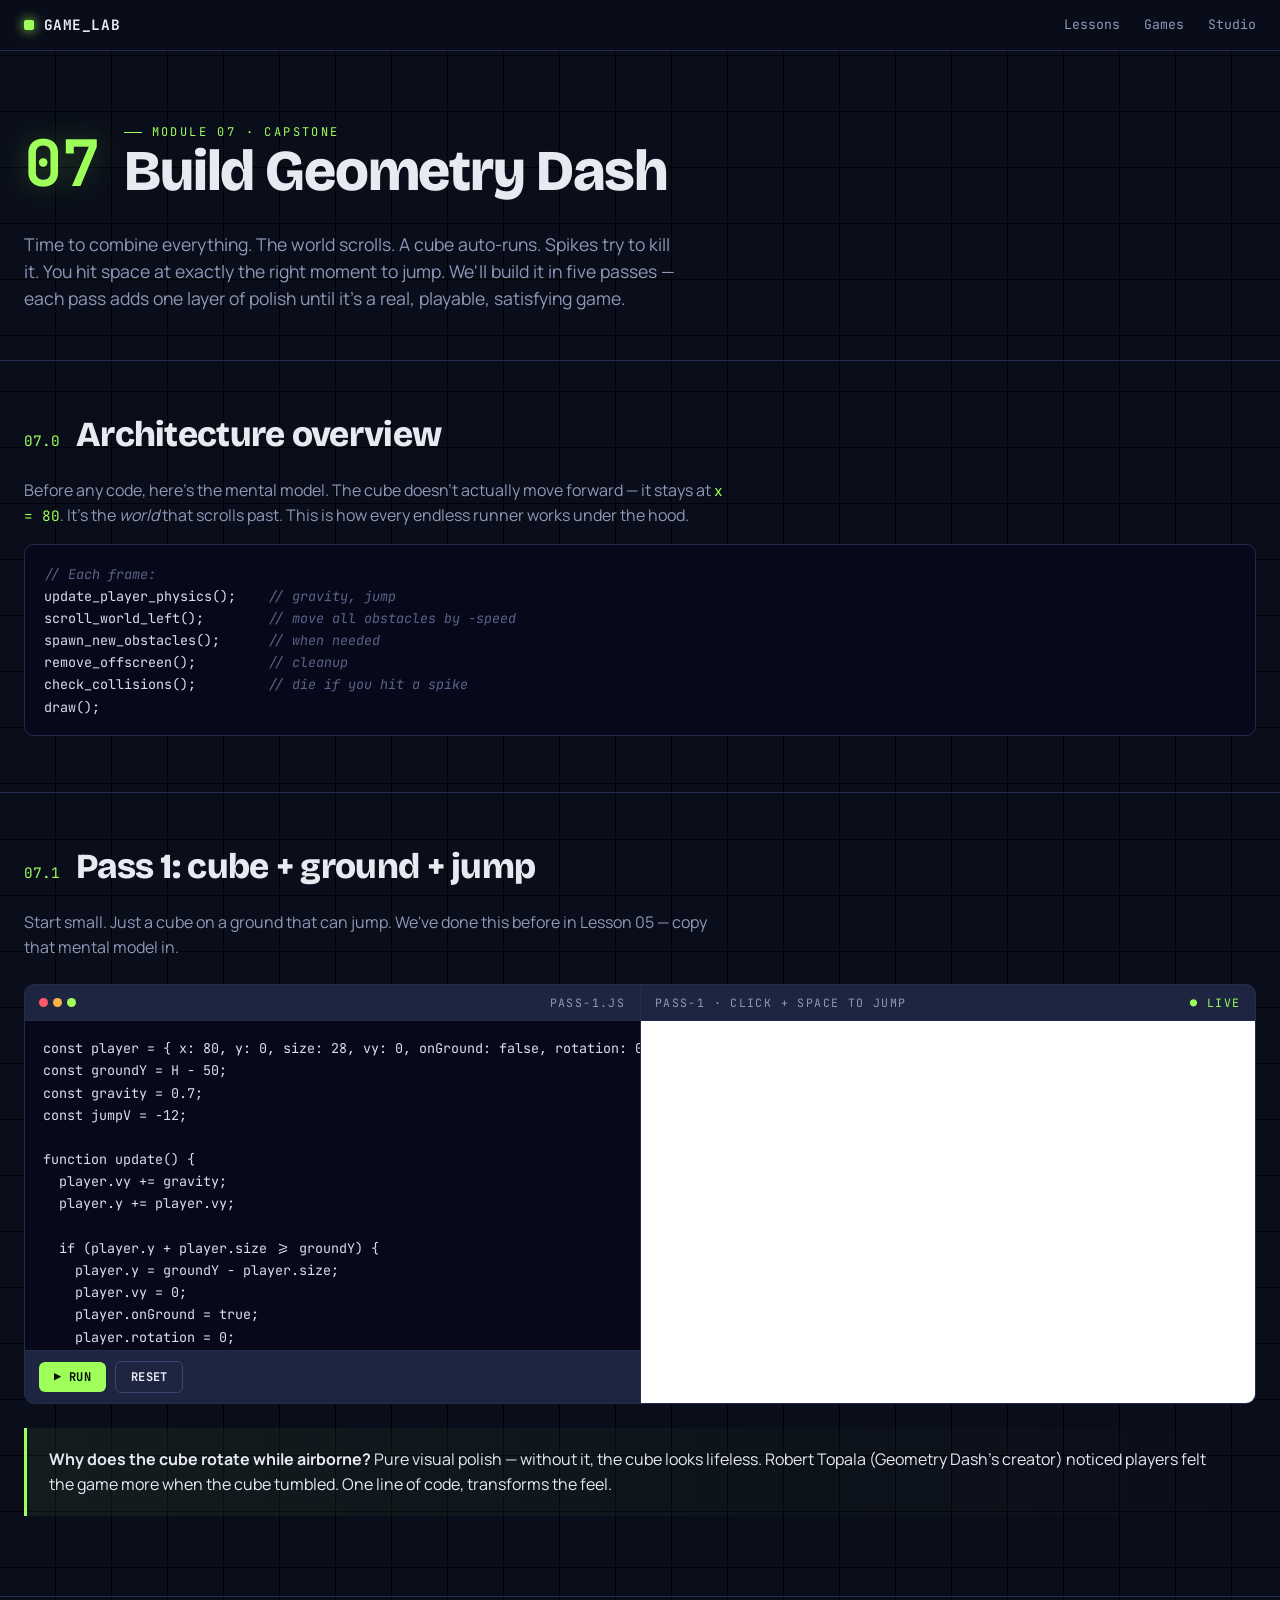
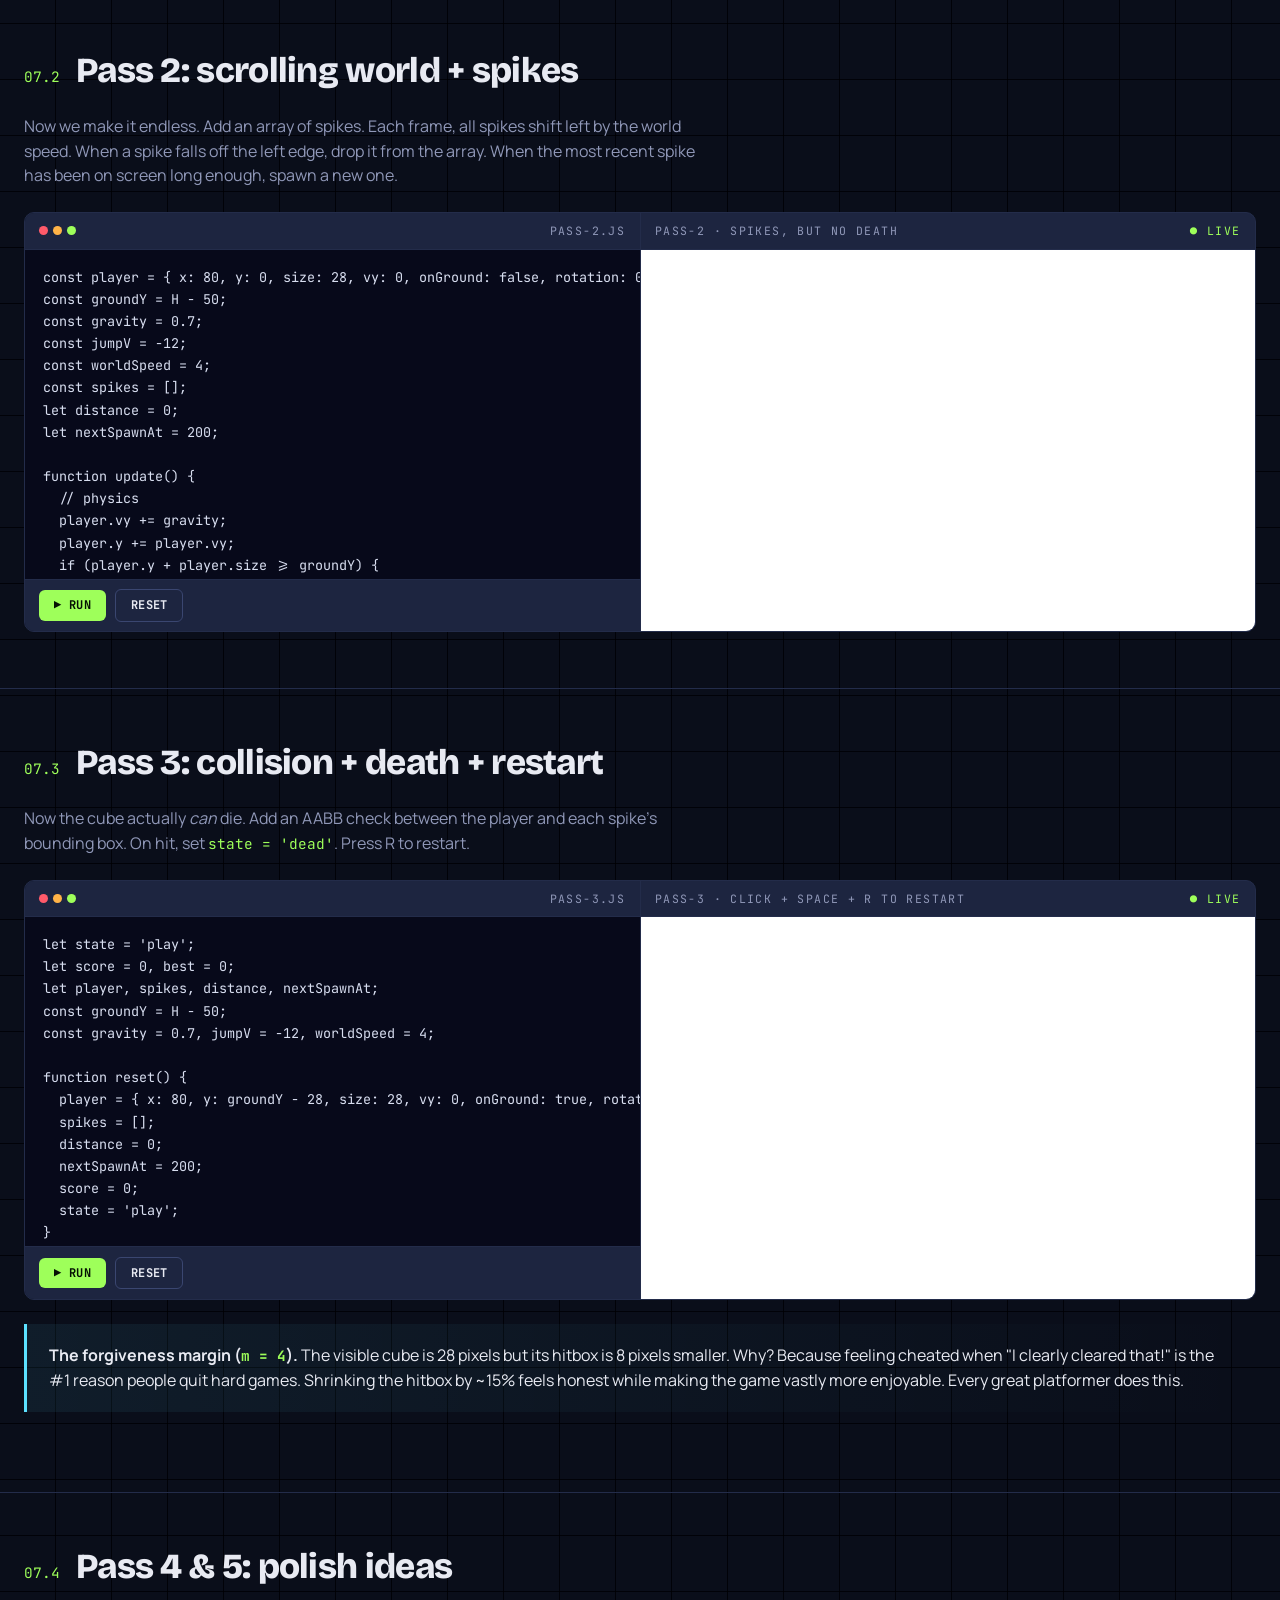
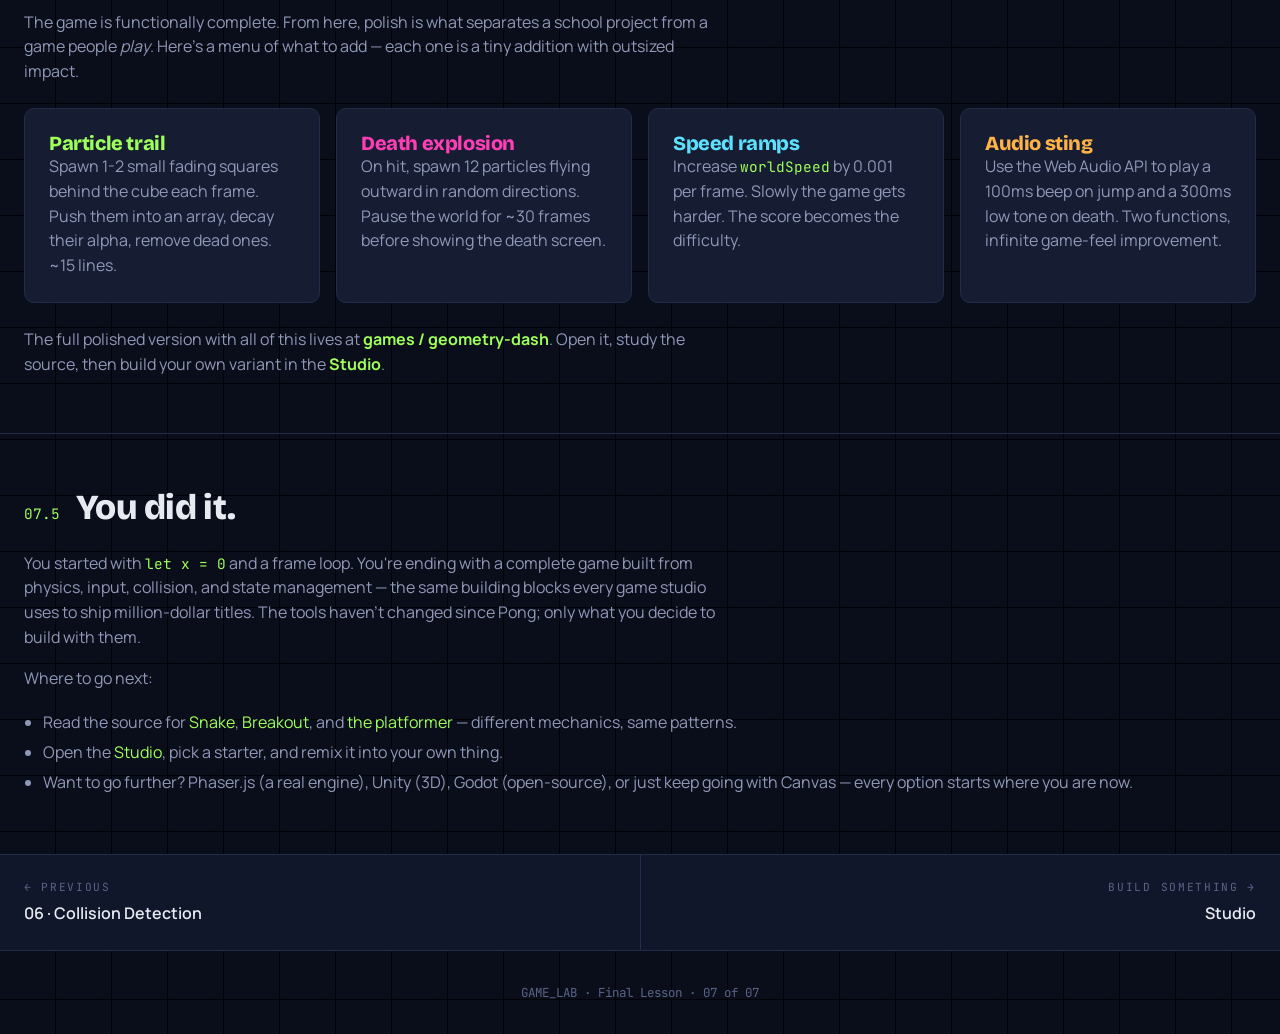
<file: lessons/07-final.html>
<!doctype html>
<html lang="en">
<head>
<meta charset="utf-8">
<meta name="viewport" content="width=device-width, initial-scale=1">
<title>Lesson 07 · Final Project — Geometry Dash</title>
<link rel="stylesheet" href="../shared.css">
</head>
<body>

<nav class="nav">
  <div class="nav-inner">
    <a class="brand" href="../index.html"><span class="dot"></span>GAME_LAB</a>
    <ul class="nav-links">
      <li><a href="../index.html#lessons">Lessons</a></li>
      <li><a href="../index.html#games">Games</a></li>
      <li><a href="../studio/index.html">Studio</a></li>
    </ul>
  </div>
</nav>

<header class="hero">
  <div class="container">
    <div class="hero-meta">
      <div class="lesson-num">07</div>
      <div>
        <div class="eyebrow">Module 07 · Capstone</div>
        <h1>Build Geometry Dash</h1>
      </div>
    </div>
    <p class="lede">Time to combine everything. The world scrolls. A cube auto-runs. Spikes try to kill it. You hit space at exactly the right moment to jump. We'll build it in five passes — each pass adds one layer of polish until it's a real, playable, satisfying game.</p>
  </div>
</header>

<section>
  <div class="container">
    <div class="section-title"><span class="num">07.0</span><h2>Architecture overview</h2></div>
    <p>Before any code, here's the mental model. The cube doesn't actually move forward — it stays at <code>x = 80</code>. It's the <em>world</em> that scrolls past. This is how every endless runner works under the hood.</p>
    <pre class="mt-2"><code><span class="tok-com">// Each frame:</span>
update_player_physics();    <span class="tok-com">// gravity, jump</span>
scroll_world_left();        <span class="tok-com">// move all obstacles by -speed</span>
spawn_new_obstacles();      <span class="tok-com">// when needed</span>
remove_offscreen();         <span class="tok-com">// cleanup</span>
check_collisions();         <span class="tok-com">// die if you hit a spike</span>
draw();</code></pre>
  </div>
</section>

<section>
  <div class="container">
    <div class="section-title"><span class="num">07.1</span><h2>Pass 1: cube + ground + jump</h2></div>
    <p class="mb-3">Start small. Just a cube on a ground that can jump. We've done this before in Lesson 05 — copy that mental model in.</p>

    <div class="editor-shell" data-template="canvas">
      <div class="editor-pane">
        <div class="pane-header"><span class="dots"><span></span><span></span><span></span></span><span>pass-1.js</span></div>
        <textarea class="code-editor" spellcheck="false">const player = { x: 80, y: 0, size: 28, vy: 0, onGround: false, rotation: 0 };
const groundY = H - 50;
const gravity = 0.7;
const jumpV = -12;

function update() {
  player.vy += gravity;
  player.y += player.vy;

  if (player.y + player.size >= groundY) {
    player.y = groundY - player.size;
    player.vy = 0;
    player.onGround = true;
    player.rotation = 0;
  } else {
    player.onGround = false;
    player.rotation += 0.18;
  }

  if (keys[' '] && player.onGround) player.vy = jumpV;
}

function draw() {
  ctx.fillStyle = '#1a2340'; ctx.fillRect(0, 0, W, H);
  // ground
  ctx.fillStyle = '#9eff5a'; ctx.fillRect(0, groundY, W, H);
  // cube — drawn rotated around its center
  ctx.save();
  ctx.translate(player.x + player.size/2, player.y + player.size/2);
  ctx.rotate(player.rotation);
  ctx.fillStyle = '#9eff5a';
  ctx.fillRect(-player.size/2, -player.size/2, player.size, player.size);
  ctx.fillStyle = '#0a0e1a';
  ctx.fillRect(-player.size/2 + 5, -player.size/2 + 5, player.size - 10, player.size - 10);
  ctx.restore();
}

function loop() { update(); draw(); requestAnimationFrame(loop); }
loop();</textarea>
        <div class="editor-toolbar"><button class="btn btn-sm" data-action="run">▶ Run</button><button class="btn btn-sm btn-secondary" data-action="reset">Reset</button></div>
      </div>
      <div class="preview-pane">
        <div class="pane-header"><span>pass-1 · click + space to jump</span><span style="color:var(--lime)">● LIVE</span></div>
        <iframe class="preview-frame" sandbox="allow-scripts"></iframe>
      </div>
    </div>

    <div class="callout">
      <strong>Why does the cube rotate while airborne?</strong> Pure visual polish — without it, the cube looks lifeless. Robert Topala (Geometry Dash's creator) noticed players felt the game more when the cube tumbled. One line of code, transforms the feel.
    </div>
  </div>
</section>

<section>
  <div class="container">
    <div class="section-title"><span class="num">07.2</span><h2>Pass 2: scrolling world + spikes</h2></div>
    <p class="mb-3">Now we make it endless. Add an array of spikes. Each frame, all spikes shift left by the world speed. When a spike falls off the left edge, drop it from the array. When the most recent spike has been on screen long enough, spawn a new one.</p>

    <div class="editor-shell" data-template="canvas">
      <div class="editor-pane">
        <div class="pane-header"><span class="dots"><span></span><span></span><span></span></span><span>pass-2.js</span></div>
        <textarea class="code-editor" spellcheck="false">const player = { x: 80, y: 0, size: 28, vy: 0, onGround: false, rotation: 0 };
const groundY = H - 50;
const gravity = 0.7;
const jumpV = -12;
const worldSpeed = 4;
const spikes = [];
let distance = 0;
let nextSpawnAt = 200;

function update() {
  // physics
  player.vy += gravity;
  player.y += player.vy;
  if (player.y + player.size >= groundY) {
    player.y = groundY - player.size;
    player.vy = 0;
    player.onGround = true;
    player.rotation = 0;
  } else {
    player.onGround = false;
    player.rotation += 0.18;
  }
  if (keys[' '] && player.onGround) player.vy = jumpV;

  // scroll
  spikes.forEach(s =&gt; s.x -= worldSpeed);
  while (spikes.length && spikes[0].x &lt; -40) spikes.shift();

  // spawn
  distance += worldSpeed;
  if (distance &gt; nextSpawnAt) {
    spikes.push({ x: W + 20, w: 24, h: 28 });
    nextSpawnAt = distance + 160 + Math.random() * 100;
  }
}

function drawSpike(s) {
  ctx.fillStyle = '#ff3eb5';
  ctx.beginPath();
  ctx.moveTo(s.x, groundY);
  ctx.lineTo(s.x + s.w/2, groundY - s.h);
  ctx.lineTo(s.x + s.w, groundY);
  ctx.closePath();
  ctx.fill();
}

function draw() {
  ctx.fillStyle = '#1a2340'; ctx.fillRect(0, 0, W, H);
  ctx.fillStyle = '#9eff5a'; ctx.fillRect(0, groundY, W, H);
  spikes.forEach(drawSpike);
  ctx.save();
  ctx.translate(player.x + player.size/2, player.y + player.size/2);
  ctx.rotate(player.rotation);
  ctx.fillStyle = '#9eff5a';
  ctx.fillRect(-player.size/2, -player.size/2, player.size, player.size);
  ctx.fillStyle = '#0a0e1a';
  ctx.fillRect(-player.size/2 + 5, -player.size/2 + 5, player.size - 10, player.size - 10);
  ctx.restore();
}

function loop() { update(); draw(); requestAnimationFrame(loop); }
loop();</textarea>
        <div class="editor-toolbar"><button class="btn btn-sm" data-action="run">▶ Run</button><button class="btn btn-sm btn-secondary" data-action="reset">Reset</button></div>
      </div>
      <div class="preview-pane">
        <div class="pane-header"><span>pass-2 · spikes, but no death</span><span style="color:var(--lime)">● LIVE</span></div>
        <iframe class="preview-frame" sandbox="allow-scripts"></iframe>
      </div>
    </div>
  </div>
</section>

<section>
  <div class="container">
    <div class="section-title"><span class="num">07.3</span><h2>Pass 3: collision + death + restart</h2></div>
    <p class="mb-3">Now the cube actually <em>can</em> die. Add an AABB check between the player and each spike's bounding box. On hit, set <code>state = 'dead'</code>. Press R to restart.</p>

    <div class="editor-shell" data-template="canvas">
      <div class="editor-pane">
        <div class="pane-header"><span class="dots"><span></span><span></span><span></span></span><span>pass-3.js</span></div>
        <textarea class="code-editor" spellcheck="false">let state = 'play';
let score = 0, best = 0;
let player, spikes, distance, nextSpawnAt;
const groundY = H - 50;
const gravity = 0.7, jumpV = -12, worldSpeed = 4;

function reset() {
  player = { x: 80, y: groundY - 28, size: 28, vy: 0, onGround: true, rotation: 0 };
  spikes = [];
  distance = 0;
  nextSpawnAt = 200;
  score = 0;
  state = 'play';
}
reset();

function update() {
  if (state === 'dead') {
    if (keys['r'] || keys['R']) reset();
    return;
  }

  player.vy += gravity;
  player.y += player.vy;
  if (player.y + player.size >= groundY) {
    player.y = groundY - player.size;
    player.vy = 0;
    player.onGround = true;
    player.rotation = 0;
  } else {
    player.onGround = false;
    player.rotation += 0.18;
  }
  if (keys[' '] && player.onGround) player.vy = jumpV;

  spikes.forEach(s =&gt; s.x -= worldSpeed);
  while (spikes.length && spikes[0].x &lt; -40) spikes.shift();

  distance += worldSpeed;
  if (distance &gt; nextSpawnAt) {
    spikes.push({ x: W + 20, w: 24, h: 28 });
    nextSpawnAt = distance + 160 + Math.random() * 100;
  }

  score = Math.floor(distance / 10);
  best = Math.max(best, score);

  // AABB death check (with a small forgiveness margin)
  const m = 4;
  for (const s of spikes) {
    if (player.x + player.size - m &gt; s.x &amp;&amp;
        player.x + m &lt; s.x + s.w &amp;&amp;
        player.y + player.size - m &gt; groundY - s.h) {
      state = 'dead';
      break;
    }
  }
}

function draw() {
  ctx.fillStyle = '#1a2340'; ctx.fillRect(0, 0, W, H);
  ctx.fillStyle = '#9eff5a'; ctx.fillRect(0, groundY, W, H);
  ctx.fillStyle = '#ff3eb5';
  spikes.forEach(s =&gt; {
    ctx.beginPath();
    ctx.moveTo(s.x, groundY);
    ctx.lineTo(s.x + s.w/2, groundY - s.h);
    ctx.lineTo(s.x + s.w, groundY);
    ctx.closePath();
    ctx.fill();
  });
  if (state === 'play') {
    ctx.save();
    ctx.translate(player.x + player.size/2, player.y + player.size/2);
    ctx.rotate(player.rotation);
    ctx.fillStyle = '#9eff5a';
    ctx.fillRect(-player.size/2, -player.size/2, player.size, player.size);
    ctx.fillStyle = '#0a0e1a';
    ctx.fillRect(-player.size/2 + 5, -player.size/2 + 5, player.size - 10, player.size - 10);
    ctx.restore();
  }

  // HUD
  ctx.fillStyle = '#fff';
  ctx.font = 'bold 14px monospace';
  ctx.fillText('SCORE ' + score, 12, 22);
  ctx.fillText('BEST ' + best, W - 90, 22);

  if (state === 'dead') {
    ctx.fillStyle = 'rgba(0,0,0,0.55)';
    ctx.fillRect(0, 0, W, H);
    ctx.fillStyle = '#ff3eb5';
    ctx.font = 'bold 28px monospace';
    ctx.textAlign = 'center';
    ctx.fillText('YOU DIED', W/2, H/2 - 12);
    ctx.fillStyle = '#fff';
    ctx.font = 'bold 14px monospace';
    ctx.fillText('press R to restart', W/2, H/2 + 18);
    ctx.textAlign = 'start';
  }
}

function loop() { update(); draw(); requestAnimationFrame(loop); }
loop();</textarea>
        <div class="editor-toolbar"><button class="btn btn-sm" data-action="run">▶ Run</button><button class="btn btn-sm btn-secondary" data-action="reset">Reset</button></div>
      </div>
      <div class="preview-pane">
        <div class="pane-header"><span>pass-3 · click + space + R to restart</span><span style="color:var(--lime)">● LIVE</span></div>
        <iframe class="preview-frame" sandbox="allow-scripts"></iframe>
      </div>
    </div>

    <div class="callout tip mt-3">
      <strong>The forgiveness margin (<code>m = 4</code>).</strong> The visible cube is 28 pixels but its hitbox is 8 pixels smaller. Why? Because feeling cheated when "I clearly cleared that!" is the #1 reason people quit hard games. Shrinking the hitbox by ~15% feels honest while making the game vastly more enjoyable. Every great platformer does this.
    </div>
  </div>
</section>

<section>
  <div class="container">
    <div class="section-title"><span class="num">07.4</span><h2>Pass 4 & 5: polish ideas</h2></div>
    <p>The game is functionally complete. From here, polish is what separates a school project from a game people <em>play</em>. Here's a menu of what to add — each one is a tiny addition with outsized impact.</p>
    <div class="row mt-3">
      <div class="card">
        <h3 style="color:var(--lime)">Particle trail</h3>
        <p>Spawn 1-2 small fading squares behind the cube each frame. Push them into an array, decay their alpha, remove dead ones. ~15 lines.</p>
      </div>
      <div class="card">
        <h3 style="color:var(--magenta)">Death explosion</h3>
        <p>On hit, spawn 12 particles flying outward in random directions. Pause the world for ~30 frames before showing the death screen.</p>
      </div>
      <div class="card">
        <h3 style="color:var(--cyan)">Speed ramps</h3>
        <p>Increase <code>worldSpeed</code> by 0.001 per frame. Slowly the game gets harder. The score becomes the difficulty.</p>
      </div>
      <div class="card">
        <h3 style="color:var(--amber)">Audio sting</h3>
        <p>Use the Web Audio API to play a 100ms beep on jump and a 300ms low tone on death. Two functions, infinite game-feel improvement.</p>
      </div>
    </div>

    <p class="mt-3">The full polished version with all of this lives at <a href="../games/geometry-dash.html"><strong>games / geometry-dash</strong></a>. Open it, study the source, then build your own variant in the <a href="../studio/index.html"><strong>Studio</strong></a>.</p>
  </div>
</section>

<section>
  <div class="container">
    <div class="section-title"><span class="num">07.5</span><h2>You did it.</h2></div>
    <p>You started with <code>let x = 0</code> and a frame loop. You're ending with a complete game built from physics, input, collision, and state management — the same building blocks every game studio uses to ship million-dollar titles. The tools haven't changed since Pong; only what you decide to build with them.</p>
    <p class="mt-2">Where to go next:</p>
    <ul class="mt-2" style="color:var(--text-dim);padding-left:1.2rem;line-height:1.9">
      <li>Read the source for <a href="../games/snake.html">Snake</a>, <a href="../games/breakout.html">Breakout</a>, and <a href="../games/platformer.html">the platformer</a> — different mechanics, same patterns.</li>
      <li>Open the <a href="../studio/index.html">Studio</a>, pick a starter, and remix it into your own thing.</li>
      <li>Want to go further? Phaser.js (a real engine), Unity (3D), Godot (open-source), or just keep going with Canvas — every option starts where you are now.</li>
    </ul>
  </div>
</section>

<nav class="lesson-nav">
  <a href="06-collision.html"><span class="label">← Previous</span><span class="title">06 · Collision Detection</span></a>
  <a href="../studio/index.html" class="next"><span class="label">Build something →</span><span class="title">Studio</span></a>
</nav>

<footer class="site-footer">GAME_LAB · Final Lesson · 07 of 07</footer>

<script src="../shared.js"></script>

</body>
</html>
</file>
<file: shared.css>
/* ============================================
   GAME LAB — Shared Styles
   Aesthetic: Terminal Arcade / Neon Blueprint
   ============================================ */

@import url('https://fonts.googleapis.com/css2?family=JetBrains+Mono:wght@400;500;700&family=Manrope:wght@300;400;500;600;700;800&family=Bricolage+Grotesque:opsz,wght@12..96,400;12..96,600;12..96,800&display=swap');

:root {
  /* Colors */
  --bg:          #0a0e1a;
  --bg-elev:    #11172a;
  --bg-card:    #161d33;
  --bg-soft:    #1d2540;
  --line:       #232c4a;
  --line-bright:#3a4670;
  --text:       #e8eaf2;
  --text-dim:   #9098b8;
  --text-mute:  #5a6388;

  --lime:       #9eff5a;
  --lime-glow:  #9eff5a40;
  --magenta:    #ff3eb5;
  --magenta-glow:#ff3eb540;
  --cyan:       #5ce1ff;
  --amber:      #ffb347;
  --red:        #ff5a6a;

  /* Type */
  --font-display: 'Bricolage Grotesque', 'Manrope', sans-serif;
  --font-body:    'Manrope', system-ui, sans-serif;
  --font-mono:    'JetBrains Mono', 'Menlo', monospace;

  /* Layout */
  --radius-sm: 6px;
  --radius:    10px;
  --radius-lg: 16px;
  --pad:       clamp(1rem, 2vw, 1.5rem);
  --maxw:      1280px;

  --shadow-glow: 0 0 24px var(--lime-glow);
}

* { box-sizing: border-box; margin: 0; padding: 0; }

html, body {
  background: var(--bg);
  color: var(--text);
  font-family: var(--font-body);
  font-size: 16px;
  line-height: 1.55;
  -webkit-font-smoothing: antialiased;
  min-height: 100vh;
  scroll-behavior: smooth;
}

/* Blueprint grid background (subtle) */
body {
  background-image:
    radial-gradient(1200px 600px at 80% -10%, #1a2340 0%, transparent 70%),
    radial-gradient(900px 400px at -10% 110%, #1a1a30 0%, transparent 70%),
    linear-gradient(var(--line) 1px, transparent 1px),
    linear-gradient(90deg, var(--line) 1px, transparent 1px);
  background-size: 100% 100%, 100% 100%, 56px 56px, 56px 56px;
  background-position: 0 0, 0 0, -1px -1px, -1px -1px;
  background-color: var(--bg);
  background-blend-mode: normal, normal, multiply, multiply;
}

a { color: var(--lime); text-decoration: none; }
a:hover { text-decoration: underline; }

button { font-family: inherit; cursor: pointer; }

/* ===== Typography ===== */
h1, h2, h3, h4 {
  font-family: var(--font-display);
  font-weight: 800;
  letter-spacing: -0.02em;
  line-height: 1.05;
}
h1 { font-size: clamp(2.2rem, 5vw, 3.6rem); }
h2 { font-size: clamp(1.6rem, 3vw, 2.2rem); }
h3 { font-size: 1.25rem; }
p  { color: var(--text-dim); max-width: 70ch; }

.mono { font-family: var(--font-mono); }
.eyebrow {
  font-family: var(--font-mono);
  font-size: 0.75rem;
  letter-spacing: 0.2em;
  text-transform: uppercase;
  color: var(--lime);
  display: inline-flex;
  align-items: center;
  gap: 0.6rem;
}
.eyebrow::before {
  content: "";
  width: 18px; height: 1px;
  background: var(--lime);
  display: inline-block;
}

/* ===== Layout ===== */
.container {
  max-width: var(--maxw);
  margin: 0 auto;
  padding: 0 var(--pad);
}

/* ===== Navigation ===== */
.nav {
  position: sticky;
  top: 0;
  z-index: 100;
  background: rgba(10, 14, 26, 0.85);
  backdrop-filter: blur(12px);
  border-bottom: 1px solid var(--line);
}
.nav-inner {
  max-width: var(--maxw);
  margin: 0 auto;
  padding: 0.85rem var(--pad);
  display: flex;
  align-items: center;
  justify-content: space-between;
  gap: 1rem;
}
.brand {
  display: flex;
  align-items: center;
  gap: 0.6rem;
  font-family: var(--font-mono);
  font-weight: 700;
  font-size: 0.9rem;
  color: var(--text);
  letter-spacing: 0.04em;
}
.brand .dot {
  width: 10px; height: 10px;
  background: var(--lime);
  border-radius: 2px;
  box-shadow: 0 0 12px var(--lime);
  animation: pulse 1.6s ease-in-out infinite;
}
@keyframes pulse { 50% { opacity: 0.4; } }
.nav-links {
  display: flex;
  gap: 1.5rem;
  list-style: none;
  font-family: var(--font-mono);
  font-size: 0.82rem;
}
.nav-links a {
  color: var(--text-dim);
  text-decoration: none;
  transition: color 0.15s;
}
.nav-links a:hover { color: var(--lime); }
.nav-links a.active { color: var(--lime); }
@media (max-width: 640px) {
  .nav-links { display: none; }
}

/* ===== Buttons ===== */
.btn {
  display: inline-flex;
  align-items: center;
  gap: 0.5rem;
  padding: 0.7rem 1.2rem;
  background: var(--lime);
  color: #061204;
  border: none;
  border-radius: var(--radius-sm);
  font-family: var(--font-mono);
  font-size: 0.85rem;
  font-weight: 700;
  letter-spacing: 0.04em;
  text-decoration: none;
  text-transform: uppercase;
  transition: transform 0.15s, box-shadow 0.15s;
}
.btn:hover {
  transform: translateY(-1px);
  box-shadow: 0 6px 20px var(--lime-glow);
  text-decoration: none;
}
.btn-secondary {
  background: transparent;
  color: var(--text);
  border: 1px solid var(--line-bright);
}
.btn-secondary:hover {
  border-color: var(--lime);
  color: var(--lime);
  box-shadow: none;
}
.btn-sm { padding: 0.45rem 0.9rem; font-size: 0.75rem; }

/* ===== Cards ===== */
.card {
  background: var(--bg-card);
  border: 1px solid var(--line);
  border-radius: var(--radius);
  padding: 1.5rem;
  transition: border-color 0.2s, transform 0.2s;
}
.card:hover {
  border-color: var(--line-bright);
}

/* ===== Code blocks ===== */
pre, .code-block {
  background: #07091a;
  border: 1px solid var(--line);
  border-radius: var(--radius);
  padding: 1.1rem 1.2rem;
  font-family: var(--font-mono);
  font-size: 0.84rem;
  line-height: 1.65;
  overflow-x: auto;
  color: #d8def0;
}
code { font-family: var(--font-mono); font-size: 0.9em; color: var(--lime); }
pre code { color: inherit; font-size: inherit; }

.tok-key { color: var(--magenta); }
.tok-str { color: var(--amber); }
.tok-num { color: var(--cyan); }
.tok-com { color: var(--text-mute); font-style: italic; }
.tok-fn  { color: var(--lime); }

/* ===== Editor / Preview Pane ===== */
.editor-shell {
  display: grid;
  grid-template-columns: 1fr 1fr;
  gap: 1px;
  background: var(--line);
  border: 1px solid var(--line);
  border-radius: var(--radius);
  overflow: hidden;
  min-height: 420px;
}
@media (max-width: 860px) {
  .editor-shell { grid-template-columns: 1fr; grid-template-rows: 320px 320px; }
}
.editor-pane, .preview-pane {
  background: var(--bg-elev);
  display: flex;
  flex-direction: column;
}
.pane-header {
  padding: 0.55rem 0.9rem;
  background: var(--bg-soft);
  border-bottom: 1px solid var(--line);
  display: flex;
  align-items: center;
  justify-content: space-between;
  font-family: var(--font-mono);
  font-size: 0.72rem;
  text-transform: uppercase;
  letter-spacing: 0.12em;
  color: var(--text-dim);
}
.pane-header .dots {
  display: flex; gap: 0.3rem;
}
.pane-header .dots span {
  width: 9px; height: 9px; border-radius: 50%; background: var(--line-bright);
}
.pane-header .dots span:nth-child(1) { background: var(--red); }
.pane-header .dots span:nth-child(2) { background: var(--amber); }
.pane-header .dots span:nth-child(3) { background: var(--lime); }

.code-editor {
  flex: 1;
  background: #07091a;
  color: #d8def0;
  border: none;
  outline: none;
  font-family: var(--font-mono);
  font-size: 0.84rem;
  line-height: 1.65;
  padding: 1rem 1.1rem;
  resize: none;
  width: 100%;
  tab-size: 2;
  white-space: pre;
}
.preview-frame {
  flex: 1;
  width: 100%;
  border: none;
  background: #fff;
}
.editor-toolbar {
  padding: 0.6rem 0.9rem;
  background: var(--bg-soft);
  border-top: 1px solid var(--line);
  display: flex;
  gap: 0.6rem;
  align-items: center;
  flex-wrap: wrap;
}

/* ===== Lesson hero ===== */
.hero {
  padding: 4rem 0 3rem;
  border-bottom: 1px solid var(--line);
  position: relative;
  overflow: hidden;
}
.hero-meta {
  display: flex;
  gap: 1.5rem;
  align-items: center;
  margin-bottom: 1.2rem;
  flex-wrap: wrap;
}
.lesson-num {
  font-family: var(--font-mono);
  font-size: 4rem;
  font-weight: 700;
  color: var(--lime);
  line-height: 1;
  text-shadow: 0 0 30px var(--lime-glow);
}
.hero h1 { margin-bottom: 0.6rem; }
.hero .lede { font-size: 1.1rem; max-width: 60ch; }

/* ===== Sections ===== */
section { padding: 3.5rem 0; border-bottom: 1px solid var(--line); }
section:last-of-type { border-bottom: none; }
.section-title {
  display: flex; gap: 1rem; align-items: baseline;
  margin-bottom: 1.5rem;
  flex-wrap: wrap;
}
.section-title .num {
  font-family: var(--font-mono);
  color: var(--lime);
  font-size: 0.9rem;
}

/* ===== Callouts ===== */
.callout {
  padding: 1.2rem 1.4rem;
  border-left: 3px solid var(--lime);
  background: linear-gradient(90deg, rgba(158,255,90,0.06), transparent);
  border-radius: 0 var(--radius) var(--radius) 0;
  margin: 1.5rem 0;
}
.callout.warn { border-color: var(--amber); background: linear-gradient(90deg, rgba(255,179,71,0.08), transparent); }
.callout.tip  { border-color: var(--cyan);  background: linear-gradient(90deg, rgba(92,225,255,0.07), transparent); }
.callout strong { color: var(--text); }

/* ===== Challenge box ===== */
.challenge {
  background: var(--bg-card);
  border: 1px solid var(--magenta);
  border-radius: var(--radius);
  padding: 1.5rem;
  margin-top: 1.5rem;
  position: relative;
}
.challenge::before {
  content: "CHALLENGE";
  position: absolute;
  top: -10px;
  left: 1rem;
  background: var(--magenta);
  color: #1a0212;
  padding: 2px 10px;
  font-family: var(--font-mono);
  font-size: 0.7rem;
  font-weight: 700;
  letter-spacing: 0.15em;
  border-radius: 3px;
}
.check-result {
  margin-top: 0.8rem;
  font-family: var(--font-mono);
  font-size: 0.85rem;
  padding: 0.6rem 0.9rem;
  border-radius: var(--radius-sm);
  display: none;
}
.check-result.show { display: block; }
.check-result.pass { background: rgba(158,255,90,0.1); color: var(--lime); border: 1px solid var(--lime); }
.check-result.fail { background: rgba(255,90,106,0.1); color: var(--red); border: 1px solid var(--red); }

/* ===== Footer / next nav ===== */
.lesson-nav {
  display: grid;
  grid-template-columns: 1fr 1fr;
  gap: 1px;
  background: var(--line);
  border-top: 1px solid var(--line);
  border-bottom: 1px solid var(--line);
}
.lesson-nav a {
  padding: 1.5rem var(--pad);
  background: var(--bg-elev);
  display: flex;
  flex-direction: column;
  gap: 0.3rem;
  text-decoration: none;
  color: var(--text);
  transition: background 0.15s;
}
.lesson-nav a:hover { background: var(--bg-card); text-decoration: none; }
.lesson-nav .label {
  font-family: var(--font-mono);
  font-size: 0.7rem;
  text-transform: uppercase;
  letter-spacing: 0.15em;
  color: var(--text-mute);
}
.lesson-nav .title { font-weight: 600; }
.lesson-nav .next { text-align: right; align-items: flex-end; }
.lesson-nav .disabled { opacity: 0.4; pointer-events: none; }

footer.site-footer {
  padding: 2rem var(--pad);
  text-align: center;
  font-family: var(--font-mono);
  font-size: 0.78rem;
  color: var(--text-mute);
}

/* ===== Game canvas ===== */
.game-stage {
  background: #000;
  border: 1px solid var(--line-bright);
  border-radius: var(--radius);
  display: block;
  margin: 0 auto;
  max-width: 100%;
  box-shadow: 0 0 60px rgba(158,255,90,0.08);
}

/* ===== Utility ===== */
.row { display: flex; gap: 1rem; flex-wrap: wrap; }
.row > * { flex: 1; min-width: 220px; }
.center { text-align: center; }
.mt-1 { margin-top: 0.5rem; } .mt-2 { margin-top: 1rem; } .mt-3 { margin-top: 1.5rem; } .mt-4 { margin-top: 2rem; }
.mb-1 { margin-bottom: 0.5rem; } .mb-2 { margin-bottom: 1rem; } .mb-3 { margin-bottom: 1.5rem; }
.tag {
  display: inline-block;
  padding: 0.2rem 0.6rem;
  border: 1px solid var(--line-bright);
  border-radius: 999px;
  font-family: var(--font-mono);
  font-size: 0.7rem;
  color: var(--text-dim);
  letter-spacing: 0.06em;
}
.tag.lime { color: var(--lime); border-color: var(--lime); }
.tag.mag  { color: var(--magenta); border-color: var(--magenta); }
.tag.cyan { color: var(--cyan); border-color: var(--cyan); }

/* ===== Scrollbar ===== */
::-webkit-scrollbar { width: 10px; height: 10px; }
::-webkit-scrollbar-track { background: var(--bg); }
::-webkit-scrollbar-thumb { background: var(--line-bright); border-radius: 5px; }
::-webkit-scrollbar-thumb:hover { background: var(--lime); }
</file>
